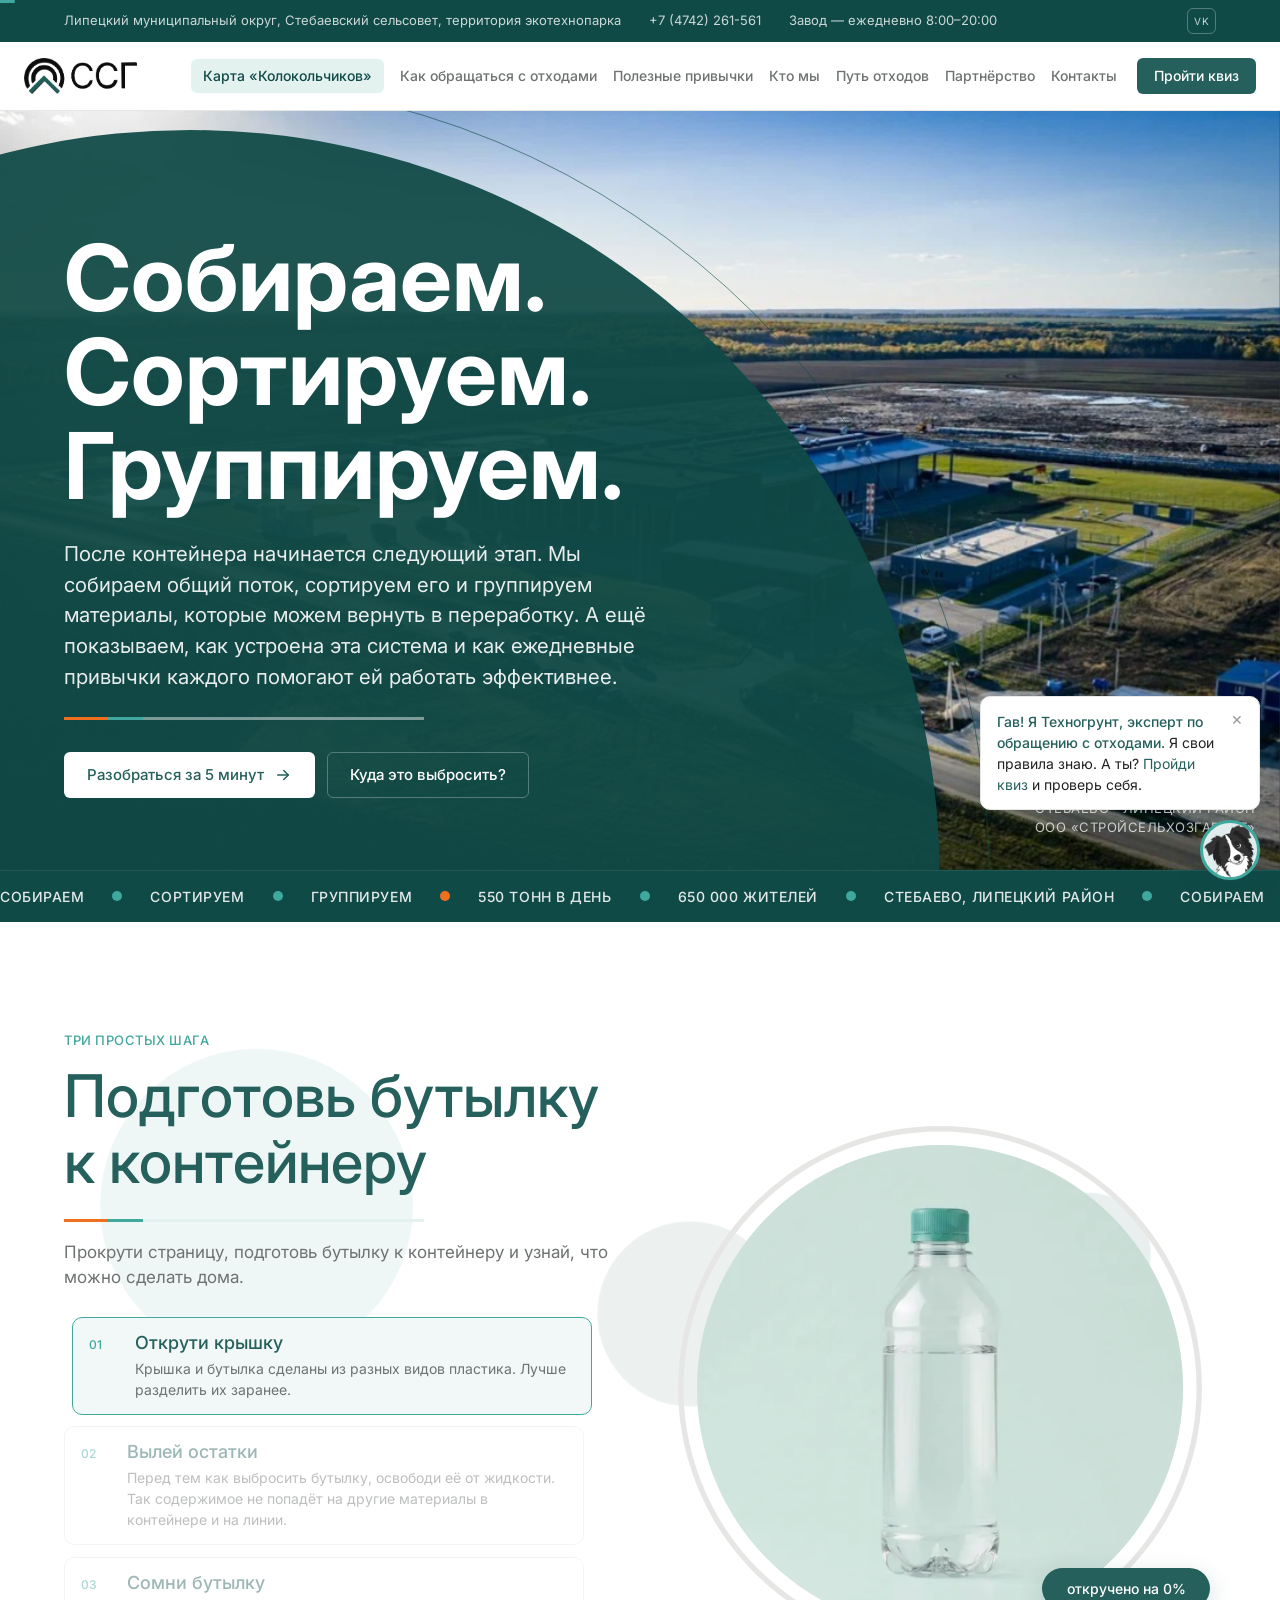
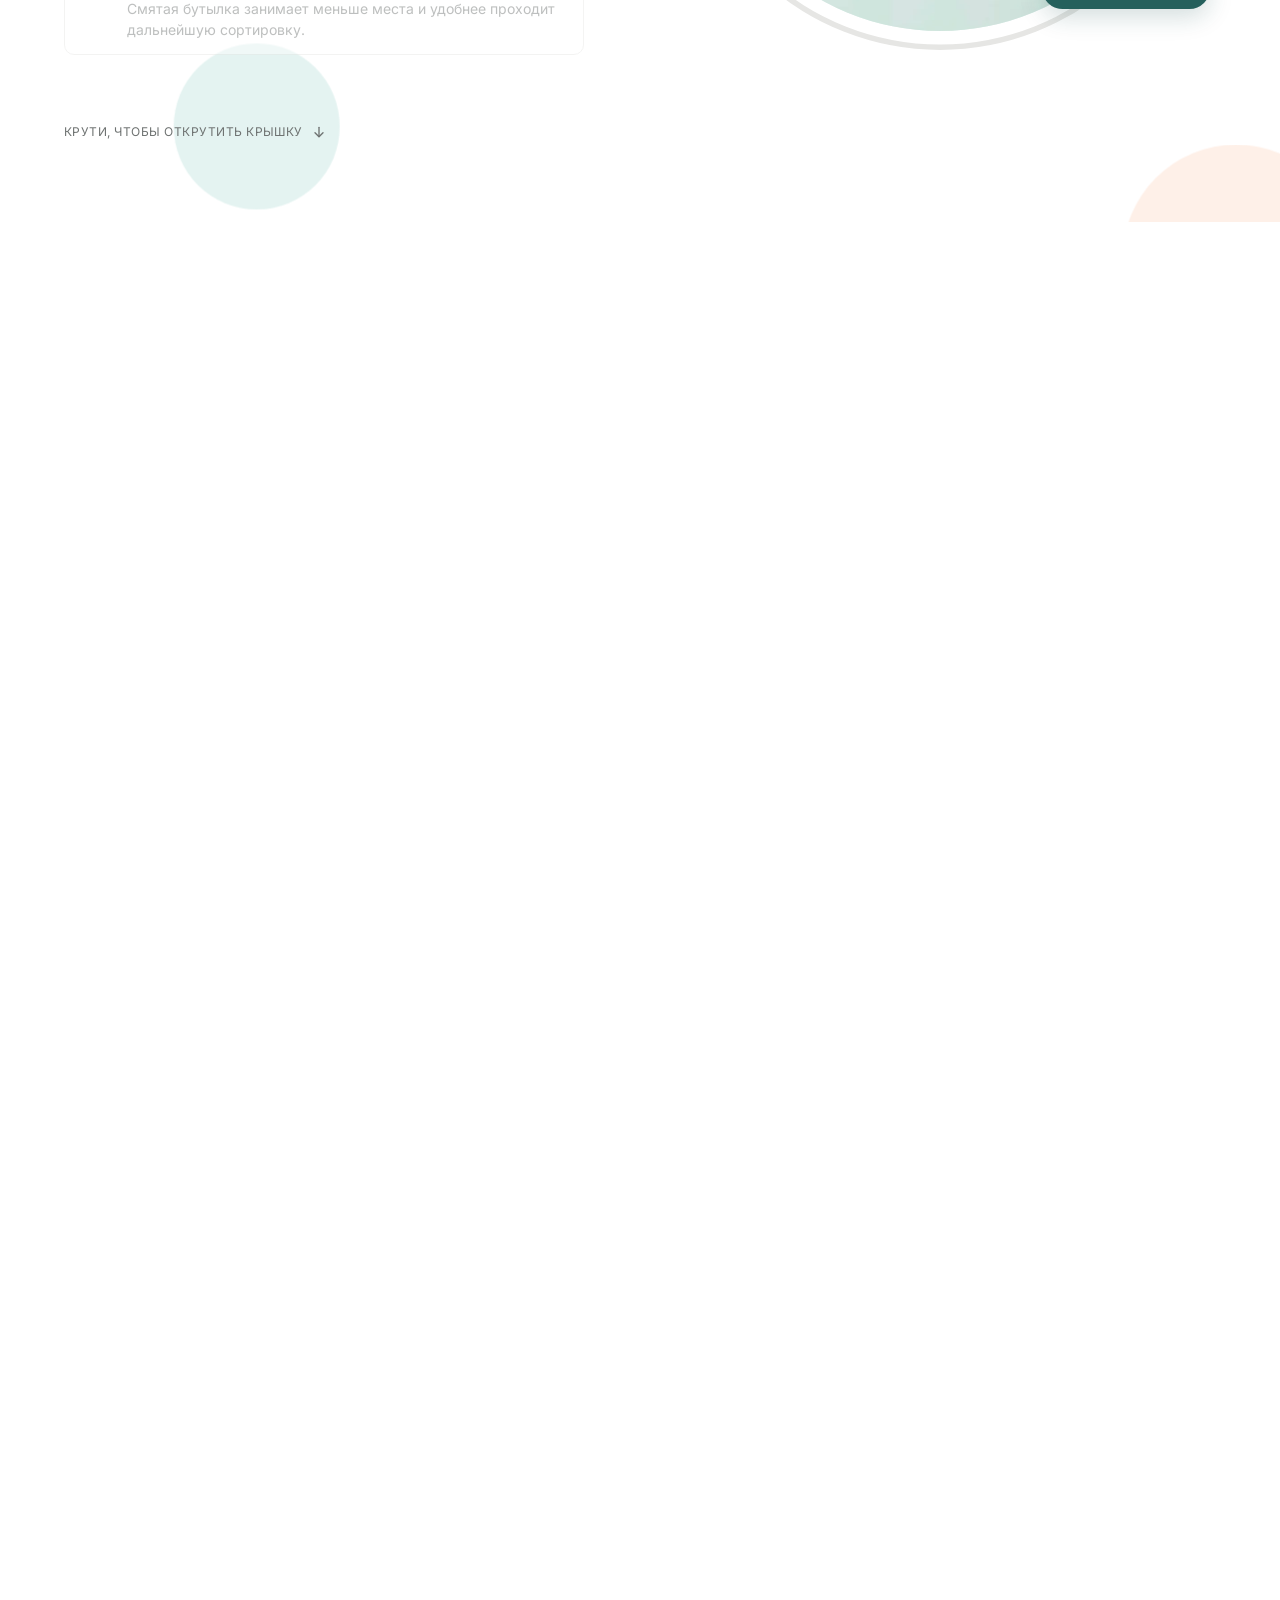
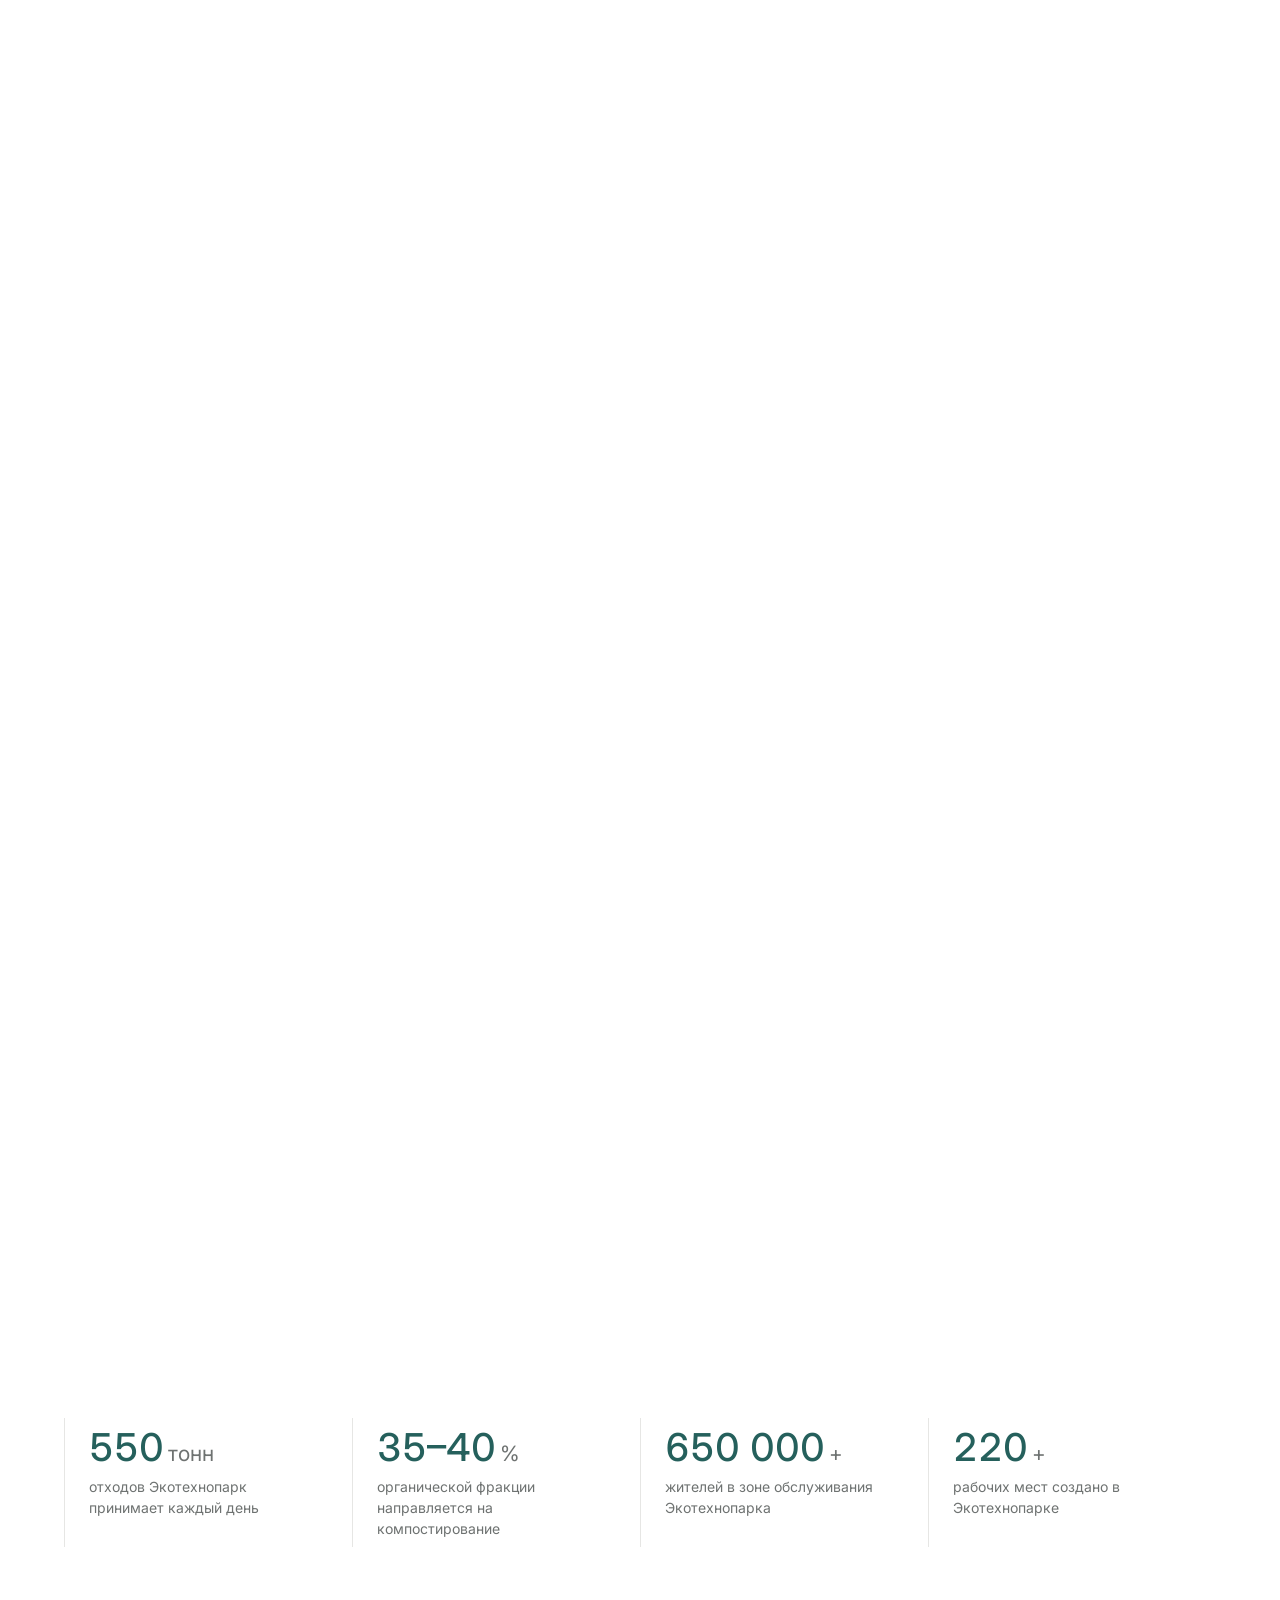
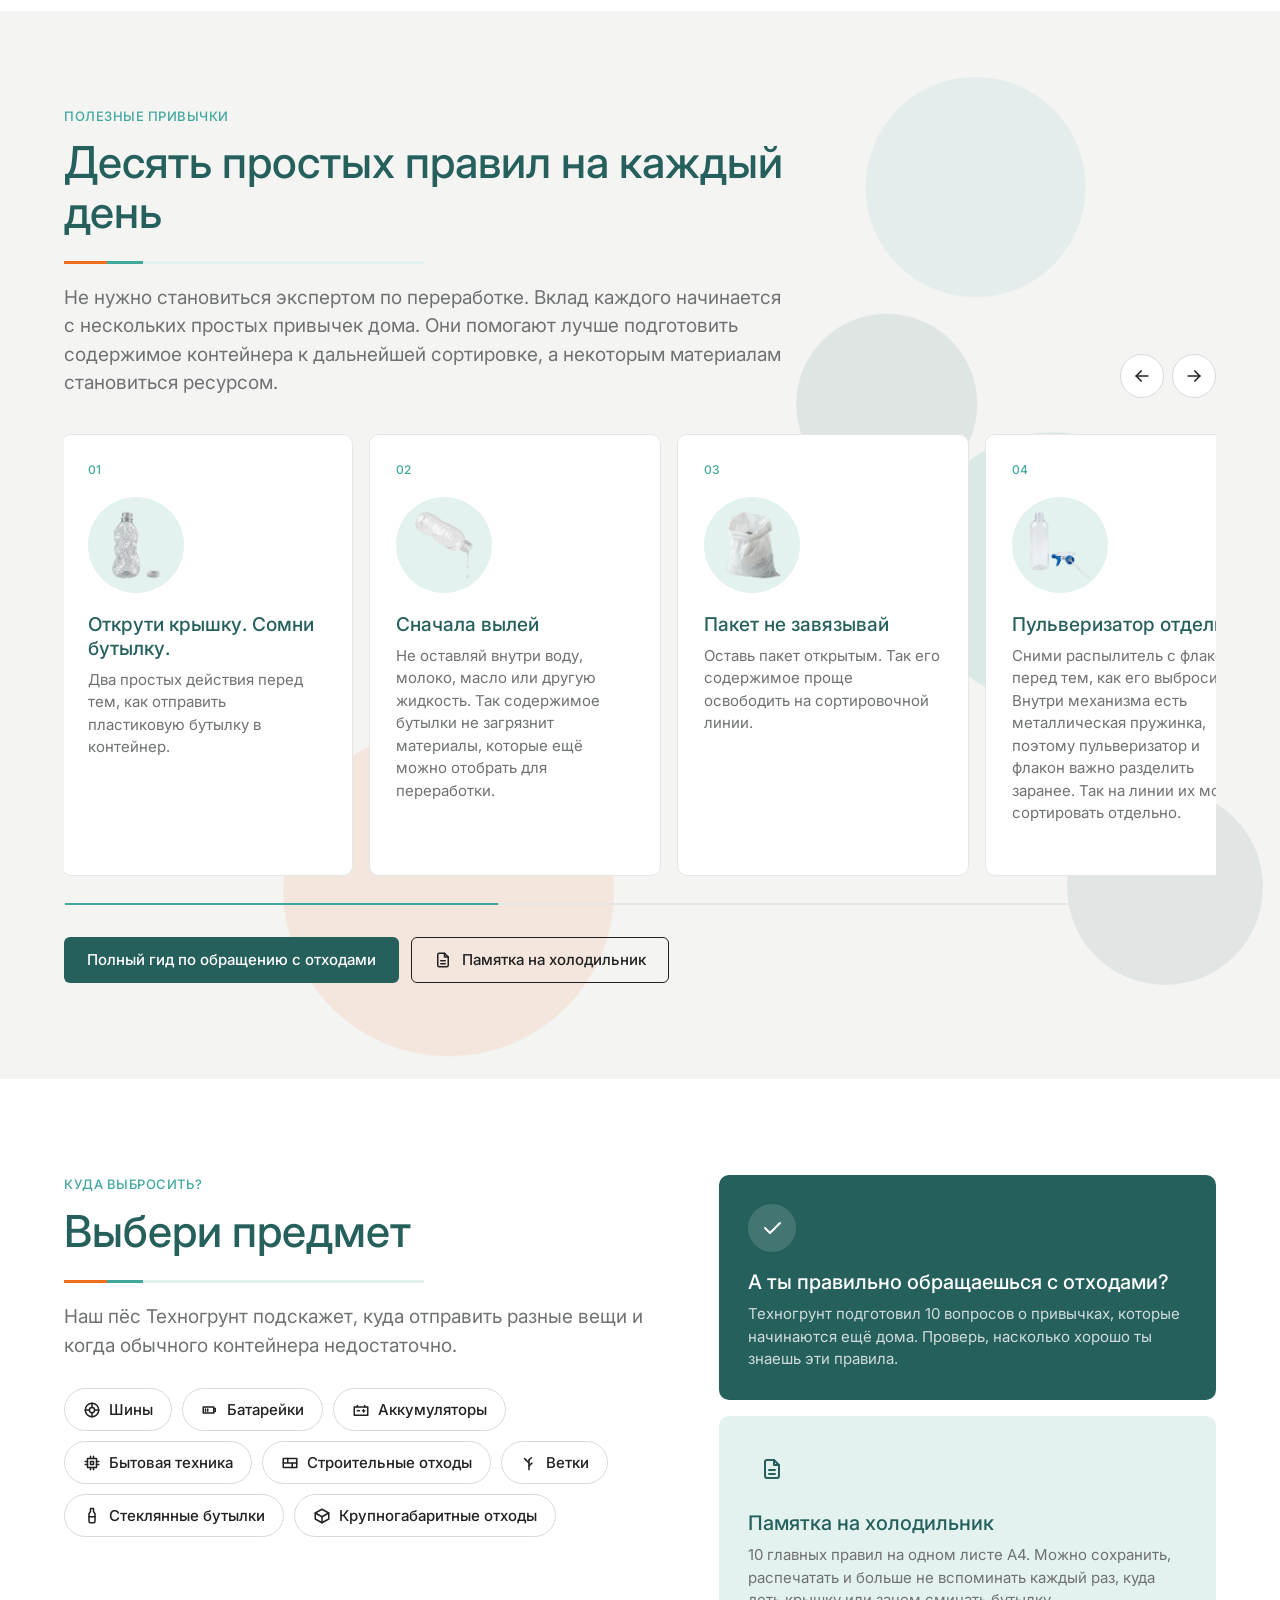
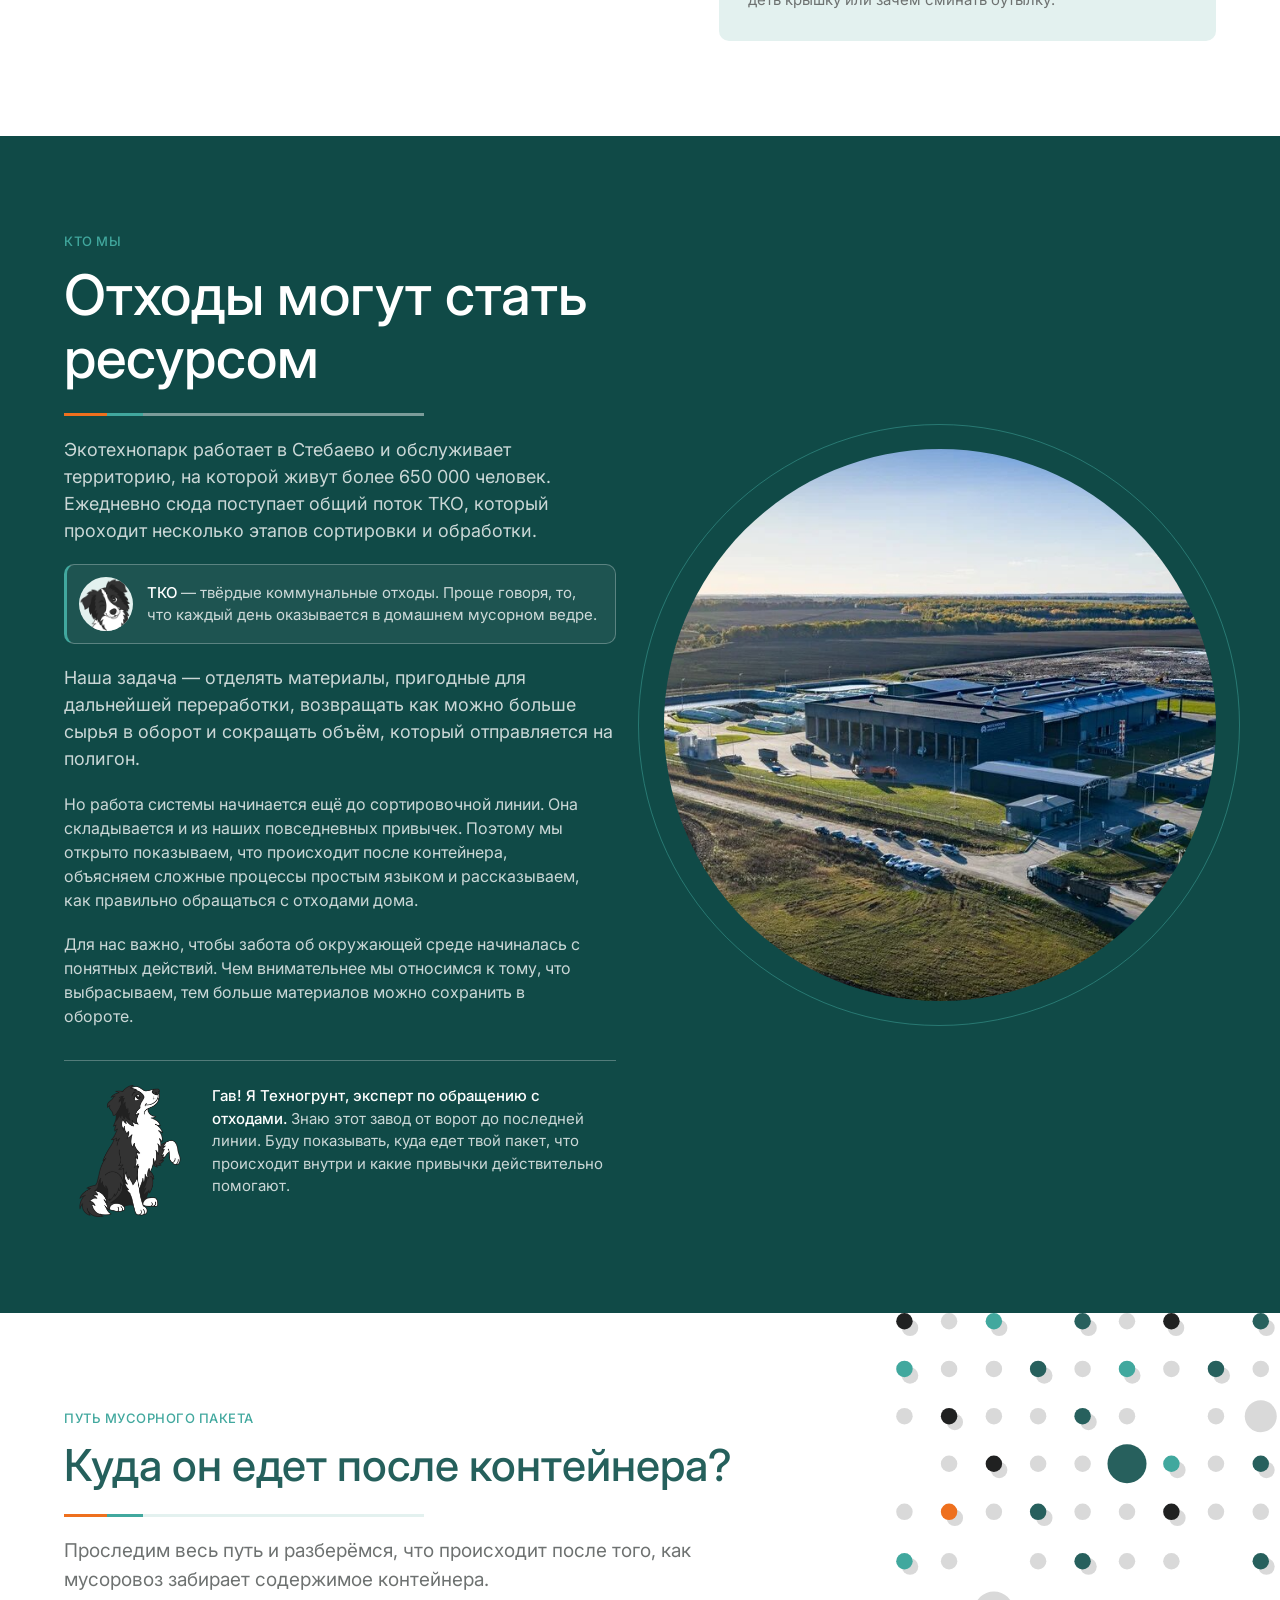
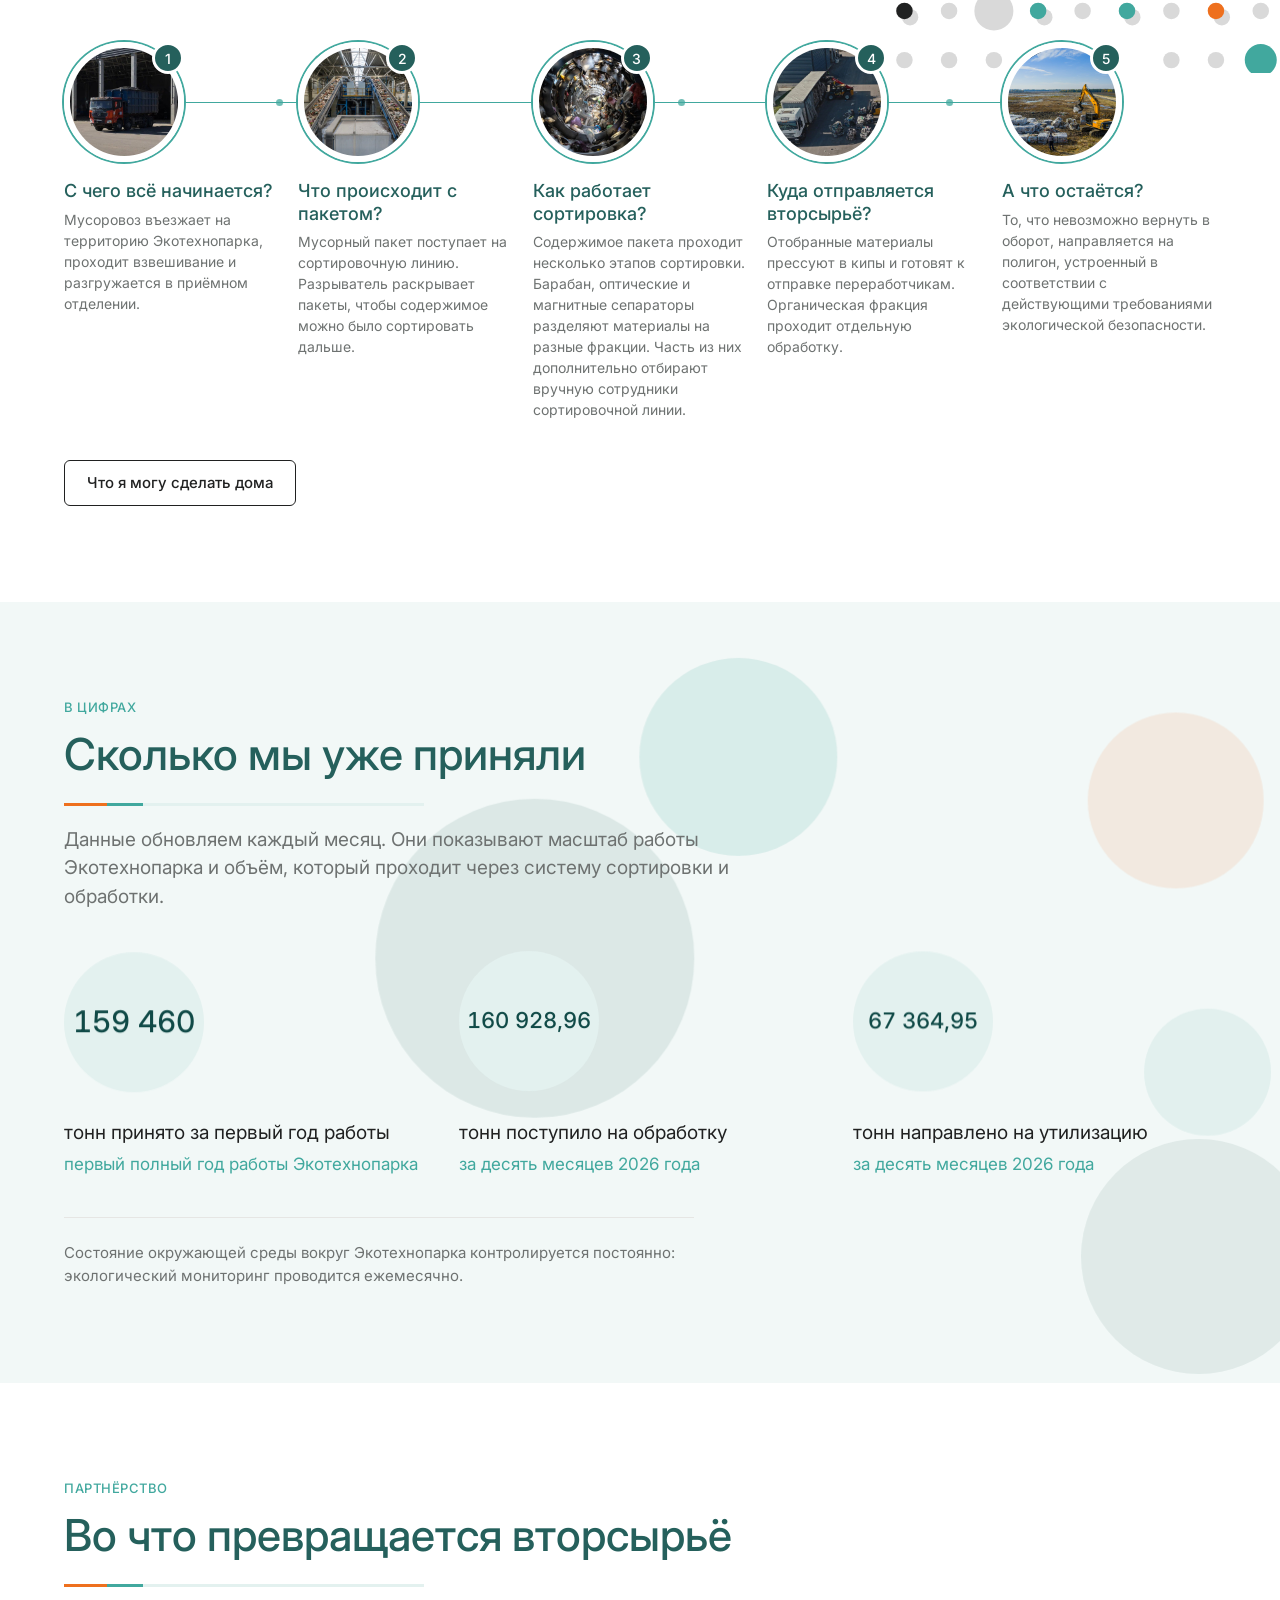
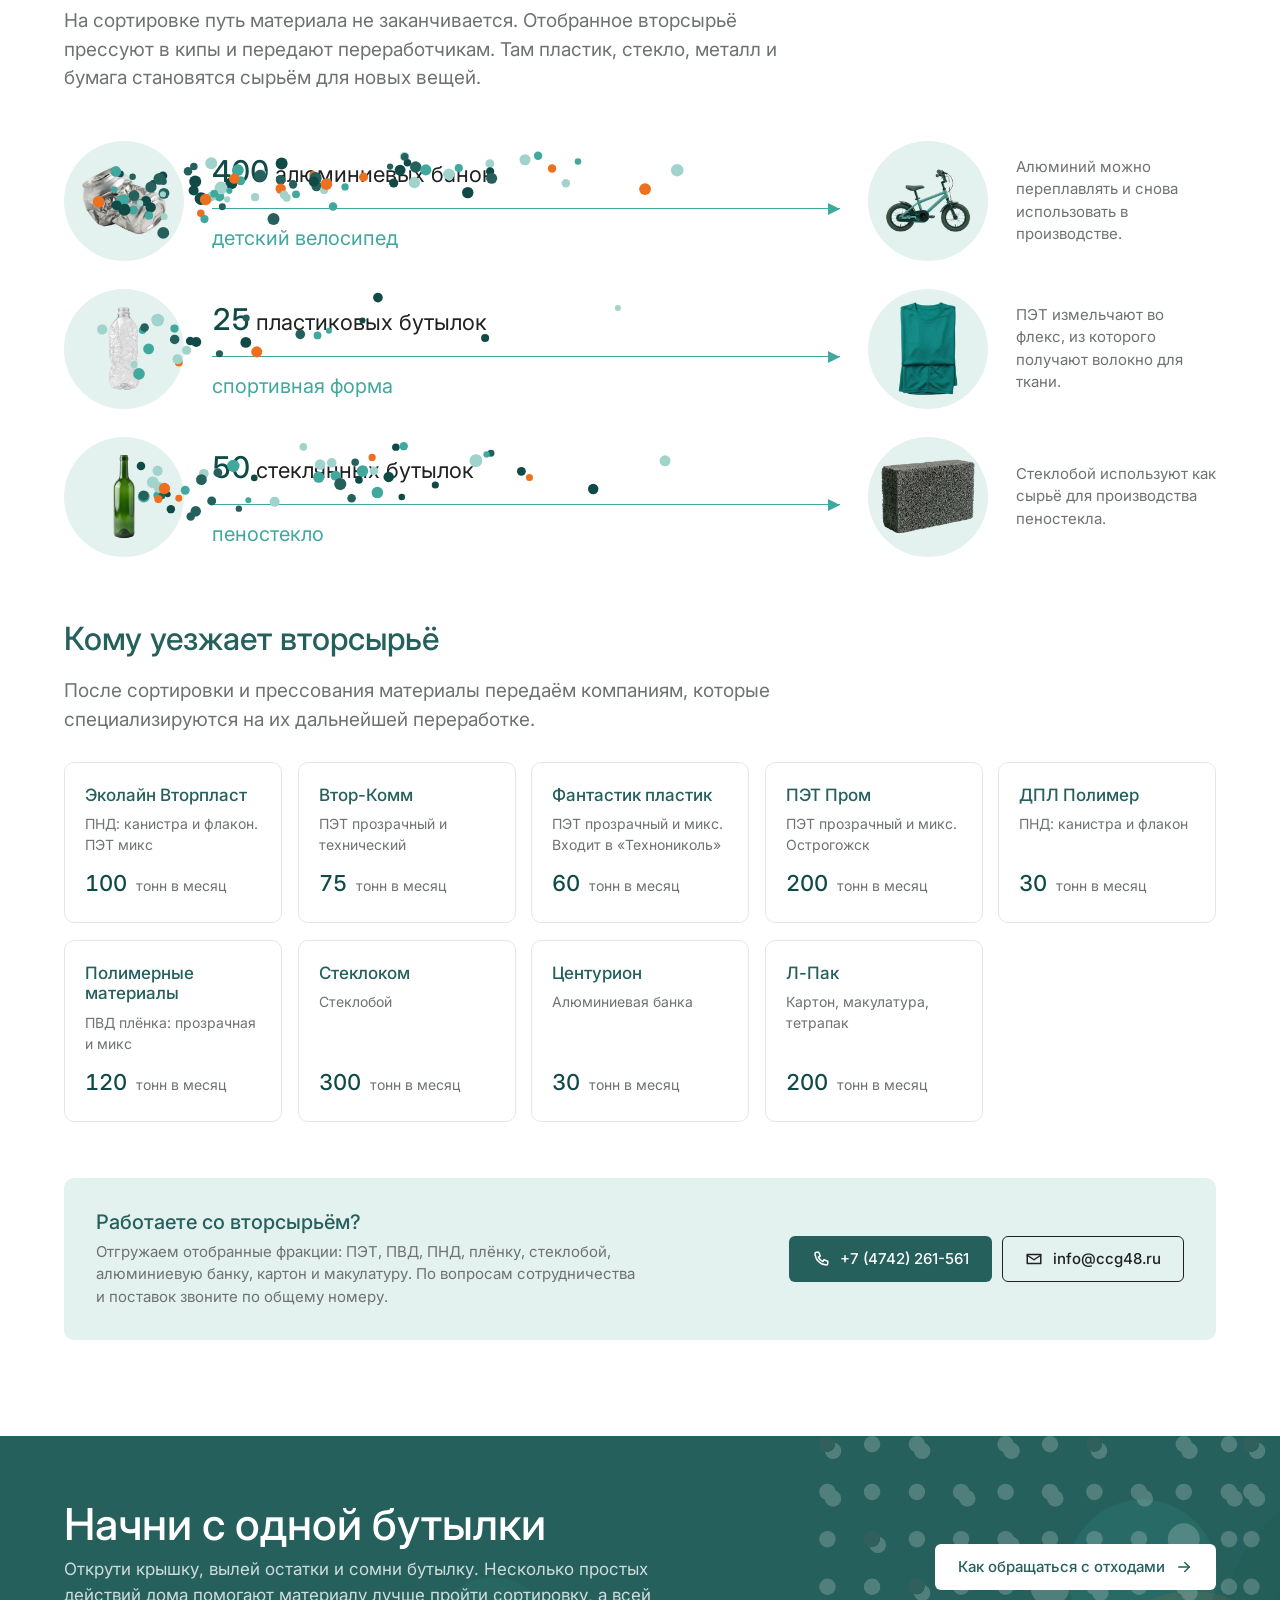
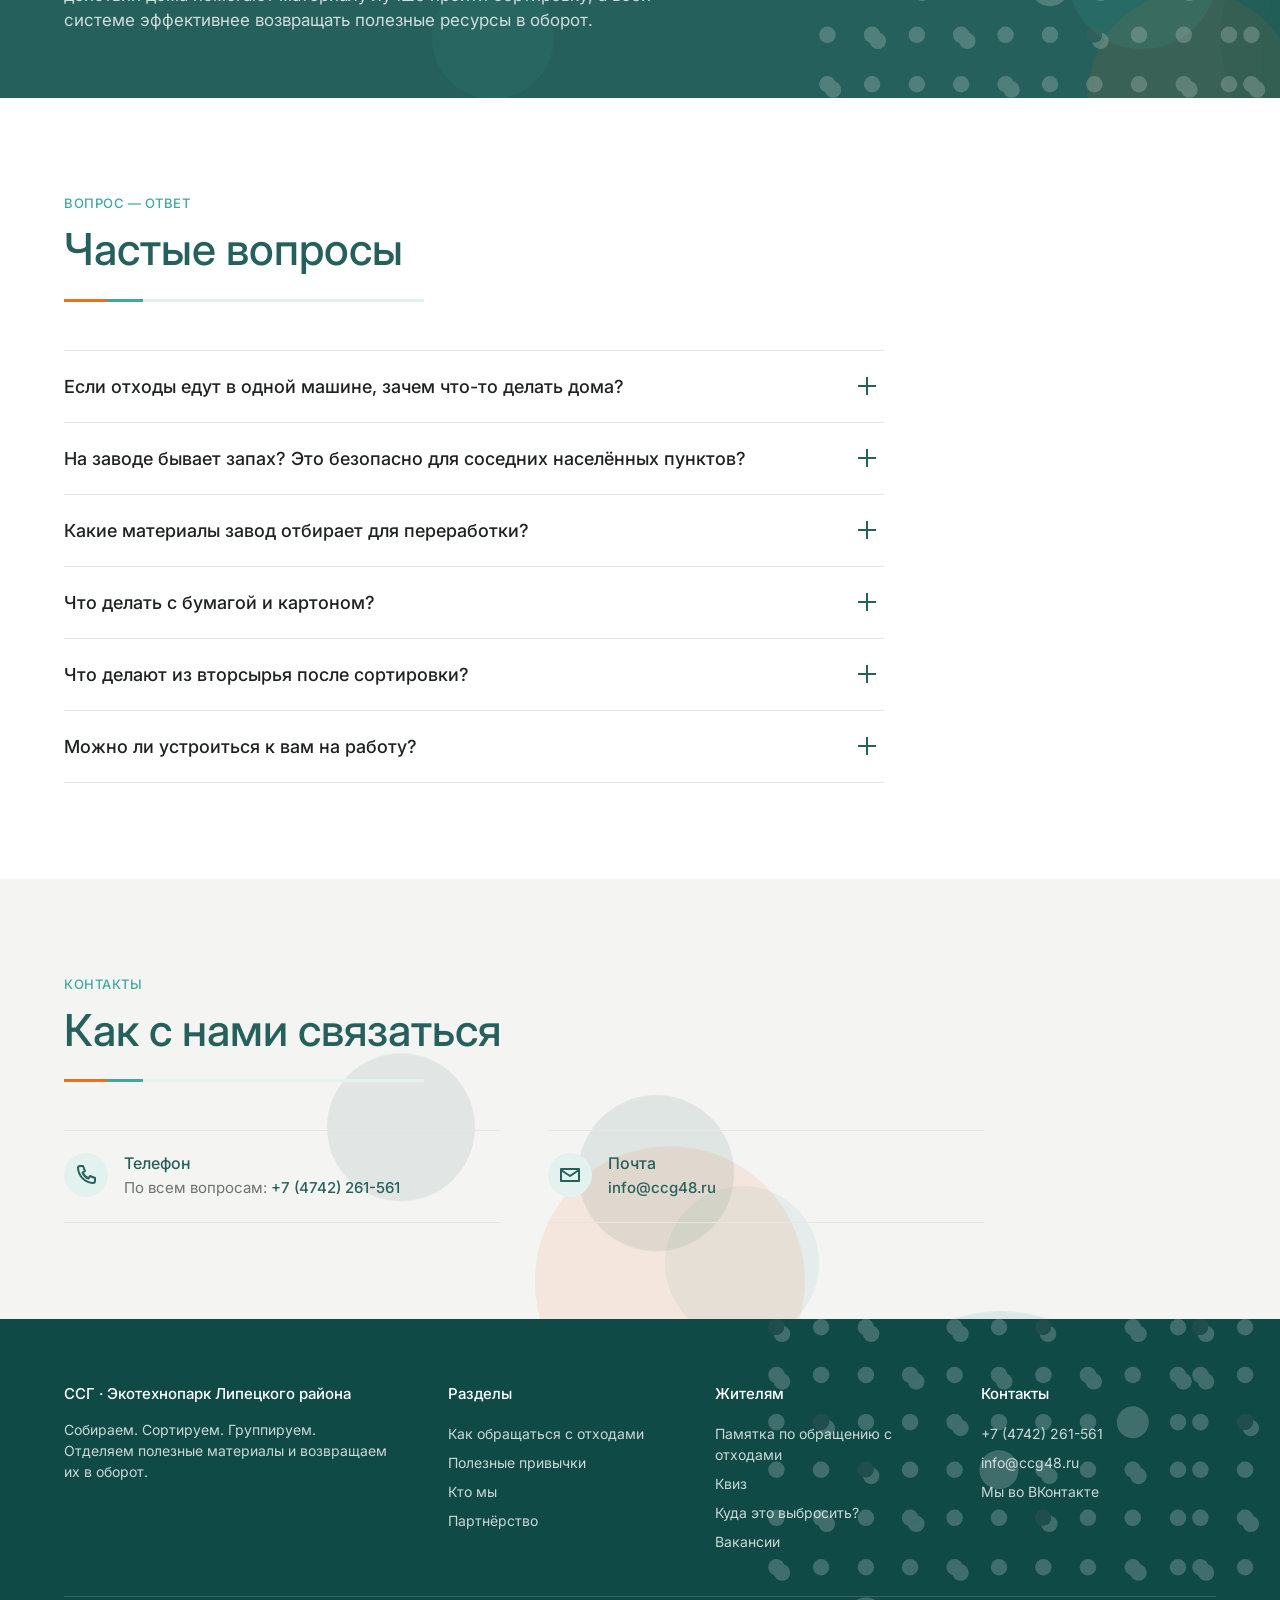
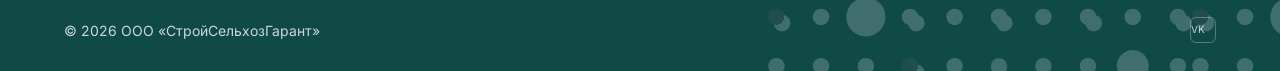
<file: index.html>
<!DOCTYPE html>
<html lang="ru">
<head>
  <meta charset="UTF-8">
  <meta name="viewport" content="width=device-width, initial-scale=1.0">
  <title>ССГ · Экотехнопарк Липецкого района</title>
  <meta name="description" content="Экотехнопарк Липецкого района: как устроена сортировка отходов, что принимаем как вторсырьё и какие привычки помогают заводу. Собираем. Сортируем. Группируем.">
  <meta name="theme-color" content="#25605C">
  <meta property="og:title" content="ССГ · Экотехнопарк Липецкого района">
  <meta property="og:description" content="Собираем. Сортируем. Группируем. Как устроена сортировка отходов в Липецке и что зависит от каждого из нас.">
  <meta property="og:image" content="https://ekotechnopark.vercel.app/assets/photos/hall-bright.jpg">
  <link rel="icon" href="assets/logo-symbol.png" type="image/png">
  <link rel="preload" href="assets/fonts/inter-cyrillic.woff2" as="font" type="font/woff2" crossorigin>
  <link rel="preload" href="assets/fonts/inter-latin.woff2" as="font" type="font/woff2" crossorigin>
  <link rel="stylesheet" href="style.css">
  <link rel="stylesheet" href="motion.css">
  <link rel="stylesheet" href="motion-max.css">
  <script>try{if(!sessionStorage.getItem('ssg-intro')&&!matchMedia('(prefers-reduced-motion: reduce)').matches)document.documentElement.classList.add('intro')}catch(e){}</script>
</head>
<body>
  <div class="scroll-progress" aria-hidden="true"></div>
  <div class="intro-screen" id="intro" aria-hidden="true"><div class="intro-words"><span>Собираем.</span><span>Сортируем.</span><span>Группируем.</span></div></div>

<svg style="display:none" aria-hidden="true">
  <symbol id="i-bottle" viewBox="0 0 24 24"><path d="M10 2h4v3l2 3v12a2 2 0 0 1-2 2h-4a2 2 0 0 1-2-2V8l2-3V2z"/><path d="M8 12h8"/></symbol>
  <symbol id="i-drop" viewBox="0 0 24 24"><path d="M12 3s6 6.5 6 11a6 6 0 0 1-12 0c0-4.5 6-11 6-11z"/></symbol>
  <symbol id="i-bag" viewBox="0 0 24 24"><path d="M5 8h14l-1 13H6L5 8z"/><path d="M9 8V6a3 3 0 0 1 6 0v2"/><path d="M9 12v2M15 12v2"/></symbol>
  <symbol id="i-spray" viewBox="0 0 24 24"><path d="M9 10h6v12H9z"/><path d="M12 10V7"/><path d="M12 7h4l2-2"/><path d="M16 7v3"/><path d="M18 3v1M20 5h1"/></symbol>
  <symbol id="i-cup" viewBox="0 0 24 24"><path d="M5 7h12l-1.5 14h-9L5 7z"/><path d="M17 9h1.5a2.5 2.5 0 0 1 0 5H16.5"/><path d="M4 4h14"/></symbol>
  <symbol id="i-can" viewBox="0 0 24 24"><path d="M7 5v14a2 2 0 0 0 2 2h6a2 2 0 0 0 2-2V5"/><ellipse cx="12" cy="5" rx="5" ry="1.8"/><path d="M7 9h10"/></symbol>
  <symbol id="i-pot" viewBox="0 0 24 24"><path d="M4 10h16v7a3 3 0 0 1-3 3H7a3 3 0 0 1-3-3v-7z"/><path d="M2 10h20"/><path d="M9 10V7h6v3"/></symbol>
  <symbol id="i-glass" viewBox="0 0 24 24"><path d="M10 2h4v4l2 3v10a2 2 0 0 1-2 2h-4a2 2 0 0 1-2-2V9l2-3V2z"/><path d="M8 13h8"/></symbol>
  <symbol id="i-battery" viewBox="0 0 24 24"><rect x="3" y="8" width="14" height="8"/><path d="M17 10h2v4h-2"/><path d="M6 10.5v3M9 10.5v3"/></symbol>
  <symbol id="i-box" viewBox="0 0 24 24"><path d="M3 8l9-5 9 5v8l-9 5-9-5V8z"/><path d="M3 8l9 5 9-5"/><path d="M12 13v8"/></symbol>
  <symbol id="i-tire" viewBox="0 0 24 24"><circle cx="12" cy="12" r="9"/><circle cx="12" cy="12" r="3.5"/><path d="M12 3v5.5M12 15.5V21M3 12h5.5M15.5 12H21"/></symbol>
  <symbol id="i-accum" viewBox="0 0 24 24"><rect x="3" y="8" width="18" height="11"/><path d="M7 6v2M17 6v2"/><path d="M7 13h3M14 13h3M15.5 11.5v3"/></symbol>
  <symbol id="i-cpu" viewBox="0 0 24 24"><rect x="6" y="6" width="12" height="12"/><rect x="10" y="10" width="4" height="4"/><path d="M3 10h3M3 14h3M18 10h3M18 14h3M10 3v3M14 3v3M10 18v3M14 18v3"/></symbol>
  <symbol id="i-brick" viewBox="0 0 24 24"><rect x="3" y="6" width="18" height="12"/><path d="M3 12h18M9 6v6M15 12v6"/></symbol>
  <symbol id="i-branch" viewBox="0 0 24 24"><path d="M12 21V8"/><path d="M12 12l-4-4"/><path d="M12 16l4-4"/><path d="M12 8l3-3"/><path d="M8 8l-2-2"/></symbol>
  <symbol id="i-file" viewBox="0 0 24 24"><path d="M14 3H7a2 2 0 0 0-2 2v14a2 2 0 0 0 2 2h10a2 2 0 0 0 2-2V8l-5-5z"/><path d="M14 3v5h5"/><path d="M9 13h6M9 17h6"/></symbol>
  <symbol id="i-check" viewBox="0 0 24 24"><path d="M5 12l5 5L20 7"/></symbol>
  <symbol id="i-arrow" viewBox="0 0 24 24"><path d="M5 12h14"/><path d="M13 6l6 6-6 6"/></symbol>
  <symbol id="i-arrow-down" viewBox="0 0 24 24"><path d="M12 5v14"/><path d="M6 13l6 6 6-6"/></symbol>
  <symbol id="i-arrow-l" viewBox="0 0 24 24"><path d="M19 12H5"/><path d="M11 18l-6-6 6-6"/></symbol>
  <symbol id="i-pin" viewBox="0 0 24 24"><path d="M12 21s-6-5.5-6-10a6 6 0 0 1 12 0c0 4.5-6 10-6 10z"/><circle cx="12" cy="11" r="2"/></symbol>
  <symbol id="i-phone" viewBox="0 0 24 24"><path d="M6 3h3l2 5-2.5 1.5a11 11 0 0 0 6 6L16 13l5 2v3a2 2 0 0 1-2 2A16 16 0 0 1 4 5a2 2 0 0 1 2-2z"/></symbol>
  <symbol id="i-mail" viewBox="0 0 24 24"><rect x="3" y="6" width="18" height="12"/><path d="M3 7l9 6 9-6"/></symbol>
  <symbol id="i-clock" viewBox="0 0 24 24"><circle cx="12" cy="12" r="9"/><path d="M12 7v5l3 2"/></symbol>
  <symbol id="i-scale" viewBox="0 0 24 24"><path d="M12 3v18"/><path d="M5 7h14"/><path d="M3 15l2.5-8 2.5 8a2.5 2.5 0 0 1-5 0z"/><path d="M16 15l2.5-8 2.5 8a2.5 2.5 0 0 1-5 0z"/></symbol>
</svg>

  <!-- ======== ТОП-БАР ======== -->
  <div class="topbar">
    <div class="container">
      <div class="topbar-left">
        <span>Липецкий муниципальный округ, Стебаевский сельсовет, территория экотехнопарка</span>
        <span class="keep"><a href="tel:+74742261561">+7 (4742) 261-561</a></span>
        <span>Завод — ежедневно 8:00–20:00</span>
      </div>
      <div class="social" aria-label="Соцсети"><a href="https://vk.ru/ssg.ecotech" target="_blank" rel="noopener">VK</a></div>
    </div>
  </div>

  <!-- ======== ШАПКА ======== -->
  <header class="header">
    <div class="container">
      <a class="logo" href="index.html" aria-label="ССГ — на главную">
        <img src="assets/logo-short.png" alt="ССГ">
      </a>
      <nav class="nav" aria-label="Основная навигация">
        <a class="map-nav" href="glass-map.html">Карта «Колокольчиков»</a>
        <a href="sorting.html">Как обращаться с отходами</a>
        <a href="#habits">Полезные привычки</a>
        <a href="#about">Кто мы</a>
        <a href="#how">Путь отходов</a>
        <a href="#partners">Партнёрство</a>
        <a href="#contacts">Контакты</a>
      </nav>
      <a class="btn btn-primary btn-sm btn-nav" href="sorting.html#quiz">Пройти квиз</a>
      <button class="burger" id="burger" type="button" aria-label="Открыть меню" aria-expanded="false" aria-controls="mobileMenu"><span></span><span></span><span></span></button>
    </div>
  </header>
  <div class="mobile-menu" id="mobileMenu">
    <a href="sorting.html">Как обращаться с отходами</a>
    <a href="#habits">Полезные привычки</a>
    <a href="#about">Кто мы</a>
    <a href="#how">Путь отходов</a>
    <a href="#partners">Партнёрство</a>
    <a href="#contacts">Контакты</a>
    <a href="sorting.html#quiz">Пройти квиз</a>
    <div class="mm-foot">
      <a href="tel:+74742261561">+7 (4742) 261-561</a>
      <a href="mailto:info@ccg48.ru">info@ccg48.ru</a>
      <span>Завод — ежедневно 8:00–20:00</span>
      <div class="social" style="margin-top:8px"><a href="https://vk.ru/ssg.ecotech" target="_blank" rel="noopener">VK</a></div>
    </div>
  </div>

  <!-- ======== HERO ======== -->
  <section class="hero">
    <img class="hero-photo" src="assets/photos/ecotechnopark-aerial.jpg" alt="Экотехнопарк Липецкого района с высоты" width="1280" height="655" fetchpriority="high">
    <video class="hero-video" muted loop playsinline preload="none" data-src="assets/video/ecotechnopark-tour-2026-11-08.mp4" aria-hidden="true"></video>
    <div class="hero-shade" aria-hidden="true"></div>
    <div class="hero-circle"></div>
    <div class="hero-ring" aria-hidden="true"></div>
    <div class="container">
      <h1 class="hero-title"><span class="line"><span>Собираем.</span></span><span class="line"><span>Сортируем.</span></span><span class="line"><span>Группируем.</span></span></h1>
      <p class="hero-sub">После контейнера начинается следующий этап. Мы собираем общий поток, сортируем его и группируем материалы, которые можем вернуть в переработку. А ещё показываем, как устроена эта система и как ежедневные привычки каждого помогают ей работать эффективнее.</p>
      <div class="seg-rule" aria-hidden="true"><span></span><span></span><span></span></div>
      <div class="hero-actions">
        <a class="btn btn-white" href="sorting.html">Разобраться за 5 минут <svg class="icon"><use href="#i-arrow"/></svg></a>
        <a class="btn btn-on-dark" href="#search">Куда это выбросить?</a>
      </div>
    </div>
    <div class="hero-meta">Стебаево · Липецкий район<br>ООО «СтройСельхозГарант»</div>
  </section>

  <!-- ======== БЕГУЩАЯ СТРОКА ======== -->
  <div class="marquee" aria-hidden="true"><div class="marquee-track"><div class="marquee-group"><span class="marquee-item">Собираем</span><span class="marquee-item">Сортируем</span><span class="marquee-item accent">Группируем</span><span class="marquee-item">550 тонн в день</span><span class="marquee-item">650 000 жителей</span><span class="marquee-item">Стебаево, Липецкий район</span></div><div class="marquee-group"><span class="marquee-item">Собираем</span><span class="marquee-item">Сортируем</span><span class="marquee-item accent">Группируем</span><span class="marquee-item">550 тонн в день</span><span class="marquee-item">650 000 жителей</span><span class="marquee-item">Стебаево, Липецкий район</span></div><div class="marquee-group"><span class="marquee-item">Собираем</span><span class="marquee-item">Сортируем</span><span class="marquee-item accent">Группируем</span><span class="marquee-item">550 тонн в день</span><span class="marquee-item">650 000 жителей</span><span class="marquee-item">Стебаево, Липецкий район</span></div><div class="marquee-group"><span class="marquee-item">Собираем</span><span class="marquee-item">Сортируем</span><span class="marquee-item accent">Группируем</span><span class="marquee-item">550 тонн в день</span><span class="marquee-item">650 000 жителей</span><span class="marquee-item">Стебаево, Липецкий район</span></div></div></div>

  <!-- ======== СОМНИ БУТЫЛКУ: покадровая сцена от скролла ======== -->
  <section class="crush" id="crush" data-cap-frames="31" data-cap-seq="assets/seq/cap/" data-cap-share="0.21" data-pour-frames="54" data-pour-seq="assets/seq/pour/" data-pour-share="0.57" data-frames="63" data-seq="assets/seq/bottle/">
    <div class="container crush-inner">
      <div class="crush-copy">
        <div class="kicker">Три простых шага</div>
        <h2>Подготовь бутылку к контейнеру</h2>
        <div class="seg-rule" aria-hidden="true"><span></span><span></span><span></span></div>
        <p class="lead">Прокрути страницу, подготовь бутылку к контейнеру и узнай, что можно сделать дома.</p>
        <ol class="crush-steps">
          <li class="crush-step" data-at="0"><span class="n">01</span><div><b>Открути крышку</b><p>Крышка и бутылка сделаны из разных видов пластика. Лучше разделить их заранее.</p></div></li>
          <li class="crush-step" data-at="0.21"><span class="n">02</span><div><b>Вылей остатки</b><p>Перед тем как выбросить бутылку, освободи её от жидкости. Так содержимое не попадёт на другие материалы в контейнере и на линии.</p></div></li>
          <li class="crush-step" data-at="0.57"><span class="n">03</span><div><b>Сомни бутылку</b><p>Смятая бутылка занимает меньше места и удобнее проходит дальнейшую сортировку.</p></div></li>
        </ol>
        <p class="crush-final">Готово. Бутылка подготовлена к сортировке на заводе.</p>
        <div class="crush-hint"><span>Крути, чтобы открутить крышку</span> <svg class="icon" aria-hidden="true"><use href="#i-arrow-down"/></svg></div>
      </div>
      <div class="crush-stage">
        <svg class="crush-ring" viewBox="0 0 100 100" aria-hidden="true"><circle class="track" cx="50" cy="50" r="48"/><circle class="fill" cx="50" cy="50" r="48"/></svg>
        <div class="crush-disc"><canvas id="crushCanvas" width="720" height="720" role="img" aria-label="По мере прокрутки страницы крышка откручивается, жидкость выливается, бутылка сминается"></canvas></div>
        <div class="crush-badge" id="crushBadge"><span id="crushBadgeLabel">откручено на</span> <b>0%</b></div>
      </div>
    </div>
  </section>

  <!-- ======== ЦИФРЫ ======== -->
  <section class="section" style="padding-bottom:64px">
    <div class="container">
      <div class="stats reveal-group">
        <div class="stat"><div class="num"><span data-count="550">550</span><small>тонн</small></div><div class="cap">отходов Экотехнопарк принимает каждый день</div></div>
        <div class="stat"><div class="num"><span data-count="35">35</span>–<span data-count="40">40</span><small>%</small></div><div class="cap">органической фракции направляется на компостирование</div></div>
        <div class="stat"><div class="num"><span data-count="650000">650 000</span><small>+</small></div><div class="cap">жителей в зоне обслуживания Экотехнопарка</div></div>
        <div class="stat"><div class="num"><span data-count="220">220</span><small>+</small></div><div class="cap">рабочих мест создано в Экотехнопарке</div></div>
      </div>
    </div>
  </section>

  <!-- ======== ПРИВЫЧКИ ======== -->
  <section class="section alt" id="habits">
    <div class="container">
      <div class="habits-head">
        <div class="section-head reveal" style="margin-bottom:0">
          <div class="kicker">Полезные привычки</div>
          <h2>Десять простых правил на каждый день</h2>
          <div class="seg-rule" aria-hidden="true"><span></span><span></span><span></span></div>
          <p class="lead">Не нужно становиться экспертом по переработке. Вклад каждого начинается с нескольких простых привычек дома. Они помогают лучше подготовить содержимое контейнера к дальнейшей сортировке, а некоторым материалам становиться ресурсом.</p>
        </div>
        <div class="strip-controls">
          <button type="button" id="stripPrev" aria-label="Назад"><svg class="icon"><use href="#i-arrow-l"/></svg></button>
          <button type="button" id="stripNext" aria-label="Вперёд"><svg class="icon"><use href="#i-arrow"/></svg></button>
        </div>
      </div>
      <div class="habit-strip reveal-group" id="habitStrip">
        <article class="habit"><div class="idx">01</div><div class="cut-disc"><img src="assets/cutouts/habit-01.webp" alt="" fetchpriority="low"></div><h3>Открути крышку. Сомни бутылку.</h3><p>Два простых действия перед тем, как отправить пластиковую бутылку в контейнер.</p></article>
        <article class="habit"><div class="idx">02</div><div class="cut-disc"><img src="assets/cutouts/habit-02.webp" alt="" fetchpriority="low"></div><h3>Сначала вылей</h3><p>Не оставляй внутри воду, молоко, масло или другую жидкость. Так содержимое бутылки не загрязнит материалы, которые ещё можно отобрать для переработки.</p></article>
        <article class="habit"><div class="idx">03</div><div class="cut-disc"><img src="assets/cutouts/habit-03.webp" alt="" fetchpriority="low"></div><h3>Пакет не завязывай</h3><p>Оставь пакет открытым. Так его содержимое проще освободить на сортировочной линии.</p></article>
        <article class="habit"><div class="idx">04</div><div class="cut-disc"><img src="assets/cutouts/habit-04.webp" alt="" fetchpriority="low"></div><h3>Пульверизатор отдельно</h3><p>Сними распылитель с флакона перед тем, как его выбросить. Внутри механизма есть металлическая пружинка, поэтому пульверизатор и флакон важно разделить заранее. Так на линии их можно сортировать отдельно.</p></article>
        <article class="habit"><div class="idx">05</div><div class="cut-disc"><img src="assets/cutouts/habit-05.webp" alt="" fetchpriority="low"></div><h3>Стаканчик не в макулатуру</h3><p>Бумажный стаканчик только выглядит бумажным. Внутри есть защитное покрытие, из-за которого его нельзя перерабатывать вместе с обычной макулатурой. Лучшее решение на каждый день — многоразовая кружка.</p></article>
        <article class="habit"><div class="idx">06</div><div class="cut-disc"><img src="assets/cutouts/habit-06.webp" alt="" fetchpriority="low"></div><h3>Банки без отдельного пакета</h3><p>Не заворачивай консервные банки в дополнительный пакет. Так их проще заметить и отобрать на линии.</p></article>
        <article class="habit"><div class="idx">07</div><div class="cut-disc"><img src="assets/cutouts/habit-07.webp" alt="" fetchpriority="low"></div><h3>Кастрюли и сковородки в обычный контейнер</h3><p>Старая кастрюля или сковородка не требует отдельной упаковки. Её можно отправить в обычный контейнер, дальше она проходит через общий поток.</p></article>
        <article class="habit"><div class="idx">08</div><div class="cut-disc"><img src="assets/cutouts/habit-08.webp" alt="" fetchpriority="low"></div><h3>Стекло оставь целым</h3><p>Не разбивай стеклянные бутылки специально. Целое стекло безопаснее для сотрудников сортировочной линии и удобнее в дальнейшей сортировке.</p></article>
        <article class="habit"><div class="idx">09</div><div class="cut-disc"><img src="assets/cutouts/habit-09.webp" alt="" fetchpriority="low"></div><h3>Батарейки сдавай отдельно</h3><p>Батарейки содержат токсичные вещества. При неправильном обращении одна батарейка может загрязнить до 1 м³ почвы. Поэтому батарейки нужно сдавать отдельно.</p></article>
        <article class="habit"><div class="idx">10</div><div class="cut-disc"><img src="assets/cutouts/habit-10.webp" alt="" fetchpriority="low"></div><h3>Мебель — в отдельные отсеки</h3><p>Старая мебель и другие крупные предметы не должны попадать в обычный контейнер. Для них предназначены отдельные отсеки на контейнерной площадке.</p></article>
      </div>
      <div class="habits-actions">
        <a class="btn btn-primary" href="sorting.html">Полный гид по обращению с отходами</a>
        <a class="btn btn-secondary" href="memo.html"><svg class="icon"><use href="#i-file"/></svg> Памятка на холодильник</a>
      </div>
    </div>
  </section>

  <!-- ======== КУДА ВЫБРОСИТЬ + КВИЗ ======== -->
  <section class="section" id="search">
    <div class="container">
      <div class="interactive-grid">
        <div>
          <div class="section-head reveal" style="margin-bottom:28px">
            <div class="kicker">Куда выбросить?</div>
            <h2>Выбери предмет</h2>
            <div class="seg-rule" aria-hidden="true"><span></span><span></span><span></span></div>
            <p class="lead">Наш пёс Техногрунт подскажет, куда отправить разные вещи и когда обычного контейнера недостаточно.</p>
          </div>
          <div class="chip-row reveal-group" id="chipRow">
            <button class="chip" data-cat="tires" type="button"><svg class="icon"><use href="#i-tire"/></svg>Шины</button>
            <button class="chip" data-cat="batteries" type="button"><svg class="icon"><use href="#i-battery"/></svg>Батарейки</button>
            <button class="chip" data-cat="accum" type="button"><svg class="icon"><use href="#i-accum"/></svg>Аккумуляторы</button>
            <button class="chip" data-cat="tech" type="button"><svg class="icon"><use href="#i-cpu"/></svg>Бытовая техника</button>
            <button class="chip" data-cat="constr" type="button"><svg class="icon"><use href="#i-brick"/></svg>Строительные отходы</button>
            <button class="chip" data-cat="branches" type="button"><svg class="icon"><use href="#i-branch"/></svg>Ветки</button>
            <button class="chip" data-cat="glass" id="glass" type="button"><svg class="icon"><use href="#i-glass"/></svg>Стеклянные бутылки</button>
            <button class="chip" data-cat="bulky" type="button"><svg class="icon"><use href="#i-box"/></svg>Крупногабаритные отходы</button>
          </div>
          <div class="chip-answer" id="chipAnswer" aria-live="polite">
            <div class="cut-disc"><img id="chipImg" src="assets/cutouts/cat-tires.webp" alt="" loading="lazy"></div>
            <div>
              <span class="status-tag" id="chipStatus"></span>
              <h3 id="chipTitle"></h3>
              <dl class="chip-facts" id="chipFacts"></dl>
            </div>
            <figure class="glass-memo" id="glassMemo" hidden>
              <img src="assets/maps/glass-addresses.jpg" width="1024" height="1280" loading="lazy" alt="Памятка с картой и адресами 20 контейнеров для стекла в Липецке">
              <figcaption>
                <a class="btn btn-primary btn-sm" href="glass-map.html"><svg class="icon" aria-hidden="true"><use href="#i-pin"/></svg>Открыть карту</a>
                <a class="memo-download" href="assets/maps/glass-addresses.jpg" download>Скачать памятку (JPG)</a>
              </figcaption>
            </figure>
          </div>
        </div>
        <div class="interactive-side">
          <a class="card card-green reveal" href="sorting.html#quiz" style="--i:1">
            <div class="icon-disc"><svg class="icon"><use href="#i-check"/></svg></div>
            <h3>А ты правильно обращаешься с отходами?</h3>
            <p>Техногрунт подготовил 10 вопросов о привычках, которые начинаются ещё дома. Проверь, насколько хорошо ты знаешь эти правила.</p>
          </a>
          <a class="card card-mint reveal" href="memo.html" style="--i:2">
            <div class="icon-disc"><svg class="icon"><use href="#i-file"/></svg></div>
            <h3>Памятка на холодильник</h3>
            <p>10 главных правил на одном листе А4. Можно сохранить, распечатать и больше не вспоминать каждый раз, куда деть крышку или зачем сминать бутылку.</p>
          </a>
        </div>
      </div>
    </div>
  </section>

  <!-- ======== КТО МЫ ======== -->
  <section class="section dark about" id="about">
    <div class="container">
      <div class="reveal">
        <div class="kicker">Кто мы</div>
        <h2>Отходы могут стать ресурсом</h2>
        <div class="seg-rule" aria-hidden="true"><span></span><span></span><span></span></div>
        <p>Экотехнопарк работает в Стебаево и обслуживает территорию, на которой живут более 650 000 человек. Ежедневно сюда поступает общий поток ТКО, который проходит несколько этапов сортировки и обработки.</p>
        <aside class="tko-note">
          <div class="tko-face"><img src="assets/dog/face.webp" alt="" width="512" height="512" loading="lazy"></div>
          <p><b>ТКО</b> — твёрдые коммунальные отходы. Проще говоря, то, что каждый день оказывается в домашнем мусорном ведре.</p>
        </aside>
        <p>Наша задача — отделять материалы, пригодные для дальнейшей переработки, возвращать как можно больше сырья в оборот и сокращать объём, который отправляется на полигон.</p>
        <p class="muted-dark">Но работа системы начинается ещё до сортировочной линии. Она складывается и из наших повседневных привычек. Поэтому мы открыто показываем, что происходит после контейнера, объясняем сложные процессы простым языком и рассказываем, как правильно обращаться с отходами дома.</p>
        <p class="muted-dark">Для нас важно, чтобы забота об окружающей среде начиналась с понятных действий. Чем внимательнее мы относимся к тому, что выбрасываем, тем больше материалов можно сохранить в обороте.</p>
        <div class="mascot-line mascot-plain">
          <div class="mascot-disc"><img src="assets/dog/point.webp" alt="Техногрунт" width="512" height="512" loading="lazy"></div>
          <p><b>Гав! Я Техногрунт, эксперт по обращению с отходами.</b> Знаю этот завод от ворот до последней линии. Буду показывать, куда едет твой пакет, что происходит внутри и какие привычки действительно помогают.</p>
        </div>
      </div>
      <div class="about-media reveal from-right" style="--i:1">
        <div class="circle"><img src="assets/photos/about-aerial.jpg" alt="Территория и корпуса Экотехнопарка с высоты" width="1280" height="655" loading="lazy" decoding="async"></div>
      </div>
    </div>
  </section>

  <!-- ======== ПУТЬ ПАКЕТА ======== -->
  <section class="section" id="how">
    <div class="pattern-side head-only" aria-hidden="true"></div>
    <div class="container">
      <div class="section-head reveal">
        <div class="kicker">Путь мусорного пакета</div>
        <h2>Куда он едет после контейнера?</h2>
        <div class="seg-rule" aria-hidden="true"><span></span><span></span><span></span></div>
        <p class="lead">Проследим весь путь и разберёмся, что происходит после того, как мусоровоз забирает содержимое контейнера.</p>
      </div>
      <div class="process">
        <div class="pstep reveal" style="--i:0"><div class="circle"><img src="assets/photos/process-arrival-720.jpg" alt="Мусоровоз у приёмного отделения Экотехнопарка" width="720" height="720" loading="lazy"></div><span class="num">1</span><div><h3>С чего всё начинается?</h3><p>Мусоровоз въезжает на территорию Экотехнопарка, проходит взвешивание и разгружается в приёмном отделении.</p></div></div>
        <div class="pstep reveal" style="--i:1"><div class="circle"><img src="assets/photos/process-line-720.jpg" alt="Конвейеры подают отходы на сортировочную линию" width="720" height="720" loading="lazy"></div><span class="num">2</span><div><h3>Что происходит с пакетом?</h3><p>Мусорный пакет поступает на сортировочную линию. Разрыватель раскрывает пакеты, чтобы содержимое можно было сортировать дальше.</p></div></div>
        <div class="pstep reveal" style="--i:2"><div class="circle"><img src="assets/photos/process-sorting-720.jpg" alt="Отходы внутри сортировочного барабана" width="720" height="720" loading="lazy"></div><span class="num">3</span><div><h3>Как работает сортировка?</h3><p>Содержимое пакета проходит несколько этапов сортировки. Барабан, оптические и магнитные сепараторы разделяют материалы на разные фракции. Часть из них дополнительно отбирают вручную сотрудники сортировочной линии.</p></div></div>
        <div class="pstep reveal" style="--i:3"><div class="circle"><img src="assets/photos/process-shipping-720.jpg" alt="Погрузка кип вторсырья в фуру для отправки переработчикам" width="720" height="720" loading="lazy"></div><span class="num">4</span><div><h3>Куда отправляется вторсырьё?</h3><p>Отобранные материалы прессуют в кипы и готовят к отправке переработчикам. Органическая фракция проходит отдельную обработку.</p></div></div>
        <div class="pstep reveal" style="--i:4"><div class="circle"><img src="assets/photos/process-landfill-720.jpg" alt="Экскаватор укладывает спрессованные отходы на полигоне" width="720" height="720" loading="lazy"></div><span class="num">5</span><div><h3>А что остаётся?</h3><p>То, что невозможно вернуть в оборот, направляется на полигон, устроенный в соответствии с действующими требованиями экологической безопасности.</p></div></div>
      </div>
      <div class="process-foot reveal">
        <a class="btn btn-secondary" href="sorting.html">Что я могу сделать дома</a>
      </div>
    </div>
  </section>

  <!-- ======== ПОКАЗАТЕЛИ ======== -->
  <section class="section tint" id="figures">
    <div class="container">
      <div class="section-head reveal">
        <div class="kicker">В цифрах</div>
        <h2>Сколько мы уже приняли</h2>
        <div class="seg-rule" aria-hidden="true"><span></span><span></span><span></span></div>
        <p class="lead">Данные обновляем каждый месяц. Они показывают масштаб работы Экотехнопарка и объём, который проходит через систему сортировки и обработки.</p>
      </div>
      <div class="figures reveal-group">
        <div class="figure"><div class="disc"><span data-count="159460">159 460</span></div><div class="what">тонн принято за первый год работы</div><div class="out">первый полный год работы Экотехнопарка</div></div>
        <div class="figure"><div class="disc"><span data-count="160928.96" data-decimals="2">160 928,96</span></div><div class="what">тонн поступило на обработку</div><div class="out">за десять месяцев 2026 года</div></div>
        <div class="figure"><div class="disc"><span data-count="67364.95" data-decimals="2">67 364,95</span></div><div class="what">тонн направлено на утилизацию</div><div class="out">за десять месяцев 2026 года</div></div>
      </div>
      <p class="figures-note reveal">Состояние окружающей среды вокруг Экотехнопарка контролируется постоянно: экологический мониторинг проводится ежемесячно.</p>
    </div>
  </section>

  <!-- ======== ПАРТНЁРСТВО ======== -->
  <section class="section" id="partners">
    <div class="container">
      <div class="section-head reveal">
        <div class="kicker">Партнёрство</div>
        <h2>Во что превращается вторсырьё</h2>
        <div class="seg-rule" aria-hidden="true"><span></span><span></span><span></span></div>
        <p class="lead">На сортировке путь материала не заканчивается. Отобранное вторсырьё прессуют в кипы и передают переработчикам. Там пластик, стекло, металл и бумага становятся сырьём для новых вещей.</p>
      </div>
      <div class="transform-rows">
        <div class="trow reveal" style="--i:0">
          <div class="cut-disc"><img src="assets/cutouts/partner-can.webp" alt="" loading="lazy"></div>
          <div><div class="qty"><b data-count="400">400</b>алюминиевых банок</div><div class="leader"></div><div class="out">детский велосипед</div></div>
          <div class="cut-disc product-disc"><img src="assets/cutouts/partner-bike.webp" alt="Детский велосипед" loading="lazy"></div>
          <div class="product">Алюминий можно переплавлять и снова использовать в производстве.</div>
        </div>
        <div class="trow reveal" style="--i:1">
          <div class="cut-disc"><img src="assets/cutouts/partner-pet.webp" alt="" loading="lazy"></div>
          <div><div class="qty"><b data-count="25">25</b>пластиковых бутылок</div><div class="leader"></div><div class="out">спортивная форма</div></div>
          <div class="cut-disc product-disc"><img src="assets/cutouts/partner-sportswear.webp" alt="Спортивная форма" loading="lazy"></div>
          <div class="product">ПЭТ измельчают во флекс, из которого получают волокно для ткани.</div>
        </div>
        <div class="trow reveal" style="--i:2">
          <div class="cut-disc"><img src="assets/cutouts/partner-glass.webp" alt="" loading="lazy"></div>
          <div><div class="qty"><b data-count="50">50</b>стеклянных бутылок</div><div class="leader"></div><div class="out">пеностекло</div></div>
          <div class="cut-disc product-disc"><img src="assets/cutouts/partner-foamglass.webp" alt="Пеностекло" loading="lazy"></div>
          <div class="product">Стеклобой используют как сырьё для производства пеностекла.</div>
        </div>
      </div>
      <div class="partners-block">
        <div class="section-head reveal" style="margin:64px 0 28px">
          <h3 class="h2-sub">Кому уезжает вторсырьё</h3>
          <p class="lead">После сортировки и прессования материалы передаём компаниям, которые специализируются на их дальнейшей переработке.</p>
        </div>
        <div class="partner-grid">
          <article class="partner-card reveal" style="--i:0"><h4>Эколайн Вторпласт</h4><p>ПНД: канистра и флакон. ПЭТ микс</p><div class="partner-vol"><b data-count="100">100</b> тонн в месяц</div></article>
          <article class="partner-card reveal" style="--i:1"><h4>Втор-Комм</h4><p>ПЭТ прозрачный и технический</p><div class="partner-vol"><b data-count="75">75</b> тонн в месяц</div></article>
          <article class="partner-card reveal" style="--i:2"><h4>Фантастик пластик</h4><p>ПЭТ прозрачный и микс. Входит в «Технониколь»</p><div class="partner-vol"><b data-count="60">60</b> тонн в месяц</div></article>
          <article class="partner-card reveal" style="--i:3"><h4>ПЭТ Пром</h4><p>ПЭТ прозрачный и микс. Острогожск</p><div class="partner-vol"><b data-count="200">200</b> тонн в месяц</div></article>
          <article class="partner-card reveal" style="--i:4"><h4>ДПЛ Полимер</h4><p>ПНД: канистра и флакон</p><div class="partner-vol"><b data-count="30">30</b> тонн в месяц</div></article>
          <article class="partner-card reveal" style="--i:0"><h4>Полимерные материалы</h4><p>ПВД плёнка: прозрачная и микс</p><div class="partner-vol"><b data-count="120">120</b> тонн в месяц</div></article>
          <article class="partner-card reveal" style="--i:1"><h4>Стеклоком</h4><p>Стеклобой</p><div class="partner-vol"><b data-count="300">300</b> тонн в месяц</div></article>
          <article class="partner-card reveal" style="--i:2"><h4>Центурион</h4><p>Алюминиевая банка</p><div class="partner-vol"><b data-count="30">30</b> тонн в месяц</div></article>
          <article class="partner-card reveal" style="--i:3"><h4>Л-Пак</h4><p>Картон, макулатура, тетрапак</p><div class="partner-vol"><b data-count="200">200</b> тонн в месяц</div></article>
        </div>
      </div>
      <div class="partners-cta reveal">
        <div>
          <h3>Работаете со вторсырьём?</h3>
          <p>Отгружаем отобранные фракции: ПЭТ, ПВД, ПНД, плёнку, стеклобой, алюминиевую банку, картон и макулатуру. По вопросам сотрудничества и поставок звоните по общему номеру.</p>
        </div>
        <div class="partners-cta-actions">
          <a class="btn btn-primary" href="tel:+74742261561"><svg class="icon"><use href="#i-phone"/></svg> +7 (4742) 261-561</a>
          <a class="btn btn-secondary" href="mailto:info@ccg48.ru"><svg class="icon"><use href="#i-mail"/></svg> info@ccg48.ru</a>
        </div>
      </div>
    </div>
  </section>

  <!-- ======== CTA ======== -->
  <section class="cta-band">
    <div class="pattern-dark" aria-hidden="true" style="left:auto;width:36%"></div>
    <div class="container">
      <div class="reveal">
        <h2>Начни с одной бутылки</h2>
        <p>Открути крышку, вылей остатки и сомни бутылку. Несколько простых действий дома помогают материалу лучше пройти сортировку, а всей системе эффективнее возвращать полезные ресурсы в оборот.</p>
      </div>
      <a class="btn btn-white reveal" style="--i:1" href="sorting.html">Как обращаться с отходами <svg class="icon"><use href="#i-arrow"/></svg></a>
    </div>
  </section>

  <!-- ======== FAQ ======== -->
  <section class="section" id="faq">
    <div class="container">
      <div class="section-head reveal">
        <div class="kicker">Вопрос — ответ</div>
        <h2>Частые вопросы</h2>
        <div class="seg-rule" aria-hidden="true"><span></span><span></span><span></span></div>
      </div>
      <div class="faq reveal-group">
        <details><summary>Если отходы едут в одной машине, зачем что-то делать дома?</summary><p>Содержимое общих баков ТКО поступает на территорию Экотехнопарка вместе и разделяется уже на сортировочной линии. Но то, в каком состоянии упаковка попадает в контейнер, тоже имеет значение. Пустую и подготовленную упаковку проще отделить от общего потока и направить на дальнейшую переработку. Поэтому дома не нужно сортировать всё на десятки категорий, достаточно следовать нескольким простым правилам.</p></details>
        <details><summary>На заводе бывает запах? Это безопасно для соседних населённых пунктов?</summary><p>На предприятии такого типа запах может возникать. При этом состояние окружающей среды контролируется постоянно. Экологический мониторинг проводится ежемесячно.</p></details>
        <details><summary>Какие материалы завод отбирает для переработки?</summary><p>На линии отбираем ПЭТ, ПВД, ПНД, плёнку, стекло, алюминиевую банку, картон и макулатуру.</p></details>
        <details><summary>Что делать с бумагой и картоном?</summary><p>Картон и бумага могут быть отобраны на сортировочной линии и направлены переработчикам. Лучше, если бумага остаётся сухой и не загрязнена пищевыми отходами. Отдельно привозить её на завод не нужно.</p></details>
                <details><summary>Что делают из вторсырья после сортировки?</summary><p>Отобранные материалы отправляются партнёрам-переработчикам. Пластик превращается в гранулу или волокно, стекло и алюминий переплавляют, бумагу и картон используют как сырьё для новой продукции. Подробнее об этом рассказываем в разделе «Партнёрство».</p></details>
        <details><summary>Можно ли устроиться к вам на работу?</summary><p>Да. По вопросам вакансий звоните по общему номеру: <a href="tel:+74742261561">+7 (4742) 261-561</a>. Специалисты подскажут, к кому обратиться дальше.</p></details>
      </div>
    </div>
  </section>

  <!-- ======== КОНТАКТЫ ======== -->
  <section class="section alt" id="contacts">
    <div class="container">
      <div class="section-head reveal">
        <div class="kicker">Контакты</div>
        <h2>Как с нами связаться</h2>
        <div class="seg-rule" aria-hidden="true"><span></span><span></span><span></span></div>
      </div>
      <div class="contact-list contact-pair reveal-group">
        <div class="contact"><div class="icon-disc"><svg class="icon"><use href="#i-phone"/></svg></div><div><h3>Телефон</h3><p>По всем вопросам: <a href="tel:+74742261561">+7 (4742) 261-561</a></p></div></div>
        <div class="contact"><div class="icon-disc"><svg class="icon"><use href="#i-mail"/></svg></div><div><h3>Почта</h3><p><a href="mailto:info@ccg48.ru">info@ccg48.ru</a></p></div></div>
      </div>
    </div>
  </section>

  <!-- ======== ФУТЕР ======== -->
  <footer class="footer">
    <div class="pattern-dark" aria-hidden="true"></div>
    <div class="container">
      <div class="footer-grid">
        <div class="footer-brand">
          <h4>ССГ · Экотехнопарк Липецкого района</h4>
          <p>Собираем. Сортируем. Группируем. Отделяем полезные материалы и возвращаем их в оборот.</p>
        </div>
        <div>
          <h4>Разделы</h4>
          <a href="sorting.html">Как обращаться с отходами</a>
          <a href="#habits">Полезные привычки</a>
          <a href="#about">Кто мы</a>
          <a href="#partners">Партнёрство</a>
        </div>
        <div>
          <h4>Жителям</h4>
          <a href="memo.html">Памятка по обращению с отходами</a>
          <a href="sorting.html#quiz">Квиз</a>
          <a href="#search">Куда это выбросить?</a>
          <a href="tel:+74742261561">Вакансии</a>
        </div>
        <div>
          <h4>Контакты</h4>
          <a href="tel:+74742261561">+7 (4742) 261-561</a>
          <a href="mailto:info@ccg48.ru">info@ccg48.ru</a>
          <a href="https://vk.ru/ssg.ecotech" target="_blank" rel="noopener">Мы во ВКонтакте</a>

        </div>
      </div>
      <div class="footer-bottom">
        <span>© 2026 ООО «СтройСельхозГарант»</span>
        <div class="social"><a href="https://vk.ru/ssg.ecotech" target="_blank" rel="noopener">VK</a></div>
      </div>
    </div>
  </footer>

  <!-- ======== ТЕХНОГРУНТ ======== -->
  <div class="dog-widget" id="dogWidget">
    <div class="dog-widget-bubble" id="dogBubble" role="status">
      <button class="dog-widget-close" id="dogClose" type="button" aria-label="Закрыть">×</button>
      <b>Гав! Я Техногрунт, эксперт по обращению с отходами.</b> Я свои правила знаю. А ты? <a href="sorting.html#quiz">Пройди квиз</a> и проверь себя.
    </div>
    <button class="dog-widget-btn has-clip" id="dogBtn" type="button" aria-label="Техногрунт"><img src="assets/dog/face.webp" alt="" width="512" height="512"><video src="assets/dog/face.mp4" autoplay loop muted playsinline preload="metadata"></video></button>
  </div>

  <script>
    // ---- Мобильное меню
    var burger = document.getElementById('burger'), mm = document.getElementById('mobileMenu');
    function setMenu(open) {
      burger.setAttribute('aria-expanded', open);
      burger.setAttribute('aria-label', open ? 'Закрыть меню' : 'Открыть меню');
      mm.classList.toggle('open', open);
      document.body.classList.toggle('menu-open', open);
    }
    burger.addEventListener('click', function () { setMenu(burger.getAttribute('aria-expanded') !== 'true'); });
    mm.addEventListener('click', function (e) { if (e.target.closest('a')) setMenu(false); });
    document.addEventListener('keydown', function (e) { if (e.key === 'Escape') setMenu(false); });

    // ---- Куда выбросить
    var CATS = {
      tires: { title: 'Шины', ok: false, where: 'в пункт приёма шин. Адреса в Липецке появятся здесь, пока их можно уточнить по телефону +7 (4742) 261-561.', note: 'шины нельзя выбрасывать в бак ТКО.' },
      batteries: { title: 'Батарейки', ok: false, where: 'в специальные контейнеры для сбора батареек в школах, магазинах и торговых центрах.', note: 'в обычный контейнер батарейки бросать нельзя.' },
      accum: { title: 'Автомобильные аккумуляторы', ok: false, where: 'в специально отведённое оператором место.', note: 'в обычный контейнер аккумуляторы бросать нельзя.' },
      tech: { title: 'Бытовая техника', ok: true, where: 'в общий бак ТКО.', prep: 'вынуть батарейки и аккумуляторы, если они есть, и сдать их отдельно.' },
      constr: { title: 'Строительные отходы', ok: false, where: 'крупногабаритные строительные отходы складывают в специальный отсек на контейнерной площадке.' },
      branches: { title: 'Ветки', ok: false, where: 'порядок вывоза растительных отходов уточняем, инструкция появится здесь.', note: 'ветки нельзя выбрасывать в бак ТКО.' },
      glass: { title: 'Стеклянные бутылки', ok: true, status: 'Контейнер для стекла', where: 'в «Колокольчик» для стекла. На карте — 20 адресов в Липецке. Если рядом нет такого контейнера, бутылку можно положить в общий бак ТКО.', prep: 'не разбивать специально.', note: 'целое стекло безопаснее для сотрудников сортировочной линии и удобнее в сортировке.' },
      bulky: { title: 'Крупногабаритные отходы', ok: false, where: 'старая мебель и другие крупные предметы — в отдельные отсеки на контейнерной площадке.', note: 'мелкий мусор в такой отсек бросать не нужно, для него есть обычный бак.' }
    };
    var chipRow = document.getElementById('chipRow'), panel = document.getElementById('chipAnswer');
    chipRow.addEventListener('click', function (e) {
      var btn = e.target.closest('.chip'); if (!btn) return;
      chipRow.querySelectorAll('.chip').forEach(function (c) { c.classList.remove('active'); });
      btn.classList.add('active');
      var cat = CATS[btn.dataset.cat];
      document.getElementById('chipTitle').textContent = cat.title;
      var facts = document.getElementById('chipFacts'), rows = '';
      [['Куда', cat.where], ['Как подготовить', cat.prep], ['Важно', cat.note]].forEach(function (r) {
        if (r[1]) rows += '<dt>' + r[0] + '</dt><dd>' + r[1] + '</dd>';
      });
      facts.innerHTML = rows;
      var img = document.getElementById('chipImg'), src = 'assets/cutouts/cat-' + btn.dataset.cat + '.webp';
      if (window.ssgMotion) ssgMotion.swapImage(img, src); else img.src = src;
      var st = document.getElementById('chipStatus');
      st.textContent = cat.status || (cat.ok ? 'В общий бак ТКО' : 'Нужно отдельное обращение');
      document.getElementById('glassMemo').hidden = btn.dataset.cat !== 'glass';
      st.className = 'status-tag ' + (cat.ok ? 'status-ok' : 'status-tbd');
      panel.classList.remove('show'); void panel.offsetWidth; panel.classList.add('show');
    });

    if (location.hash === '#glass') document.getElementById('glass').click();

    // Картинки ответов подгружаем заранее: по клику круг не пустеет даже на медленной сети
    window.addEventListener('load', function () {
      setTimeout(function () {
        Array.prototype.forEach.call(document.querySelectorAll('#chipRow .chip'), function (b) {
          var im = new Image(); im.decoding = 'async'; im.src = 'assets/cutouts/cat-' + b.dataset.cat + '.webp';
        });
      }, 1500);
    });

    // ---- Лента привычек
    var strip = document.getElementById('habitStrip');
    document.getElementById('stripPrev').addEventListener('click', function () { strip.scrollBy({ left: -308, behavior: 'smooth' }); });
    document.getElementById('stripNext').addEventListener('click', function () { strip.scrollBy({ left: 308, behavior: 'smooth' }); });

    // ---- Техногрунт
    var dogBubble = document.getElementById('dogBubble');
    var dogSeen = false;
    try { dogSeen = sessionStorage.getItem('tg-hello') === '1'; } catch (e) {}
    // На телефоне пузырь не показываем сам — он перекрывал бы кнопки; откроется по тапу
    if (!dogSeen && window.matchMedia('(min-width: 601px)').matches) setTimeout(function () { dogBubble.classList.add('show'); }, 1800);
    document.getElementById('dogClose').addEventListener('click', function () {
      dogBubble.classList.remove('show');
      try { sessionStorage.setItem('tg-hello', '1'); } catch (e) {}
    });
    document.getElementById('dogBtn').addEventListener('click', function () { dogBubble.classList.toggle('show'); });
  </script>
  <script src="motion.js" defer></script>
  <script src="assets/vendor/gsap.min.js" defer></script>
  <script src="assets/vendor/ScrollTrigger.min.js" defer></script>
  <script src="motion-max.js" defer></script>

</body>
</html>
</file>
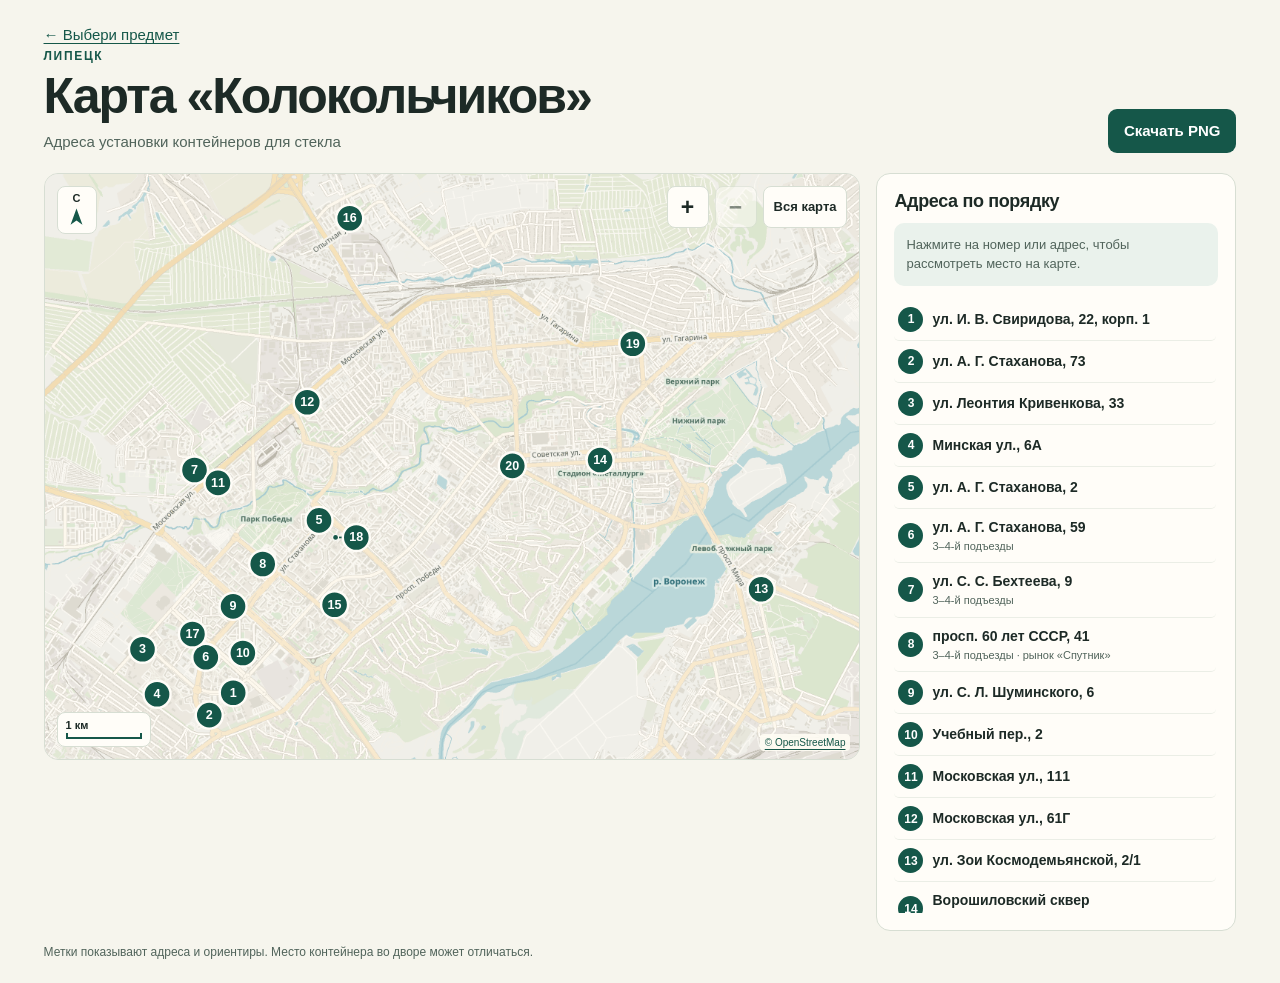
<file: glass-map.html>
<!doctype html>
<html lang="ru">
<head>
<meta charset="utf-8">
<meta name="viewport" content="width=device-width, initial-scale=1">
<title>Карта «Колокольчиков» · Липецк</title>
<style>
:root{color-scheme:light;--bg:#f6f5ed;--paper:#fffdf8;--ink:#1d2a26;--muted:#51645b;--green:#155749;--border:#d7ded3;--soft:#eaf2ec}
*{box-sizing:border-box}
body{margin:0;background:var(--bg);color:var(--ink);font:15px/1.5 "Inter","Segoe UI",Arial,sans-serif}
button,a{touch-action:manipulation}
button{font:inherit;color:inherit;cursor:pointer}
a{color:var(--green);text-underline-offset:3px}
button:focus-visible,a:focus-visible,[tabindex]:focus-visible{outline:3px solid #21745a;outline-offset:3px}
header,main,footer{max-width:1550px;margin:auto;padding-inline:clamp(16px,3.4vw,48px)}
header{padding-top:24px;padding-bottom:20px;display:flex;justify-content:space-between;align-items:end;gap:16px}
.city{color:var(--green);font-size:12px;font-weight:800;letter-spacing:.14em;text-transform:uppercase}
h1{font-size:clamp(29px,4.2vw,50px);line-height:1.06;letter-spacing:-.04em;margin:5px 0 8px}
p{margin:0;color:var(--muted)}
.download{font-weight:720;text-decoration:none;display:inline-flex;padding:10px 16px;align-items:center;justify-content:center;min-height:44px;white-space:nowrap;border-radius:9px;background:var(--green);color:white;flex:none}
.download:hover{background:#0d463a}
main{display:grid;grid-template-columns:minmax(0,1fr) minmax(290px,360px);gap:16px;align-items:start}
.panel,.map{border:1px solid var(--border);border-radius:14px;background:var(--paper);overflow:hidden}
.map{position:relative;background:#f0efe9}
#map{display:block;width:100%;aspect-ratio:1100/790;touch-action:none;cursor:grab;user-select:none}
#map.dragging{cursor:grabbing}
.controls{position:absolute;top:12px;right:12px;display:flex;gap:6px;align-items:stretch}
.controls button{min-width:42px;min-height:42px;border-radius:8px;border:1px solid var(--border);background:var(--paper);font-weight:700}
.controls button.sign{font-size:23px;line-height:1}
.controls button:hover{background:var(--soft)}
.controls button:disabled{opacity:.5;cursor:default}
.controls button.all{padding-inline:10px;font-size:13px}
.north,.scale{position:absolute;pointer-events:none;background:var(--paper);border:1px solid var(--border);border-radius:8px;color:var(--ink)}
.north{left:12px;top:12px;width:40px;text-align:center;font-size:11px;font-weight:800;padding:3px 0}
.north svg{display:block;width:17px;height:20px;margin:0 auto 3px;fill:var(--green)}
.scale{bottom:12px;left:12px;padding:4px 8px 7px;font-size:11px;font-weight:720}
.scale span{display:block;height:6px;border:solid var(--green);border-width:0 2px 2px}
.basemap-credit{position:absolute;right:9px;bottom:8px;background:#fffdf5e8;padding:1px 5px;border-radius:4px;font-size:10px}
.marker{cursor:pointer;color:var(--green)}
.marker .badge{fill:currentColor;stroke:var(--paper);stroke-width:2.5}
.marker text{fill:white;pointer-events:none;font-weight:750;font-size:13px;text-anchor:middle;dominant-baseline:central}
.marker line{stroke:currentColor;stroke-width:2.2}
.marker .anchor{stroke:var(--paper);stroke-width:1.5;fill:currentColor}
.marker.selected .badge,.marker:focus-visible .badge{stroke:#41a89e;stroke-width:4}
.panel{padding:17px;display:flex;flex-direction:column;max-height:min(770px,calc(100dvh - 142px))}
h2{font-size:18px;line-height:1.2;margin:0 0 10px;letter-spacing:-.02em}
.selected-card{border-radius:10px;background:var(--soft);padding:12px;margin-bottom:13px}
.selected-card h3{margin:0 0 2px;font-size:15px;line-height:1.4}
.selected-card p{font-size:13px}
.sources{margin:8px 0 0;padding:0;list-style:none;font-size:13px}
.sources a{display:inline-block;padding:3px 0}
.ordered{margin:0;padding:0 2px 0 0;list-style:none;overflow:auto;overscroll-behavior:contain;min-height:120px}
.addr{display:flex;width:100%;align-items:center;gap:9px;background:none;text-align:left;border:0;border-bottom:1px solid #ebeee6;padding:8px 4px;border-radius:5px}
.addr:hover,.addr[aria-pressed=true]{background:var(--soft)}
.addr:focus-visible{outline-offset:-2px}
.number{border-radius:100%;width:25px;height:25px;flex:none;display:grid;place-items:center;background:var(--green);color:white;font-size:12px;font-weight:800}
.addr strong{display:block;font-weight:620;font-size:14px}
.addr small{display:block;font-size:11px;color:var(--muted)}
footer{padding-top:12px;padding-bottom:22px;font-size:12px}
@media(max-width:820px){
 main{grid-template-columns:1fr}
 .panel{max-height:none}
 .ordered{min-height:0;overflow:visible}
 header{align-items:start}
}
@media(max-width:490px){
 header{display:block}
 .download{margin-top:12px}
 .controls{right:7px;top:7px}
 .controls button{min-width:35px;min-height:36px}
 .north{left:7px;top:7px;width:29px}
 p,body{font-size:14px}
 #map{aspect-ratio:1.13}
}
</style>
</head>
<body>
<header>
 <div>
  <a href="index.html#glass">← Выбери предмет</a>
  <div class="city">Липецк</div>
  <h1>Карта «Колокольчиков»</h1>
  <p>Адреса установки контейнеров для стекла</p>
 </div>
 <a class="download" href="assets/maps/glass-map-print.png?v=2" download="Lipetsk_Glass_Map.png">Скачать PNG</a>
</header>
<main>
 <section class="map" aria-label="Интерактивная карта">
  <svg id="map" xmlns="http://www.w3.org/2000/svg" viewBox="0 0 1100 790" role="group" aria-label="Карта Липецка с номерами из таблицы">
   <image href="assets/maps/lipetsk-basemap.png" x="0" y="0" width="1100" height="790"></image>
   <g id="markers"></g>
  </svg>
  <div class="north" aria-label="Север">С<svg viewBox="0 0 20 22" aria-hidden="true"><path d="M10 1 3 20l7-5 7 5z"></path></svg></div>
  <div class="controls" aria-label="Управление масштабом">
   <button type="button" class="sign" id="plus" aria-label="Приблизить">+</button>
   <button type="button" class="sign" id="minus" aria-label="Отдалить">−</button>
   <button type="button" class="all" id="reset">Вся карта</button>
  </div>
  <div class="scale" id="scale"><div></div><span></span></div>
  <a class="basemap-credit" href="https://www.openstreetmap.org/copyright" target="_blank" rel="noreferrer">© OpenStreetMap</a>
 </section>
 <section class="panel" aria-label="Список адресов">
  <h2>Адреса по порядку</h2>
  <div class="selected-card" id="selected" aria-live="polite">
   <p>Нажмите на номер или адрес, чтобы рассмотреть место на карте.</p>
  </div>
  <ol class="ordered" id="ordered"></ol>
 </section>
</main>
<footer>
 <p>Метки показывают адреса и ориентиры. Место контейнера во дворе может отличаться.</p>
</footer>
<noscript><p>Для интерактивной карты включите JavaScript. Изображение доступно по кнопке «Скачать PNG».</p></noscript>
<script>
"use strict";
const {entries,width,height,scale} = {"entries": [{"id": 1, "address": "ул. И. В. Свиридова, 22, корп. 1", "note": "", "coords": [[39.5184383, 52.575854500000005]], "targets": [[254.04, 700.13]], "links": [["Объект на OpenStreetMap", "https://www.openstreetmap.org/way/834590747"]], "badge": [254.04, 700.13]}, {"id": 2, "address": "ул. А. Г. Стаханова, 73", "note": "", "coords": [[39.51378645, 52.573210700000004]], "targets": [[221.7, 730.38]], "links": [["Объект на OpenStreetMap", "https://www.openstreetmap.org/way/1218992581"]], "badge": [221.7, 730.38]}, {"id": 3, "address": "ул. Леонтия Кривенкова, 33", "note": "", "coords": [[39.50083015, 52.5809736]], "targets": [[131.6, 641.56]], "links": [["Объект на OpenStreetMap", "https://www.openstreetmap.org/way/1369915680"]], "badge": [131.6, 641.56]}, {"id": 4, "address": "Минская ул., 6А", "note": "", "coords": [[39.5036544, 52.5756708]], "targets": [[151.24, 702.24]], "links": [], "badge": [151.24, 702.24]}, {"id": 5, "address": "ул. А. Г. Стаханова, 2", "note": "", "coords": [[39.53509569605636, 52.596174]], "targets": [[369.87, 467.58]], "links": [["Объект на OpenStreetMap", "https://www.openstreetmap.org/relation/17671521"]], "badge": [369.87, 467.58]}, {"id": 6, "address": "ул. А. Г. Стаханова, 59", "note": "В таблице указаны 3–4-й подъезды. Метка показывает здание.", "coords": [[39.51311669954184, 52.5800336]], "targets": [[217.04, 652.31]], "links": [["Объект на OpenStreetMap", "https://www.openstreetmap.org/relation/17716748"]], "badge": [217.04, 652.31]}, {"id": 7, "address": "ул. С. С. Бехтеева, 9", "note": "В таблице указаны 3–4-й подъезды. Метка показывает здание.", "coords": [[39.5109229, 52.6021128]], "targets": [[201.78, 399.59]], "links": [["Объект на OpenStreetMap", "https://www.openstreetmap.org/relation/17717199"]], "badge": [201.78, 399.59]}, {"id": 8, "address": "просп. 60 лет СССР, 41", "note": "В таблице указаны 3–4-й подъезды, ориентир — рынок «Спутник». Метка показывает здание.", "coords": [[39.5241638, 52.591031349999994]], "targets": [[293.86, 526.45]], "links": [["Объект на OpenStreetMap", "https://www.openstreetmap.org/way/93225649"]], "badge": [293.86, 526.45]}, {"id": 9, "address": "ул. С. Л. Шуминского, 6", "note": "", "coords": [[39.51840445, 52.58604135]], "targets": [[253.81, 583.56]], "links": [["Объект на OpenStreetMap", "https://www.openstreetmap.org/way/180227662"]], "badge": [253.81, 583.56]}, {"id": 10, "address": "Учебный пер., 2", "note": "", "coords": [[39.520311500000005, 52.580544200000006]], "targets": [[267.07, 646.47]], "links": [["Объект на OpenStreetMap", "https://www.openstreetmap.org/way/370488552"]], "badge": [267.07, 646.47]}, {"id": 11, "address": "Московская ул., 111", "note": "", "coords": [[39.51547975, 52.60059765]], "targets": [[233.47, 416.94]], "links": [["Объект на OpenStreetMap", "https://www.openstreetmap.org/way/93217052"]], "badge": [233.47, 416.94]}, {"id": 12, "address": "Московская ул., 61Г", "note": "", "coords": [[39.53280515, 52.61010675]], "targets": [[353.94, 308.06]], "links": [["Объект на OpenStreetMap", "https://www.openstreetmap.org/way/86952848"]], "badge": [353.94, 308.06]}, {"id": 13, "address": "ул. Зои Космодемьянской, 2/1", "note": "", "coords": [[39.620914, 52.588061]], "targets": [[966.62, 560.44]], "links": [["Объект на OpenStreetMap", "https://www.openstreetmap.org/relation/6604559"], ["Адрес и метка на карте", "https://www.mirkvartir.ru/373478807/"]], "badge": [966.62, 560.44]}, {"id": 14, "address": "Ворошиловский сквер", "note": "Сквер у стадиона «Металлург». Ориентир в сквере — памятник Алексею Хренникову.", "coords": [[39.5896543, 52.6032955]], "targets": [[749.25, 386.05]], "links": [["Памятник в сквере на OpenStreetMap", "https://www.openstreetmap.org/node/13012010168"], ["Расположение сквера в постановлении администрации", "https://base.garant.ru/73226885/"]], "badge": [749.25, 386.05]}, {"id": 15, "address": "просп. 60 лет СССР, 16", "note": "", "coords": [[39.538114050000004, 52.586235450000004]], "targets": [[390.86, 581.34]], "links": [["Объект на OpenStreetMap", "https://www.openstreetmap.org/way/93182630"]], "badge": [390.86, 581.34]}, {"id": 16, "address": "Опытная ул., 17Б", "note": "", "coords": [[39.541049, 52.63179345]], "targets": [[411.27, 59.65]], "links": [["Объект на OpenStreetMap", "https://www.openstreetmap.org/way/834559682"]], "badge": [411.27, 59.65]}, {"id": 17, "address": "ул. Эдуарда Белана, 10", "note": "", "coords": [[39.51052755, 52.58278235]], "targets": [[199.03, 620.86]], "links": [["Объект на OpenStreetMap", "https://www.openstreetmap.org/way/201095770"]], "badge": [199.03, 620.86]}, {"id": 18, "address": "ул. Водопьянова, 25", "note": "", "coords": [[39.53830445, 52.594164750000004]], "targets": [[392.18, 490.58]], "links": [["Объект на OpenStreetMap", "https://www.openstreetmap.org/way/93185145"]], "badge": [420.18, 490.58]}, {"id": 19, "address": "ул. Гагарина, 35", "note": "Ориентир из таблицы — магазин «Кристалл».", "coords": [[39.596004, 52.616996]], "targets": [[793.4, 229.16]], "links": [["Объект на OpenStreetMap", "https://www.openstreetmap.org/way/147637522"], ["Здание в Яндекс Картах", "https://yandex.com/maps/9/lipetsk/house/Z0AYcw5mSUUDQFtofXpwd3VqYQ%3D%3D/"]], "badge": [793.4, 229.16]}, {"id": 20, "address": "пл. Победы, 3А", "note": "Ориентир из таблицы — Центральный рынок.", "coords": [[39.572612, 52.602609]], "targets": [[630.75, 393.91]], "links": [["Объект на OpenStreetMap", "https://www.openstreetmap.org/relation/13601965"], ["Здание в Яндекс Картах", "https://yandex.com/maps/9/lipetsk/house/ploshchad_pobedy_3a/Z0AYcwBiT0QFQFtofXpxc3pjbA%3D%3D/"]], "badge": [630.75, 393.91]}], "width": 1100, "height": 790, "scale": 102.85056374997312};
const map = document.getElementById("map");
const markers = document.getElementById("markers");
const ordered = document.getElementById("ordered");
const selected = document.getElementById("selected");
const scaleBar = document.getElementById("scale");
const plus = document.getElementById("plus");
const minus = document.getElementById("minus");
const SVG_NS = "http://www.w3.org/2000/svg";
const maxZoom = 6.5;
const bounds = {x:0,y:0,w:width,h:height};
let view = {...bounds};

function svg(tag,attrs,parent) {
 const element = document.createElementNS(SVG_NS,tag);
 for (const [name,value] of Object.entries(attrs)) element.setAttribute(name,value);
 parent.append(element);
 return element;
}
function html(tag,value,parent,className) {
 const element=document.createElement(tag);
 if (value) element.textContent=value;
 if (className) element.className=className;
 parent.append(element);
 return element;
}
const notes = {6:"3–4-й подъезды",7:"3–4-й подъезды",8:"3–4-й подъезды · рынок «Спутник»",14:"У стадиона «Металлург»"};
for (const e of entries) {
 const [x,y] = e.badge;
 const marker = svg("g",{"class":"marker","aria-label":e.id+". "+e.address,
   "aria-pressed":"false","tabindex":0,"role":"button"},markers);
 svg("title",{},marker).textContent=e.id+". "+e.address;
 for (const [a,b] of e.targets) {
  if (Math.hypot(x-a,y-b)>3) {
   svg("line",{x1:a,y1:b,x2:x,y2:y},marker);
   svg("circle",{"cx":a,"cy":b,"r":4,"class":"anchor"},marker);
  }
 }
 const badge = svg("g",{transform:"translate("+x+" "+y+")"},marker);
 svg("circle",{cx:0,cy:0,r:14,"class":"badge"},badge);
 svg("text",{x:0,y:0,"aria-hidden":"true"},badge).textContent=e.id;
 e.badgeElement=badge;
 marker.addEventListener("click", () => choose(e));
 marker.addEventListener("keydown", event => {
  if (!["Enter"," "].includes(event.key)) return;
  event.preventDefault();
  choose(e);
 });
 const li=html("li","",ordered);
 const button=html("button","",li,"addr");
 button.type="button";
 button.setAttribute("aria-pressed","false");
 html("span",e.id,button,"number");
 const title=html("span","",button);
 html("strong",e.address,title);
 if (notes[e.id]) html("small",notes[e.id],title);
 button.addEventListener("click",()=>{
  choose(e);
  if(matchMedia("(max-width:820px)").matches) map.parentElement.scrollIntoView({block:"start"});
 });
 e.marker=marker;
 e.button=button;
}
function choose(entry) {
 for (const e of entries) {
  e.marker.classList.toggle("selected",e===entry);
  e.marker.setAttribute("aria-pressed",String(e===entry));
  e.button.setAttribute("aria-pressed",String(e===entry));
 }
 selected.replaceChildren();
 html("h3",entry.id+". "+entry.address,selected);
 if(entry.note) html("p",entry.note,selected);
 if (entry.links.length) {
  const links=html("ul","",selected,"sources");
  for (const [label,url] of entry.links) {
   const a=html("a",label,html("li","",links));
   a.href=url;
   a.target="_blank";
   a.rel="noopener noreferrer";
  }
 }
 const [x,y]=entry.targets.reduce(([x,y],[a,b])=>[x+a/entry.targets.length,y+b/entry.targets.length],[0,0]);
 zoomTo(Math.max(3.5,width/view.w), x,y);
}
function limit(value,min,max) {return Math.min(Math.max(value,min),max)}
function render(next) {
 view={...next,x:limit(next.x,0,width-next.w),y:limit(next.y,0,height-next.h)};
 map.setAttribute("viewBox",[view.x,view.y,view.w,view.h].join(" "));
 plus.disabled=width/view.w>=maxZoom-0.01;
 minus.disabled=width/view.w<=1.01;
 const realScale=Math.min(map.clientWidth/view.w,map.clientHeight/view.h);
 const targetSize=matchMedia("(max-width:490px)").matches?20:27;
 const factor=limit(targetSize/(28*realScale),0.11,1.85);
 for (const e of entries) e.badgeElement.setAttribute("transform",
     "translate("+e.badge.join(" ")+") scale("+factor+")");
 const bar=scale*realScale;
 const km=[2,1,0.5,0.25,0.1,0.05].find(value=>value*bar<=108)??0.05;
 scaleBar.firstElementChild.textContent=km<1?Math.round(km*1000)+" м":km+" км";
 scaleBar.lastElementChild.style.width=Math.max(12,bar*km)+"px";
}
function zoomTo(z,x,y,fx=0.5,fy=0.5) {
 const zoom=limit(z,1,maxZoom);
 const w=width/zoom;
 const h=height/zoom;
 render({x:x-fx*w,y:y-fy*h,w,h});
}
function zoomRelative(mult) {zoomTo(width/view.w*mult,view.x+view.w/2,view.y+view.h/2)}
function point(clientX,clientY) {
 const pos=map.createSVGPoint();
 pos.x=clientX;
 pos.y=clientY;
 return pos.matrixTransform(map.getScreenCTM().inverse());
}
plus.addEventListener("click",()=>zoomRelative(1.55));
minus.addEventListener("click",()=>zoomRelative(1/1.55));
document.getElementById("reset").addEventListener("click",()=>render(bounds));
map.addEventListener("wheel",event=>{
 if(!event.ctrlKey&&!event.metaKey) return;
 event.preventDefault();
 const {x,y}=point(event.clientX,event.clientY);
 zoomTo(width/view.w*(event.deltaY<0?1.18:1/1.18),x,y,(x-view.x)/view.w,(y-view.y)/view.h);
},{passive:false});
let fingers=new Map();
let start=null;
let moved=false;
function restart() {
 const contacts=[...fingers.values()];
 if (!contacts.length) return;
 const [a,b]=contacts;
 const mid=b?[(a.x+b.x)/2,(a.y+b.y)/2]:[a.x,a.y];
 const anchor=point(...mid);
 start={mid,anchor,view:{...view},distance:b?Math.hypot(a.x-b.x,a.y-b.y):null};
}
map.addEventListener("pointerdown",event=>{
 if (event.button!==0) return;
 if (!fingers.size) moved=false;
 if (fingers.size>=2) return;
 fingers.set(event.pointerId,{x:event.clientX,y:event.clientY});
 restart();
});
map.addEventListener("pointermove",event=>{
 if(!fingers.has(event.pointerId)||!start) return;
 fingers.set(event.pointerId,{x:event.clientX,y:event.clientY});
 const [a,b]=[...fingers.values()];
 const mid=b?[(a.x+b.x)/2,(a.y+b.y)/2]:[a.x,a.y];
 const dx=mid[0]-start.mid[0];
 const dy=mid[1]-start.mid[1];
 if (!b&&!moved&&Math.hypot(dx,dy)<5) return;
 moved=true;
 if(!map.hasPointerCapture(event.pointerId)) map.setPointerCapture(event.pointerId);
 map.classList.add("dragging");
 const zoom=width/start.view.w;
 const z=limit(b&&start.distance?zoom*Math.hypot(a.x-b.x,a.y-b.y)/start.distance:zoom,1,maxZoom);
 const w=width/z;
 const h=height/z;
 const nextScale=Math.min(map.clientWidth/w,map.clientHeight/h);
 render({x:start.anchor.x-(start.anchor.x-start.view.x)*w/start.view.w-dx/nextScale,
         y:start.anchor.y-(start.anchor.y-start.view.y)*h/start.view.h-dy/nextScale,w,h});
});
function release(event) {
 if(!fingers.delete(event.pointerId)) return;
 if(fingers.size) restart();
 else {
  start=null;
  map.classList.remove("dragging");
 }
}
window.addEventListener("pointerup",release);
window.addEventListener("pointercancel",release);
map.addEventListener("click",event=>{if(moved){event.stopPropagation();moved=false;}},true);
new ResizeObserver(()=>render(view)).observe(map);
render(view);
</script>
</body>
</html>
</file>
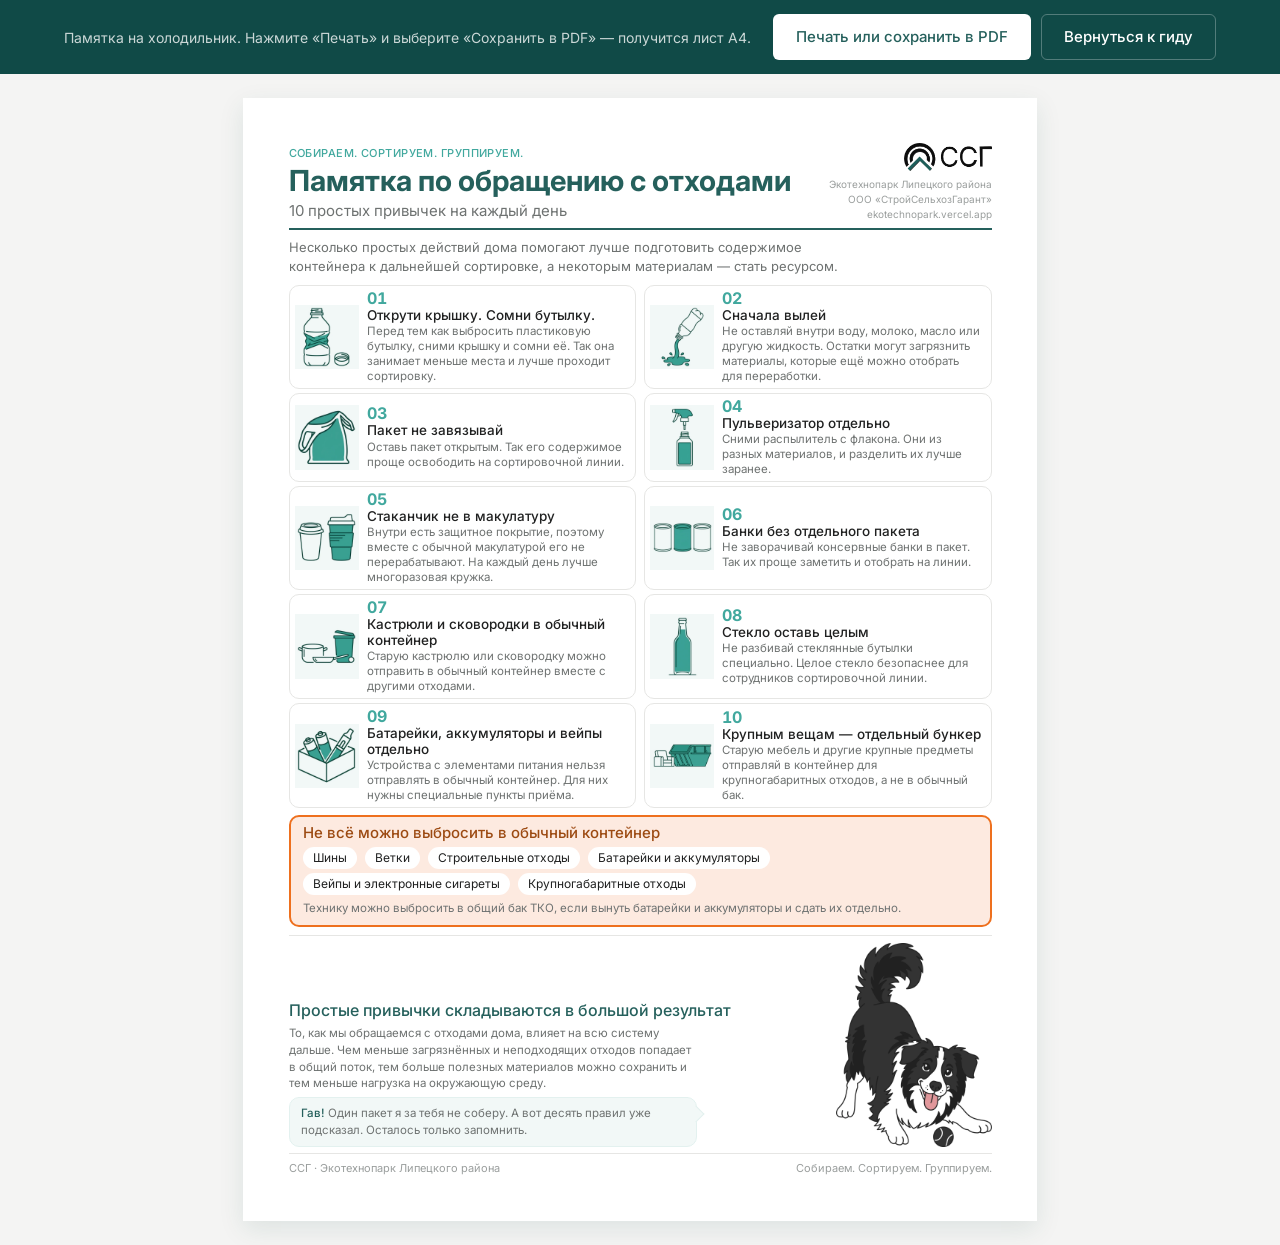
<file: memo.html>
<!DOCTYPE html>
<html lang="ru">
<head>
<meta charset="utf-8">
<meta name="viewport" content="width=device-width, initial-scale=1">
<title>Памятка по обращению с отходами — ССГ · Экотехнопарк</title>
<meta name="description" content="Памятка на холодильник: 10 простых привычек на каждый день и список отходов, которым нужно отдельное обращение. Один лист А4 под печать.">
<meta name="theme-color" content="#25605C">
<link rel="icon" href="assets/logo-symbol.png">
<link rel="preload" href="assets/fonts/inter-cyrillic.woff2" as="font" type="font/woff2" crossorigin>
<link rel="preload" href="assets/fonts/inter-latin.woff2" as="font" type="font/woff2" crossorigin>
<link rel="stylesheet" href="style.css">
<style>
  body { background: var(--grey-100); }

  /* ---------- Панель печати: только на экране ---------- */
  .memo-bar { position: sticky; top: 0; z-index: 10; background: var(--green-900); padding: 14px 0; }
  .memo-bar .container { display: flex; align-items: center; justify-content: space-between; gap: 16px; flex-wrap: wrap; }
  .memo-bar p { font-size: 14px; color: var(--on-dark-muted); }
  .memo-bar .btn { flex: none; }

  /* ---------- Лист ---------- */
  .sheet { width: 210mm; min-height: 297mm; margin: 24px auto; background: var(--white); padding: 12mm 12mm 10mm; box-shadow: 0 8px 24px rgba(16,74,71,.10); position: relative; overflow: hidden; }

  .sheet-head { display: grid; grid-template-columns: 1fr auto; gap: 16px; align-items: end; border-bottom: 2px solid var(--green-700); padding-bottom: 6px; }
  .sheet-head .slogan { font-size: 11px; letter-spacing: var(--tracking-caps); text-transform: uppercase; color: var(--teal-500); font-weight: 500; }
  .sheet-head h1 { font-size: 29px; line-height: 1.04; color: var(--green-700); font-weight: 700; margin-top: 4px; }
  .sheet-head .sub { font-size: 15px; color: var(--ink-600); margin-top: 4px; }
  .sheet-head img { height: 28px; margin-left: auto; margin-bottom: 6px; display: block; }
  .sheet-head .who { text-align: right; font-size: 10px; line-height: 1.5; color: var(--ink-400); }

  .memo-intro { margin-top: 8px; font-size: 13px; line-height: 1.45; color: var(--ink-600); max-width: 152mm; }

  /* ---------- Десять карточек, две колонки ---------- */
  .memo-habits { display: grid; grid-template-columns: 1fr 1fr; gap: 4px 8px; margin-top: 9px; }
  .memo-habit { display: grid; grid-template-columns: 17mm 1fr; gap: 8px; align-items: center; border: 1px solid var(--grey-200); border-radius: var(--radius-card); padding: 4px 9px 4px 5px; background: var(--white); }
  .memo-habit .pic { width: 17mm; height: 17mm; border-radius: var(--radius-btn); background: var(--teal-050); display: flex; align-items: center; justify-content: center; overflow: hidden; }
  .memo-habit .pic img { width: 92%; height: 92%; object-fit: contain; mix-blend-mode: multiply; }
  .memo-habit .n { font-size: 16px; font-weight: 700; color: var(--teal-500); line-height: 1; font-variant-numeric: tabular-nums; }
  .memo-habit b { display: block; font-size: 13.5px; font-weight: 500; line-height: 1.2; color: var(--ink-900); margin: 1px 0; }
  .memo-habit span { display: block; font-size: 11.5px; line-height: 1.3; color: var(--ink-600); }

  /* ---------- Одиннадцатый блок: предупреждение во всю ширину ---------- */
  .memo-warn { margin-top: 7px; border: 2px solid var(--orange-500); border-radius: var(--radius-card); background: var(--orange-100); padding: 8px 12px; }
  .memo-warn h2 { font-size: 15px; font-weight: 500; color: #9C4A12; }
  .memo-warn ul { list-style: none; display: flex; flex-wrap: wrap; gap: 4px 8px; margin-top: 5px; }
  .memo-warn li { font-size: 12px; color: var(--ink-900); background: var(--white); border-radius: var(--radius-pill); padding: 2px 10px; }
  .memo-warn p { font-size: 11.5px; color: var(--ink-600); margin-top: 5px; }

  /* ---------- Финал ---------- */
  .memo-foot { margin-top: 8px; padding-top: 7px; border-top: 1px solid var(--grey-200); display: grid; grid-template-columns: 1fr auto; gap: 8px 12px; align-items: end; }
  .memo-foot h2 { font-size: 16px; font-weight: 500; color: var(--green-700); text-wrap: balance; }
  .memo-foot p { font-size: 11.5px; line-height: 1.45; color: var(--ink-600); margin-top: 5px; max-width: 108mm; }

  /* Техногрунт: реплика в облачке, сами псы стоят в углу листа */
  .memo-say { position: relative; max-width: none; margin-top: 7px; margin-right: 6px; background: var(--teal-050); border: 1px solid var(--teal-100); border-radius: var(--radius-card); padding: 7px 11px 8px; font-size: 12.5px; line-height: 1.38; color: var(--ink-600); }
  .memo-say b { color: var(--green-700); font-weight: 500; }
  .memo-say::after { content: ''; position: absolute; right: -6px; bottom: 7mm; width: 11px; height: 11px; background: var(--teal-050); border-top: 1px solid var(--teal-100); border-right: 1px solid var(--teal-100); transform: rotate(45deg); }
  .memo-pack { display: flex; align-items: flex-end; justify-content: flex-end; gap: 1mm; }
  .memo-pack img { display: block; width: auto; flex: none; }
  .memo-pack .dog-near { height: 54mm; }

  .memo-sign { margin-top: 6px; padding-top: 6px; border-top: 1px solid var(--grey-200); display: flex; justify-content: space-between; gap: 12px; font-size: 11px; color: var(--ink-400); }

  /* ---------- Экран поменьше ---------- */
  @media screen and (max-width: 820px) {
    .sheet { width: auto; min-height: 0; margin: 16px; padding: 20px 18px; }
    .memo-habits { grid-template-columns: 1fr; }
    .memo-habit { grid-template-columns: 16mm 1fr; }
    .memo-habit .pic { width: 16mm; height: 16mm; }
    .sheet-head { grid-template-columns: 1fr; }
    .sheet-head .who, .sheet-head img { text-align: left; margin-left: 0; }
    .memo-foot { grid-template-columns: 1fr; }
    .memo-pack { justify-content: flex-start; }
    .memo-pack .dog-near { height: 38mm; }
    .memo-say::after { display: none; }
  }

  /* ---------- Печать ---------- */
  @media print {
    @page { size: A4 portrait; margin: 9mm; }
    html, body { background: #fff; }
    .memo-bar { display: none !important; }
    .sheet { width: auto; min-height: 0; margin: 0; box-shadow: none; padding: 0; }
    .memo-habits { grid-template-columns: 1fr 1fr; }
    .memo-habit { grid-template-columns: 17mm 1fr; }
    .memo-habit .pic { width: 17mm; height: 17mm; }
    .sheet-head { grid-template-columns: 1fr auto; }
    .sheet-head .who { text-align: right; }
    .sheet-head img { margin-left: auto; }
    .memo-foot { grid-template-columns: 1fr auto; }
    .sheet > *, .memo-habit, .memo-warn, .memo-foot { break-inside: avoid; page-break-inside: avoid; }
    * { -webkit-print-color-adjust: exact; print-color-adjust: exact; }
  }
</style>
</head>
<body>

<div class="memo-bar">
  <div class="container">
    <p>Памятка на холодильник. Нажмите «Печать» и выберите «Сохранить в PDF» — получится лист А4.</p>
    <div style="display:flex; gap:10px; flex-wrap:wrap">
      <button class="btn btn-white" id="printBtn" type="button">Печать или сохранить в PDF</button>
      <a class="btn btn-on-dark" href="sorting.html">Вернуться к гиду</a>
    </div>
  </div>
</div>

<div class="sheet">
  <div class="sheet-head">
    <div>
      <div class="slogan">Собираем. Сортируем. Группируем.</div>
      <h1>Памятка по обращению с отходами</h1>
      <div class="sub">10 простых привычек на каждый день</div>
    </div>
    <div>
      <img src="assets/logo-short.png" alt="ССГ">
      <div class="who">Экотехнопарк Липецкого района<br>ООО «СтройСельхозГарант»<br>ekotechnopark.vercel.app</div>
    </div>
  </div>

  <p class="memo-intro">Несколько простых действий дома помогают лучше подготовить содержимое контейнера к дальнейшей сортировке, а некоторым материалам — стать ресурсом.</p>

  <div class="memo-habits">
    <div class="memo-habit">
      <div class="pic"><img src="assets/memo/01.webp" alt=""></div>
      <div><div class="n">01</div><b>Открути крышку. Сомни бутылку.</b><span>Перед тем как выбросить пластиковую бутылку, сними крышку и сомни её. Так она занимает меньше места и лучше проходит сортировку.</span></div>
    </div>
    <div class="memo-habit">
      <div class="pic"><img src="assets/memo/02.webp" alt=""></div>
      <div><div class="n">02</div><b>Сначала вылей</b><span>Не оставляй внутри воду, молоко, масло или другую жидкость. Остатки могут загрязнить материалы, которые ещё можно отобрать для переработки.</span></div>
    </div>
    <div class="memo-habit">
      <div class="pic"><img src="assets/memo/03.webp" alt=""></div>
      <div><div class="n">03</div><b>Пакет не завязывай</b><span>Оставь пакет открытым. Так его содержимое проще освободить на сортировочной линии.</span></div>
    </div>
    <div class="memo-habit">
      <div class="pic"><img src="assets/memo/04.webp" alt=""></div>
      <div><div class="n">04</div><b>Пульверизатор отдельно</b><span>Сними распылитель с флакона. Они из разных материалов, и разделить их лучше заранее.</span></div>
    </div>
    <div class="memo-habit">
      <div class="pic"><img src="assets/memo/05.webp" alt=""></div>
      <div><div class="n">05</div><b>Стаканчик не в макулатуру</b><span>Внутри есть защитное покрытие, поэтому вместе с обычной макулатурой его не перерабатывают. На каждый день лучше многоразовая кружка.</span></div>
    </div>
    <div class="memo-habit">
      <div class="pic"><img src="assets/memo/06.webp" alt=""></div>
      <div><div class="n">06</div><b>Банки без отдельного пакета</b><span>Не заворачивай консервные банки в пакет. Так их проще заметить и отобрать на линии.</span></div>
    </div>
    <div class="memo-habit">
      <div class="pic"><img src="assets/memo/07.webp" alt=""></div>
      <div><div class="n">07</div><b>Кастрюли и сковородки в обычный контейнер</b><span>Старую кастрюлю или сковородку можно отправить в обычный контейнер вместе с другими отходами.</span></div>
    </div>
    <div class="memo-habit">
      <div class="pic"><img src="assets/memo/08.webp" alt=""></div>
      <div><div class="n">08</div><b>Стекло оставь целым</b><span>Не разбивай стеклянные бутылки специально. Целое стекло безопаснее для сотрудников сортировочной линии.</span></div>
    </div>
    <div class="memo-habit">
      <div class="pic"><img src="assets/memo/09.webp" alt=""></div>
      <div><div class="n">09</div><b>Батарейки, аккумуляторы и вейпы отдельно</b><span>Устройства с элементами питания нельзя отправлять в обычный контейнер. Для них нужны специальные пункты приёма.</span></div>
    </div>
    <div class="memo-habit">
      <div class="pic"><img src="assets/memo/10.webp" alt=""></div>
      <div><div class="n">10</div><b>Крупным вещам — отдельный бункер</b><span>Старую мебель и другие крупные предметы отправляй в контейнер для крупногабаритных отходов, а не в обычный бак.</span></div>
    </div>
  </div>

  <div class="memo-warn">
    <h2>Не всё можно выбросить в обычный контейнер</h2>
    <ul>
      <li>Шины</li>
      <li>Ветки</li>
      <li>Строительные отходы</li>
      <li>Батарейки и аккумуляторы</li>
      <li>Вейпы и электронные сигареты</li>
      <li>Крупногабаритные отходы</li>
    </ul>
    <p>Технику можно выбросить в общий бак ТКО, если вынуть батарейки и аккумуляторы и сдать их отдельно.</p>
  </div>

  <div class="memo-foot">
    <div>
      <h2>Простые привычки складываются в большой результат</h2>
      <p>То, как мы обращаемся с отходами дома, влияет на всю систему дальше. Чем меньше загрязнённых и неподходящих отходов попадает в общий поток, тем больше полезных материалов можно сохранить и тем меньше нагрузка на окружающую среду.</p>
      <p class="memo-say"><b>Гав!</b> Один пакет я за тебя не соберу. А вот десять правил уже подсказал. Осталось только запомнить.</p>
    </div>
    <div class="memo-pack">
      <img class="dog-near" src="assets/memo/dog-cheer.webp" alt="Техногрунт">
    </div>
  </div>

  <div class="memo-sign">
    <span>ССГ · Экотехнопарк Липецкого района</span>
    <span>Собираем. Сортируем. Группируем.</span>
  </div>
</div>

<script>
  document.getElementById('printBtn').addEventListener('click', function () { window.print(); });
  if (location.hash === '#print') setTimeout(function () { window.print(); }, 600);
</script>
</body>
</html>
</file>
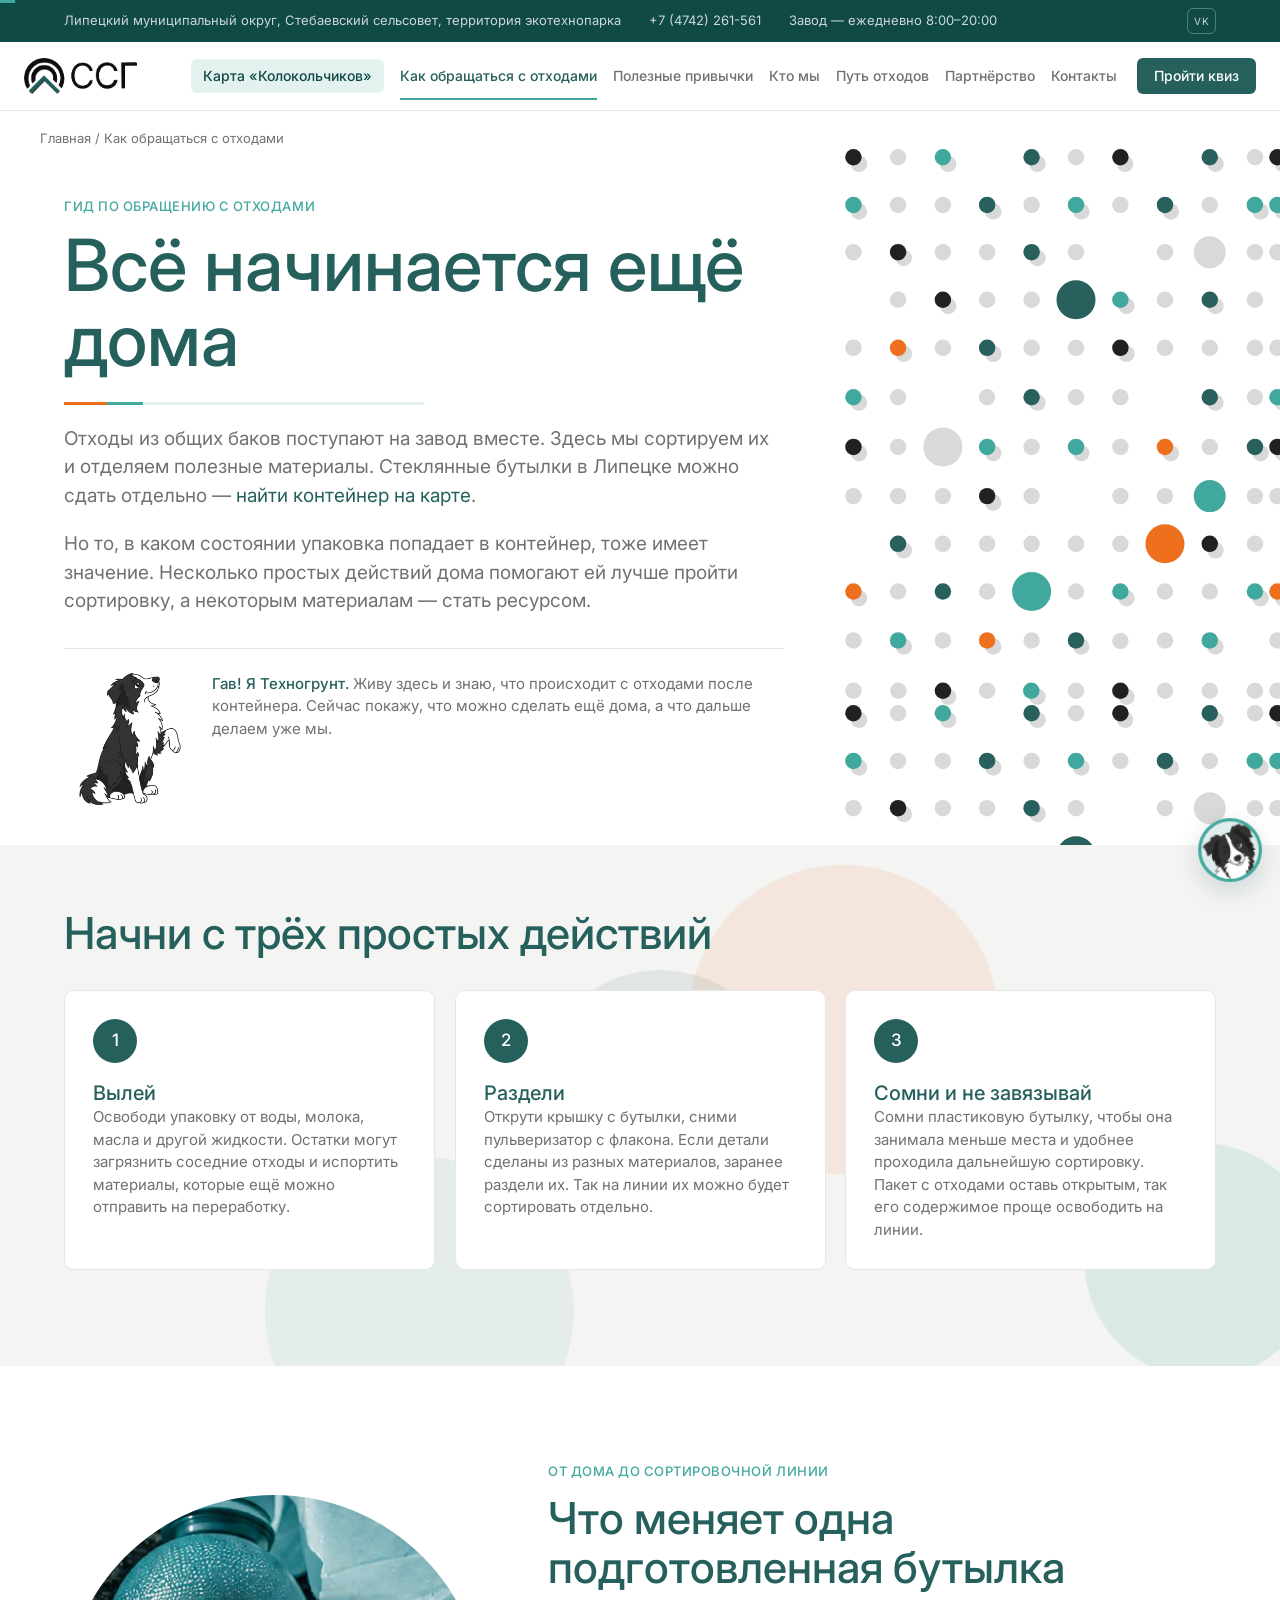
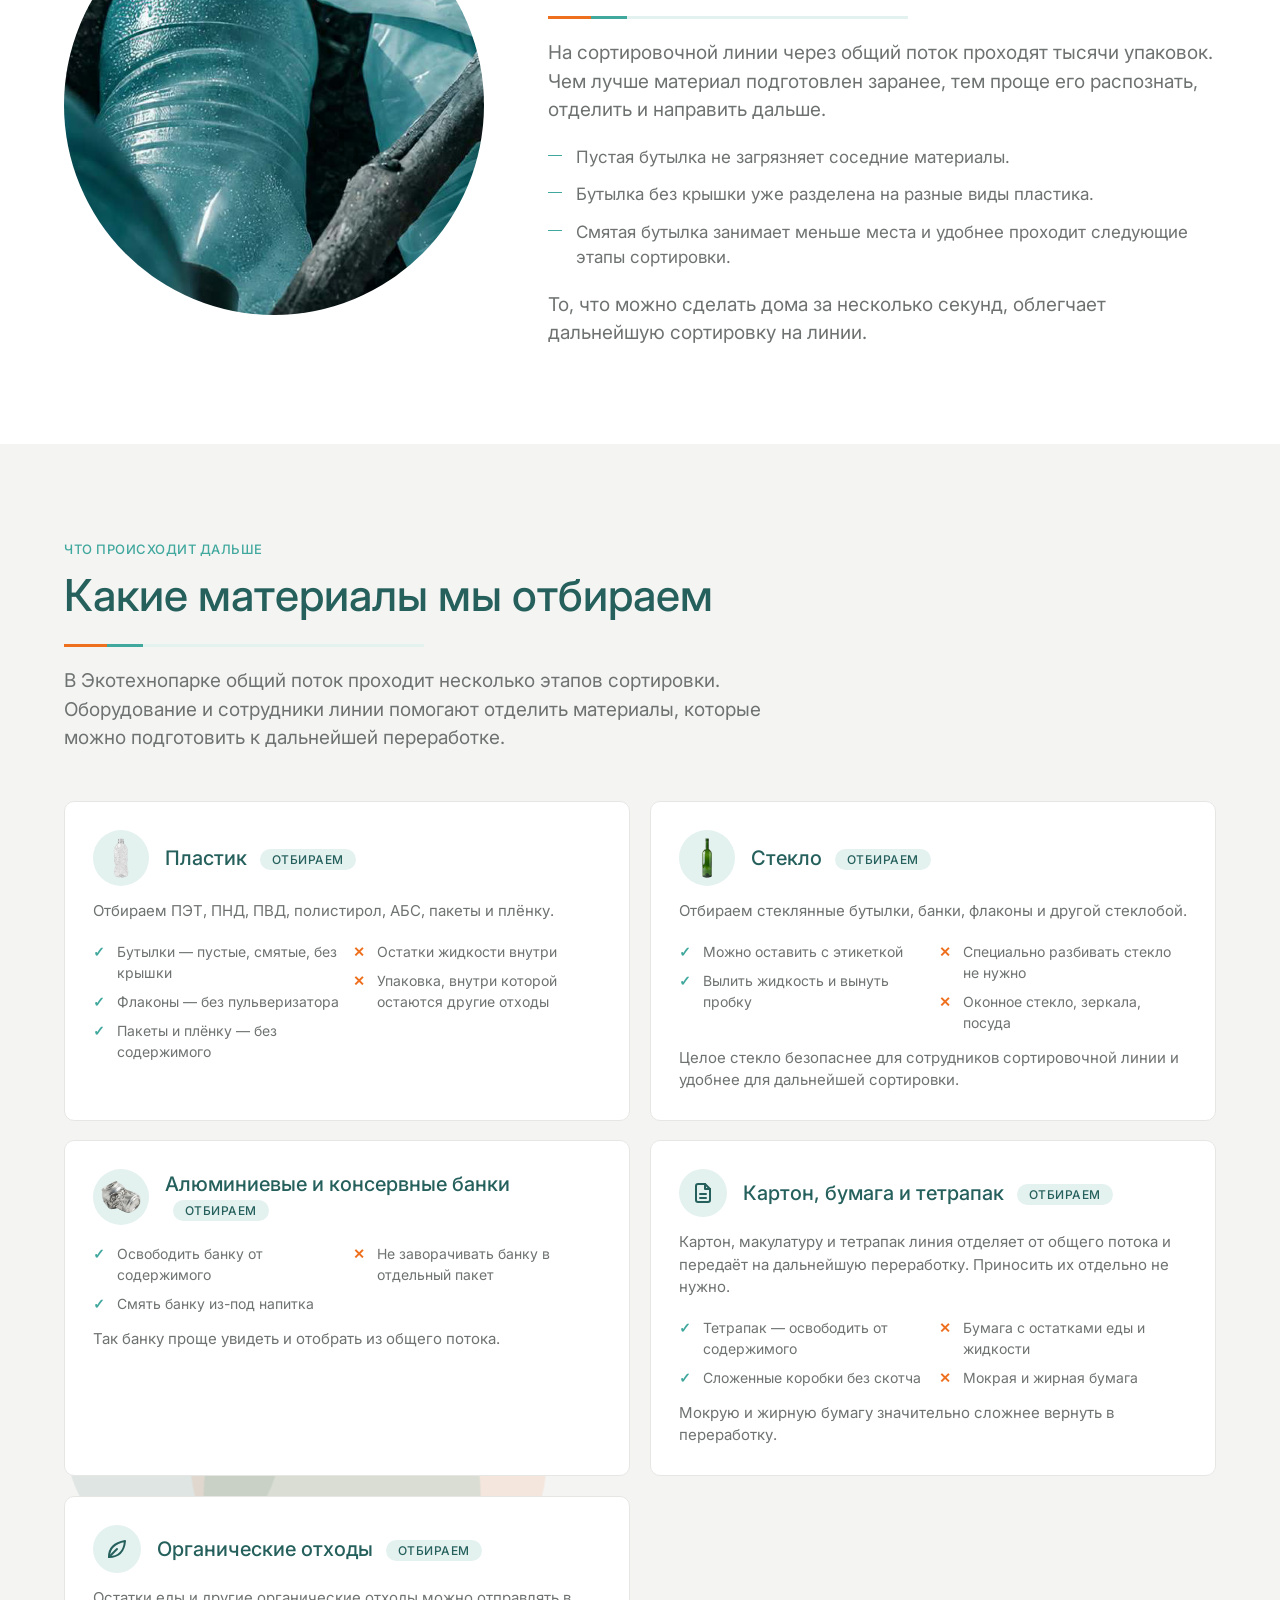
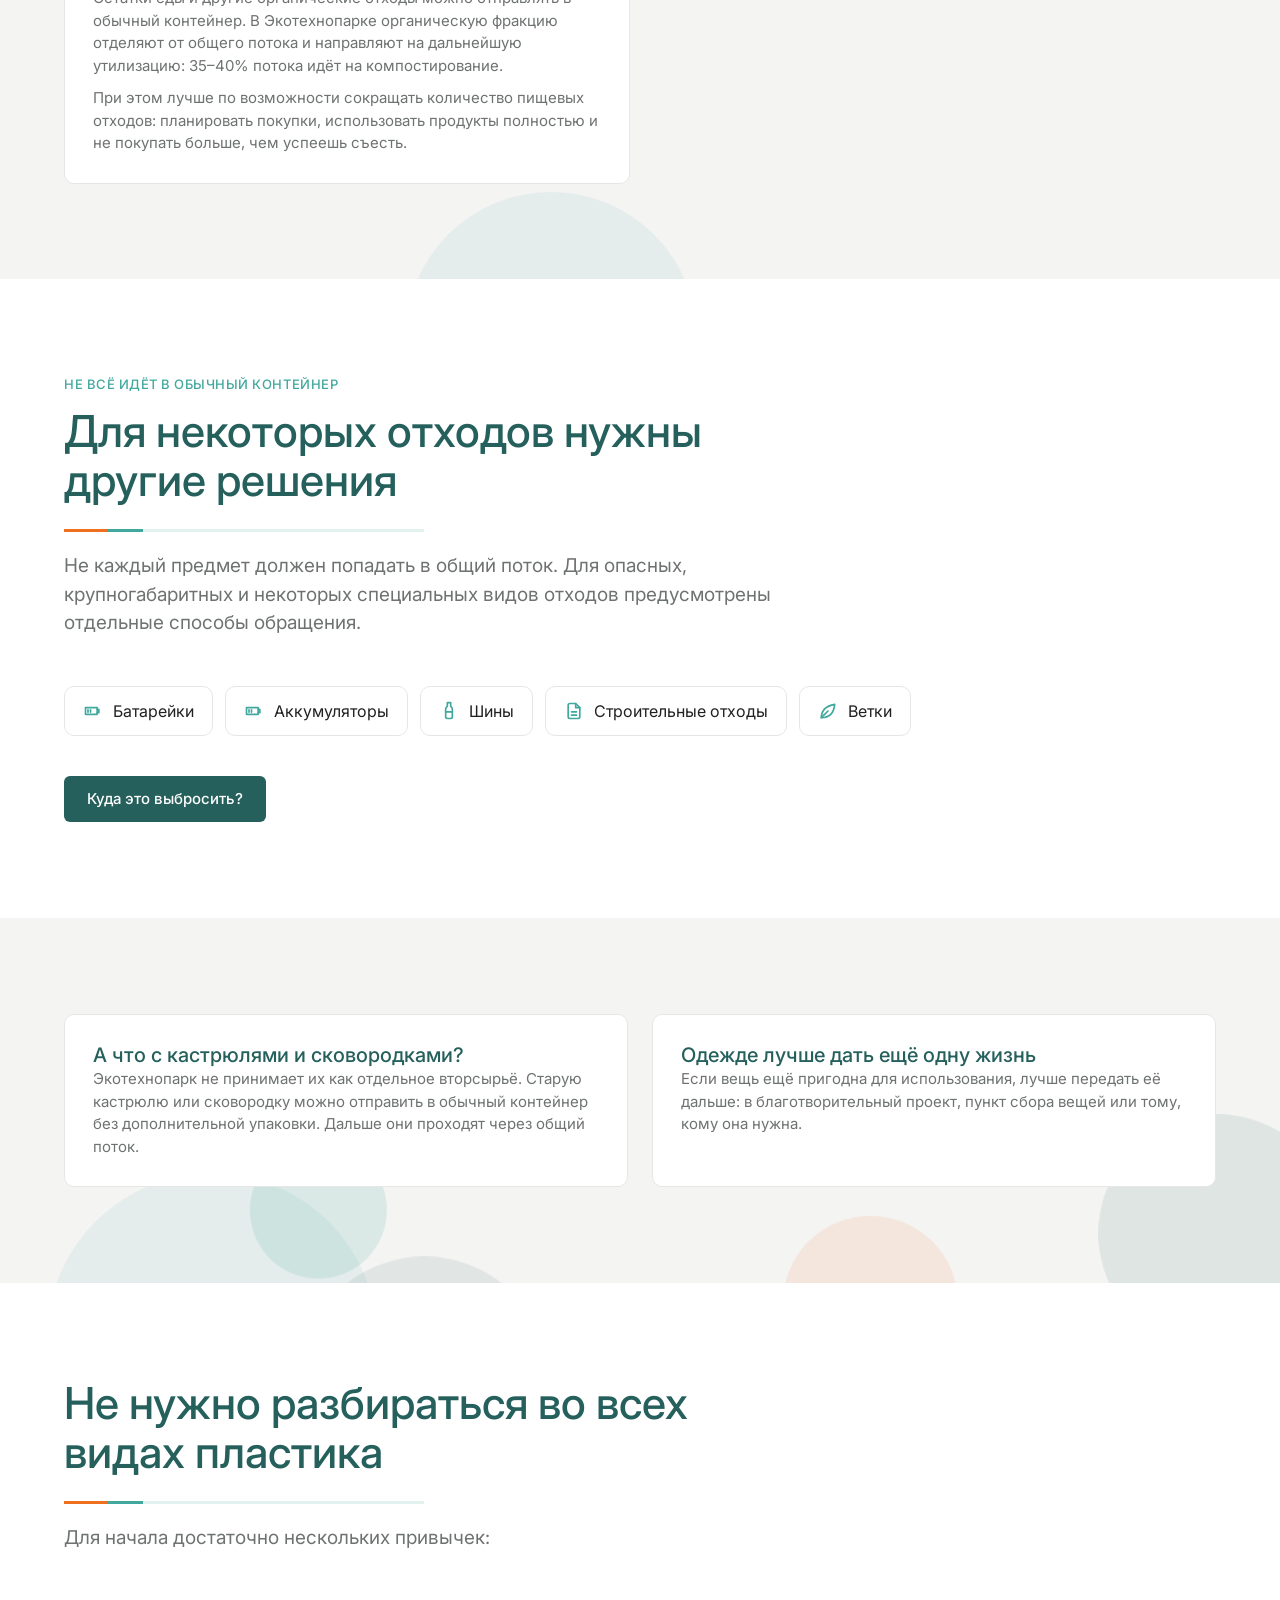
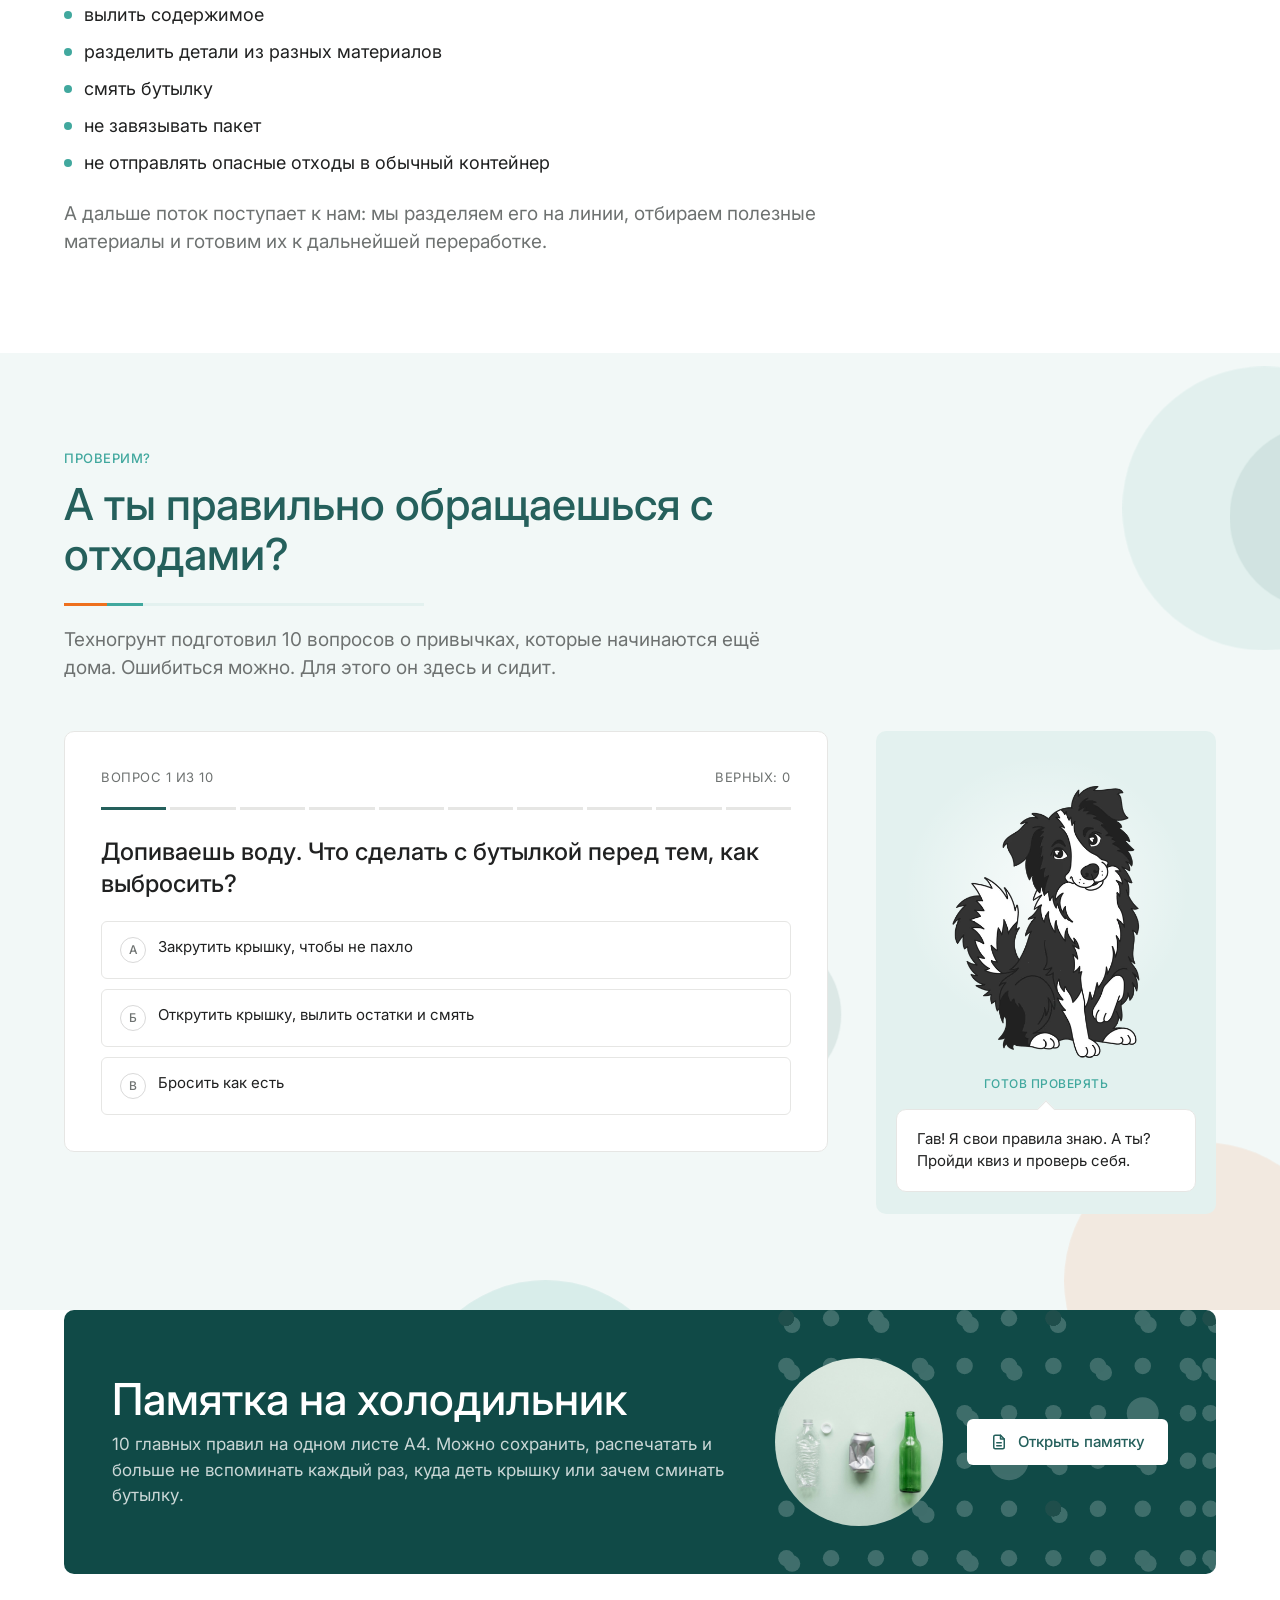
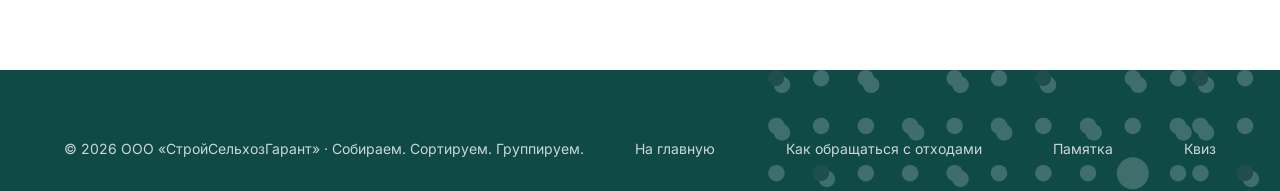
<file: sorting.html>
<!DOCTYPE html>
<html lang="ru">
<head>
  <meta charset="UTF-8">
  <meta name="viewport" content="width=device-width, initial-scale=1.0">
  <title>Как обращаться с отходами — ССГ · Экотехнопарк</title>
  <meta name="description" content="Как подготовить отходы из общего бака и где найти контейнеры для стекла в Липецке. Три простых действия дома, какие материалы отбирает линия и квиз с Техногрунтом.">
  <meta name="theme-color" content="#25605C">
  <link rel="icon" href="assets/logo-symbol.png" type="image/png">
  <link rel="preload" href="assets/fonts/inter-cyrillic.woff2" as="font" type="font/woff2" crossorigin>
  <link rel="preload" href="assets/fonts/inter-latin.woff2" as="font" type="font/woff2" crossorigin>
  <link rel="stylesheet" href="style.css">
  <link rel="stylesheet" href="motion.css">
  <link rel="stylesheet" href="motion-max.css">
</head>
<body>
  <div class="scroll-progress" aria-hidden="true"></div>

<svg style="display:none" aria-hidden="true">
  <symbol id="i-bottle" viewBox="0 0 24 24"><path d="M10 2h4v3l2 3v12a2 2 0 0 1-2 2h-4a2 2 0 0 1-2-2V8l2-3V2z"/><path d="M8 12h8"/></symbol>
  <symbol id="i-glass" viewBox="0 0 24 24"><path d="M10 2h4v4l2 3v10a2 2 0 0 1-2 2h-4a2 2 0 0 1-2-2V9l2-3V2z"/><path d="M8 13h8"/></symbol>
  <symbol id="i-can" viewBox="0 0 24 24"><path d="M7 5v14a2 2 0 0 0 2 2h6a2 2 0 0 0 2-2V5"/><ellipse cx="12" cy="5" rx="5" ry="1.8"/><path d="M7 9h10"/></symbol>
  <symbol id="i-pot" viewBox="0 0 24 24"><path d="M4 10h16v7a3 3 0 0 1-3 3H7a3 3 0 0 1-3-3v-7z"/><path d="M2 10h20"/><path d="M9 10V7h6v3"/></symbol>
  <symbol id="i-leaf" viewBox="0 0 24 24"><path d="M4 20c0-9 5-14 16-16-1 11-6 16-16 16z"/><path d="M4 20l8-8"/></symbol>
  <symbol id="i-battery" viewBox="0 0 24 24"><rect x="3" y="8" width="14" height="8"/><path d="M17 10h2v4h-2"/><path d="M6 10.5v3M9 10.5v3"/></symbol>
  <symbol id="i-bag" viewBox="0 0 24 24"><path d="M5 8h14l-1 13H6L5 8z"/><path d="M9 8V6a3 3 0 0 1 6 0v2"/><path d="M9 12v2M15 12v2"/></symbol>
  <symbol id="i-file" viewBox="0 0 24 24"><path d="M14 3H7a2 2 0 0 0-2 2v14a2 2 0 0 0 2 2h10a2 2 0 0 0 2-2V8l-5-5z"/><path d="M14 3v5h5"/><path d="M9 13h6M9 17h6"/></symbol>
  <symbol id="i-arrow" viewBox="0 0 24 24"><path d="M5 12h14"/><path d="M13 6l6 6-6 6"/></symbol>
  <symbol id="i-phone" viewBox="0 0 24 24"><path d="M6 3h3l2 5-2.5 1.5a11 11 0 0 0 6 6L16 13l5 2v3a2 2 0 0 1-2 2A16 16 0 0 1 4 5a2 2 0 0 1 2-2z"/></symbol>
</svg>

  <div class="topbar">
    <div class="container">
      <div class="topbar-left">
        <span>Липецкий муниципальный округ, Стебаевский сельсовет, территория экотехнопарка</span>
        <span class="keep"><a href="tel:+74742261561">+7 (4742) 261-561</a></span>
        <span>Завод — ежедневно 8:00–20:00</span>
      </div>
      <div class="social" aria-label="Соцсети"><a href="https://vk.ru/ssg.ecotech" target="_blank" rel="noopener">VK</a></div>
    </div>
  </div>

  <header class="header">
    <div class="container">
      <a class="logo" href="index.html" aria-label="ССГ — на главную"><img src="assets/logo-short.png" alt="ССГ"></a>
      <nav class="nav" aria-label="Основная навигация">
        <a class="map-nav" href="glass-map.html">Карта «Колокольчиков»</a>
        <a class="active" href="sorting.html">Как обращаться с отходами</a>
        <a href="index.html#habits">Полезные привычки</a>
        <a href="index.html#about">Кто мы</a>
        <a href="index.html#how">Путь отходов</a>
        <a href="index.html#partners">Партнёрство</a>
        <a href="index.html#contacts">Контакты</a>
      </nav>
      <a class="btn btn-primary btn-sm btn-nav" href="#quiz">Пройти квиз</a>
      <button class="burger" id="burger" type="button" aria-label="Открыть меню" aria-expanded="false" aria-controls="mobileMenu"><span></span><span></span><span></span></button>
    </div>
  </header>
  <div class="mobile-menu" id="mobileMenu">
    <a href="index.html">Главная</a>
    <a href="#rules">Три действия</a>
    <a href="#fractions">Что отбираем</a>
    <a href="#special">Отдельное обращение</a>
    <a href="#quiz">Квиз</a>
    <a href="#memo">Памятка</a>
    <div class="mm-foot">
      <a href="tel:+74742261561">+7 (4742) 261-561</a>
      <a href="mailto:info@ccg48.ru">info@ccg48.ru</a>
      <div class="social" style="margin-top:8px"><a href="https://vk.ru/ssg.ecotech" target="_blank" rel="noopener">VK</a></div>
    </div>
  </div>

  <div class="container crumbs"><a href="index.html">Главная</a> / Как обращаться с отходами</div>

  <!-- ======== HERO ======== -->
  <section class="section" style="padding-top:48px; padding-bottom:40px">
    <div class="pattern-side" aria-hidden="true"></div>
    <div class="container">
      <div class="section-head reveal" style="margin-bottom:0">
        <div class="kicker">Гид по обращению с отходами</div>
        <h1>Всё начинается ещё дома</h1>
        <div class="seg-rule" aria-hidden="true"><span></span><span></span><span></span></div>
        <p class="lead">Отходы из общих баков поступают на завод вместе. Здесь мы сортируем их и отделяем полезные материалы. Стеклянные бутылки в Липецке можно сдать отдельно — <a href="glass-map.html">найти контейнер на карте</a>.</p>
        <p class="lead">Но то, в каком состоянии упаковка попадает в контейнер, тоже имеет значение. Несколько простых действий дома помогают ей лучше пройти сортировку, а некоторым материалам — стать ресурсом.</p>
        <div class="mascot-line mascot-plain mascot-light">
          <div class="mascot-disc"><img src="assets/dog/point.webp" alt="Техногрунт" width="512" height="512"></div>
          <p><b>Гав! Я Техногрунт.</b> Живу здесь и знаю, что происходит с отходами после контейнера. Сейчас покажу, что можно сделать ещё дома, а что дальше делаем уже мы.</p>
        </div>
      </div>
    </div>
  </section>

  <!-- ======== ТРИ ПРАВИЛА ======== -->
  <section class="section alt" id="rules" style="padding-top:64px">
    <div class="container">
      <h2 class="reveal" style="margin-bottom:32px">Начни с трёх простых действий</h2>
      <div class="rules reveal-group">
        <div class="rule-card"><div class="num">1</div><h3>Вылей</h3><p>Освободи упаковку от воды, молока, масла и другой жидкости. Остатки могут загрязнить соседние отходы и испортить материалы, которые ещё можно отправить на переработку.</p></div>
        <div class="rule-card"><div class="num">2</div><h3>Раздели</h3><p>Открути крышку с бутылки, сними пульверизатор с флакона. Если детали сделаны из разных материалов, заранее раздели их. Так на линии их можно будет сортировать отдельно.</p></div>
        <div class="rule-card"><div class="num">3</div><h3>Сомни и не завязывай</h3><p>Сомни пластиковую бутылку, чтобы она занимала меньше места и удобнее проходила дальнейшую сортировку. Пакет с отходами оставь открытым, так его содержимое проще освободить на линии.</p></div>
      </div>
    </div>
  </section>

  <!-- ======== ПОЧЕМУ ======== -->
  <section class="section">
    <div class="container">
      <div class="why-grid">
        <div class="circle reveal from-left"><img src="assets/photos/plastic-waste.jpg" srcset="assets/photos/plastic-waste-720.jpg 720w, assets/photos/plastic-waste.jpg 1280w" sizes="(max-width: 900px) 70vw, 420px" alt="Смятая пластиковая бутылка среди вторсырья"></div>
        <div class="reveal" style="--i:1">
          <div class="kicker">От дома до сортировочной линии</div>
          <h2>Что меняет одна подготовленная бутылка</h2>
          <div class="seg-rule" aria-hidden="true"><span></span><span></span><span></span></div>
          <p class="lead">На сортировочной линии через общий поток проходят тысячи упаковок. Чем лучше материал подготовлен заранее, тем проще его распознать, отделить и направить дальше.</p>
          <ul>
            <li>Пустая бутылка не загрязняет соседние материалы.</li>
            <li>Бутылка без крышки уже разделена на разные виды пластика.</li>
            <li>Смятая бутылка занимает меньше места и удобнее проходит следующие этапы сортировки.</li>
          </ul>
          <p class="lead" style="margin-top:20px">То, что можно сделать дома за несколько секунд, облегчает дальнейшую сортировку на линии.</p>
        </div>
      </div>
    </div>
  </section>

  <!-- ======== ФРАКЦИИ ======== -->
  <section class="section alt" id="fractions">
    <div class="container">
      <div class="section-head reveal">
        <div class="kicker">Что происходит дальше</div>
        <h2>Какие материалы мы отбираем</h2>
        <div class="seg-rule" aria-hidden="true"><span></span><span></span><span></span></div>
        <p class="lead">В Экотехнопарке общий поток проходит несколько этапов сортировки. Оборудование и сотрудники линии помогают отделить материалы, которые можно подготовить к дальнейшей переработке.</p>
      </div>
      <div class="fractions reveal-group">
        <div class="fraction">
          <div class="fraction-head"><div class="cut-disc"><img src="assets/cutouts/partner-pet.webp" alt="" loading="lazy"></div><h3>Пластик <span class="tag">отбираем</span></h3></div>
          <p>Отбираем ПЭТ, ПНД, ПВД, полистирол, АБС, пакеты и плёнку.</p>
          <div class="yes-no">
            <ul class="yes"><li>Бутылки — пустые, смятые, без крышки</li><li>Флаконы — без пульверизатора</li><li>Пакеты и плёнку — без содержимого</li></ul>
            <ul class="no"><li>Остатки жидкости внутри</li><li>Упаковка, внутри которой остаются другие отходы</li></ul>
          </div>
        </div>
        <div class="fraction">
          <div class="fraction-head"><div class="cut-disc"><img src="assets/cutouts/partner-glass.webp" alt="" loading="lazy"></div><h3>Стекло <span class="tag">отбираем</span></h3></div>
          <p>Отбираем стеклянные бутылки, банки, флаконы и другой стеклобой.</p>
          <div class="yes-no">
            <ul class="yes"><li>Можно оставить с этикеткой</li><li>Вылить жидкость и вынуть пробку</li></ul>
            <ul class="no"><li>Специально разбивать стекло не нужно</li><li>Оконное стекло, зеркала, посуда</li></ul>
          </div>
          <p class="fraction-note">Целое стекло безопаснее для сотрудников сортировочной линии и удобнее для дальнейшей сортировки.</p>
        </div>
        <div class="fraction">
          <div class="fraction-head"><div class="cut-disc"><img src="assets/cutouts/partner-can.webp" alt="" loading="lazy"></div><h3>Алюминиевые и консервные банки <span class="tag">отбираем</span></h3></div>
          <div class="yes-no">
            <ul class="yes"><li>Освободить банку от содержимого</li><li>Смять банку из-под напитка</li></ul>
            <ul class="no"><li>Не заворачивать банку в отдельный пакет</li></ul>
          </div>
          <p class="fraction-note">Так банку проще увидеть и отобрать из общего потока.</p>
        </div>
        <div class="fraction">
          <div class="fraction-head"><div class="icon-disc"><svg class="icon"><use href="#i-file"/></svg></div><h3>Картон, бумага и тетрапак <span class="tag">отбираем</span></h3></div>
          <p>Картон, макулатуру и тетрапак линия отделяет от общего потока и передаёт на дальнейшую переработку. Приносить их отдельно не нужно.</p>
          <div class="yes-no">
            <ul class="yes"><li>Тетрапак — освободить от содержимого</li><li>Сложенные коробки без скотча</li></ul>
            <ul class="no"><li>Бумага с остатками еды и жидкости</li><li>Мокрая и жирная бумага</li></ul>
          </div>
          <p class="fraction-note">Мокрую и жирную бумагу значительно сложнее вернуть в переработку.</p>
        </div>
        <div class="fraction">
          <div class="fraction-head"><div class="icon-disc"><svg class="icon"><use href="#i-leaf"/></svg></div><h3>Органические отходы <span class="tag">отбираем</span></h3></div>
          <p>Остатки еды и другие органические отходы можно отправлять в обычный контейнер. В Экотехнопарке органическую фракцию отделяют от общего потока и направляют на дальнейшую утилизацию: 35–40% потока идёт на компостирование.</p>
          <p class="fraction-note">При этом лучше по возможности сокращать количество пищевых отходов: планировать покупки, использовать продукты полностью и не покупать больше, чем успеешь съесть.</p>
        </div>
      </div>
    </div>
  </section>


  <!-- ======== ОТДЕЛЬНОЕ ОБРАЩЕНИЕ ======== -->
  <section class="section" id="special">
    <div class="container">
      <div class="section-head reveal">
        <div class="kicker">Не всё идёт в обычный контейнер</div>
        <h2>Для некоторых отходов нужны другие решения</h2>
        <div class="seg-rule" aria-hidden="true"><span></span><span></span><span></span></div>
        <p class="lead">Не каждый предмет должен попадать в общий поток. Для опасных, крупногабаритных и некоторых специальных видов отходов предусмотрены отдельные способы обращения.</p>
      </div>
      <ul class="special-list reveal-group">
        <li><svg class="icon" aria-hidden="true"><use href="#i-battery"/></svg>Батарейки</li>
        <li><svg class="icon" aria-hidden="true"><use href="#i-battery"/></svg>Аккумуляторы</li>
        <li><svg class="icon" aria-hidden="true"><use href="#i-glass"/></svg>Шины</li>
        <li><svg class="icon" aria-hidden="true"><use href="#i-file"/></svg>Строительные отходы</li>
        <li><svg class="icon" aria-hidden="true"><use href="#i-leaf"/></svg>Ветки</li>
      </ul>
      <div class="process-foot reveal">
        <a class="btn btn-primary" href="index.html#search">Куда это выбросить?</a>
      </div>
    </div>
  </section>

  <!-- ======== КАСТРЮЛИ И ОДЕЖДА ======== -->
  <section class="section alt">
    <div class="container">
      <div class="two-notes">
        <div class="rule-card reveal" style="--i:0">
          <h3>А что с кастрюлями и сковородками?</h3>
          <p>Экотехнопарк не принимает их как отдельное вторсырьё. Старую кастрюлю или сковородку можно отправить в обычный контейнер без дополнительной упаковки. Дальше они проходят через общий поток.</p>
        </div>
        <div class="rule-card reveal" style="--i:1">
          <h3>Одежде лучше дать ещё одну жизнь</h3>
          <p>Если вещь ещё пригодна для использования, лучше передать её дальше: в благотворительный проект, пункт сбора вещей или тому, кому она нужна.</p>
        </div>
      </div>
    </div>
  </section>

  <!-- ======== КОРОТКИЙ ИТОГ ======== -->
  <section class="section">
    <div class="container">
      <div class="section-head reveal">
        <h2>Не нужно разбираться во всех видах пластика</h2>
        <div class="seg-rule" aria-hidden="true"><span></span><span></span><span></span></div>
        <p class="lead">Для начала достаточно нескольких привычек:</p>
      </div>
      <ul class="summary-list reveal-group">
        <li>вылить содержимое</li>
        <li>разделить детали из разных материалов</li>
        <li>смять бутылку</li>
        <li>не завязывать пакет</li>
        <li>не отправлять опасные отходы в обычный контейнер</li>
      </ul>
      <p class="lead reveal" style="margin-top:24px; max-width:70ch">А дальше поток поступает к нам: мы разделяем его на линии, отбираем полезные материалы и готовим их к дальнейшей переработке.</p>
    </div>
  </section>

  <!-- ======== КВИЗ ======== -->
  <section class="section tint" id="quiz">
    <div class="container">
      <div class="section-head reveal">
        <div class="kicker">Проверим?</div>
        <h2>А ты правильно обращаешься с отходами?</h2>
        <div class="seg-rule" aria-hidden="true"><span></span><span></span><span></span></div>
        <p class="lead">Техногрунт подготовил 10 вопросов о привычках, которые начинаются ещё дома. Ошибиться можно. Для этого он здесь и сидит.</p>
      </div>
      <div class="quiz-layout reveal-group">
        <div class="quiz-box" id="quizBox"></div>
        <aside class="dog-panel" aria-live="polite">
          <div class="dog-stage">
            <div class="dog-figure" id="dogFigure"><span class="dog-glow" aria-hidden="true"></span><img id="dogImg" src="assets/dog/neutral.webp" alt="Техногрунт — пёс-проводник по заводу" width="512" height="512"></div>
            <div class="dog-mood" id="dogMood">готов проверять</div>
            <div class="dog-bubble" id="dogBubble">Гав! Я свои правила знаю. А ты? Пройди квиз и проверь себя.</div>
          </div>
        </aside>
      </div>
    </div>
  </section>

  <!-- ======== ПАМЯТКА ======== -->
  <section class="section" id="memo" style="padding-top:0">
    <div class="container">
      <div class="memo-band reveal">
        <div class="pattern-dark" aria-hidden="true"></div>
        <div class="container-inner">
          <h2>Памятка на холодильник</h2>
          <p>10 главных правил на одном листе А4. Можно сохранить, распечатать и больше не вспоминать каждый раз, куда деть крышку или зачем сминать бутылку.</p>
        </div>
        <div class="memo-cover reveal from-right" style="--i:1"><img src="assets/cutouts/memo-cover.jpg" alt="Подготовленное вторсырьё на памятке" loading="lazy"></div>
        <a class="btn btn-white" href="memo.html" id="memoBtn" style="position:relative"><svg class="icon"><use href="#i-file"/></svg> Открыть памятку</a>
      </div>
    </div>
  </section>

  <footer class="footer">
    <div class="pattern-dark" aria-hidden="true"></div>
    <div class="container">
      <div class="footer-bottom" style="border:none; padding:0">
        <span>© 2026 ООО «СтройСельхозГарант» · Собираем. Сортируем. Группируем.</span>
        <a href="index.html" style="display:inline">На главную</a><a href="#fractions" style="display:inline; margin-left:20px">Как обращаться с отходами</a><a href="memo.html" style="display:inline; margin-left:20px">Памятка</a><a href="#quiz" style="display:inline; margin-left:20px">Квиз</a>
      </div>
    </div>
  </footer>

  <div class="dog-widget" id="dogWidget">
    <div class="dog-widget-bubble" id="dogWidgetBubble" role="status">
      <button class="dog-widget-close" id="dogClose" type="button" aria-label="Закрыть">×</button>
      <b>Гав! Запутался?</b> Загляни в <a href="#memo">памятку</a>. А если уверен, что всё знаешь, встречаемся в <a href="#quiz">квизе</a>.
    </div>
    <button class="dog-widget-btn has-clip" id="dogBtn" type="button" aria-label="Техногрунт"><img src="assets/dog/face.webp" alt="" width="512" height="512"><video src="assets/dog/face.mp4" autoplay loop muted playsinline preload="metadata"></video></button>
  </div>

  <script>
    // ---- Мобильное меню
    var burger = document.getElementById('burger'), mm = document.getElementById('mobileMenu');
    function setMenu(open) {
      burger.setAttribute('aria-expanded', open);
      burger.setAttribute('aria-label', open ? 'Закрыть меню' : 'Открыть меню');
      mm.classList.toggle('open', open);
      document.body.classList.toggle('menu-open', open);
    }
    burger.addEventListener('click', function () { setMenu(burger.getAttribute('aria-expanded') !== 'true'); });
    mm.addEventListener('click', function (e) { if (e.target.closest('a')) setMenu(false); });
    document.addEventListener('keydown', function (e) { if (e.key === 'Escape') setMenu(false); });

    // ===== КВИЗ =====
    // right — верный вариант; ok — что говорит Техногрунт при верном ответе; no — при ошибке (поправляет)

    var QUESTIONS = [
      { q: 'Допиваешь воду. Что сделать с бутылкой перед тем, как выбросить?',
        options: ['Закрутить крышку, чтобы не пахло', 'Открутить крышку, вылить остатки и смять', 'Бросить как есть'],
        right: 1,
        ok: 'Верно. Пустая смятая бутылка без крышки занимает меньше места и удобнее проходит дальнейшую сортировку.',
        no: 'Неверно. Закрученная бутылка с остатками жидкости может испортить соседние материалы. Открути крышку, вылей остатки и сомни бутылку.' },
      { q: 'Пакет с отходами полный. Завязывать?',
        options: ['Завязать потуже', 'Оставить открытым или развязать', 'Завязать двойным узлом и положить в ещё один пакет'],
        right: 1,
        ok: 'Правильно. Открытый пакет проще освободить на сортировочной линии.',
        no: 'Неверно. Плотно завязанный пакет сложнее раскрыть на линии. Оставь его открытым или развяжи перед баком.' },
      { q: 'Прохудилась старая сковородка. Куда её?',
        options: ['В обычный контейнер вместе с другими отходами', 'Оставить рядом с контейнером', 'Отвезти на завод отдельно'],
        right: 0,
        ok: 'Да. Старая кастрюля или сковородка не требует отдельной упаковки: её можно отправить в обычный контейнер.',
        no: 'Неверно. Отдельная упаковка и отдельная поездка не нужны, а вещи рядом с баком мусоровоз не заберёт. Сковородке место в обычном контейнере.' },
      { q: 'Стеклянная бутылка. Разбить, чтобы занимала меньше места?',
        options: ['Разбить — так компактнее', 'Не разбивать, выбросить целой', 'Разбить и завернуть в газету'],
        right: 1,
        ok: 'Верно. Целое стекло безопаснее для сотрудников сортировочной линии и удобнее в дальнейшей сортировке.',
        no: 'Неверно. Специально разбивать стекло не нужно: осколки опаснее для людей и сложнее в сортировке. Выбрасывай бутылку целой.' },
      { q: 'Разрядились батарейки от пульта. Куда их?',
        options: ['В мусорное ведро', 'В отсек для крупногабаритных отходов', 'В специальный контейнер для батареек'],
        right: 2,
        ok: 'Точно. Батарейки содержат токсичные вещества, поэтому их сдают отдельно: такие контейнеры есть в школах, магазинах и торговых центрах.',
        no: 'Неверно. Батарейки содержат токсичные вещества, в обычный контейнер их бросать нельзя. Копи дома и сдавай в специальный контейнер для батареек.' },
      { q: 'Флакон из-под средства для стёкол опустел. Что с ним?',
        options: ['Выбросить целиком с пульверизатором', 'Снять пульверизатор, вылить остатки, потом выбросить', 'Долить воды и выбросить'],
        right: 1,
        ok: 'Так и есть. Внутри механизма есть металлическая пружинка, поэтому пульверизатор и флакон важно разделить заранее.',
        no: 'Неверно. Пульверизатор и флакон сделаны из разных материалов, внутри механизма есть металлическая пружинка. Сними распылитель, вылей остатки — и только потом в бак.' },
      { q: 'Кофе с собой в бумажном стаканчике. Куда его после?',
        options: ['В макулатуру, он же бумажный', 'В обычный контейнер, а на каждый день завести многоразовую кружку', 'В контейнер для пластика'],
        right: 1,
        ok: 'Верно. Внутри стаканчика есть защитное покрытие, поэтому вместе с обычной макулатурой его не перерабатывают. Выручает многоразовая кружка.',
        no: 'Неверно. Бумажный стаканчик только выглядит бумажным: внутри защитное покрытие, и в макулатуру он не годится. Лучшее решение на каждый день — многоразовая кружка.' },
      { q: 'Выбрасываешь консервные банки. Заворачивать их в отдельный пакет от запаха?',
        options: ['Обязательно завернуть', 'Не заворачивать, так их проще отобрать', 'Завернуть и завязать потуже'],
        right: 1,
        ok: 'Верно. Многие заворачивают банки, чтобы не пахло, но так их сложнее заметить и отобрать на линии.',
        no: 'Неверно. Не заворачивай консервные банки в дополнительный пакет: без него их проще заметить и отобрать на линии.' },
      { q: 'Выбрасываешь старое кресло. Куда его?',
        options: ['В обычный контейнер, разломав на части', 'В отдельный отсек для крупногабаритных отходов', 'Оставить у подъезда'],
        right: 1,
        ok: 'Верно. Для старой мебели и других крупных предметов на контейнерной площадке есть отдельные отсеки.',
        no: 'Неверно. Старая мебель и другие крупные предметы не должны попадать в обычный контейнер: для них на площадке предусмотрены отдельные отсеки.' },
      { q: 'В упаковке остались молоко, масло, вода или бытовая химия. Что сделать перед выбросом?',
        options: ['Вылить любую жидкость до того, как выбросить упаковку', 'Оставить жидкость внутри, чтобы упаковка не мялась', 'Закрутить упаковку плотнее и выбросить'],
        right: 0,
        ok: 'Точно. Освободи упаковку от жидкости заранее — молока, масла, воды или бытовой химии.',
        no: 'Неверно. Остатки жидкости могут загрязнить соседние отходы и испортить материалы, которые ещё можно отправить на переработку. Вылей содержимое до того, как выбросишь упаковку.' }
    ];
    var LETTERS = ['А', 'Б', 'В'];
    function enter(el) { if (window.ssgMotion) ssgMotion.enter(el); }
    function showQuizTop() {
      var html = document.documentElement, previous = html.style.scrollBehavior;
      html.style.scrollBehavior = 'auto';
      box.closest('.quiz-layout').scrollIntoView({ block: 'start' });
      html.style.scrollBehavior = previous;
    }
    var box = document.getElementById('quizBox');
    var dogFigure = document.getElementById('dogFigure'), dogMood = document.getElementById('dogMood'), dogBubble = document.getElementById('dogBubble');
    var current = 0, score = 0, answered = false, wrongList = [];

    var DOG_ART = { happy: 'happy', cheer: 'cheer', sad: 'sad', '': 'neutral' };
    // Ролики по настроению. Грустный — новый, в полный рост (Seedance 1.5, 30.10.2026):
    // старый был снят по пояс, а без круга это было видно.
    var DOG_CLIP = { happy: 'happy', cheer: 'cheer', sad: 'sad', '': 'idle-a' };

    // Пёс в полный рост, без круга. У роликов ровный мятный фон #E0EDEC — шейдер вырезает его
    // и рисует пса в canvas. Нет WebGL, «меньше движения» в системе или ролик не грузится —
    // остаётся картинка #dogImg (поза без фона), она же видна, пока не пришёл первый кадр.
    var dogLive = (function () {
      var fig = document.getElementById('dogFigure');
      if (!fig || (window.matchMedia && matchMedia('(prefers-reduced-motion: reduce)').matches)) return null;
      var vid = document.createElement('video'), cv = document.createElement('canvas'), gl = null;
      if (!vid.canPlayType || !vid.canPlayType('video/mp4')) return null;
      try { gl = cv.getContext('webgl', { alpha: true, premultipliedAlpha: true, antialias: false }); } catch (e) { gl = null; }
      if (!gl) return null;
      var VS = 'attribute vec2 p; varying vec2 uv; void main(){ uv = vec2((p.x + 1.0) * 0.5, 1.0 - (p.y + 1.0) * 0.5); gl_Position = vec4(p, 0.0, 1.0); }';
      // Внутри фигуры альфа 1. У края — проекция на оси «фон → чёрный» и «фон → белый»,
      // иначе по контуру чёрной шерсти остаётся светлый мятный ободок.
      var FS = [
        'precision mediump float;',
        'uniform sampler2D t; uniform vec3 bg; uniform vec2 px; varying vec2 uv;',
        'float dd(vec2 o){ return distance(texture2D(t, uv + o * px).rgb, bg) * 255.0; }',
        'void main(){',
        '  vec3 c = texture2D(t, uv).rgb;',
        '  float d = distance(c, bg) * 255.0;',
        '  float m = min(min(min(dd(vec2(2.0, 0.0)), dd(vec2(-2.0, 0.0))), min(dd(vec2(0.0, 2.0)), dd(vec2(0.0, -2.0)))), d);',
        '  vec3 vb = vec3(0.11) - bg, vw = vec3(1.0) - bg;',
        '  float ae = max(clamp(dot(c - bg, vb) / dot(vb, vb), 0.0, 1.0), clamp(dot(c - bg, vw) / dot(vw, vw), 0.0, 1.0));',
        '  float a = m > 34.0 ? 1.0 : (d > 34.0 ? ae : min(clamp((d - 12.0) / 22.0, 0.0, 1.0), ae));',
        '  gl_FragColor = vec4(clamp((c - (1.0 - a) * bg) / max(a, 0.002), 0.0, 1.0) * a, a);',
        '}'].join('\n');
      try {
        var pr = gl.createProgram();
        [[gl.VERTEX_SHADER, VS], [gl.FRAGMENT_SHADER, FS]].forEach(function (s) {
          var o = gl.createShader(s[0]); gl.shaderSource(o, s[1]); gl.compileShader(o);
          if (!gl.getShaderParameter(o, gl.COMPILE_STATUS)) throw new Error(gl.getShaderInfoLog(o));
          gl.attachShader(pr, o);
        });
        gl.linkProgram(pr);
        if (!gl.getProgramParameter(pr, gl.LINK_STATUS)) throw new Error('link');
        gl.useProgram(pr);
        gl.bindBuffer(gl.ARRAY_BUFFER, gl.createBuffer());
        gl.bufferData(gl.ARRAY_BUFFER, new Float32Array([-1, -1, 1, -1, -1, 1, 1, 1]), gl.STATIC_DRAW);
        var loc = gl.getAttribLocation(pr, 'p'); gl.enableVertexAttribArray(loc); gl.vertexAttribPointer(loc, 2, gl.FLOAT, false, 0, 0);
        gl.bindTexture(gl.TEXTURE_2D, gl.createTexture());
        [[gl.TEXTURE_MIN_FILTER, gl.LINEAR], [gl.TEXTURE_MAG_FILTER, gl.LINEAR], [gl.TEXTURE_WRAP_S, gl.CLAMP_TO_EDGE], [gl.TEXTURE_WRAP_T, gl.CLAMP_TO_EDGE]]
          .forEach(function (q) { gl.texParameteri(gl.TEXTURE_2D, q[0], q[1]); });
        gl.uniform3f(gl.getUniformLocation(pr, 'bg'), 224 / 255, 237 / 255, 236 / 255);
        gl.uniform2f(gl.getUniformLocation(pr, 'px'), 1 / 512, 1 / 512);
        gl.uniform1i(gl.getUniformLocation(pr, 't'), 0);
        gl.clearColor(0, 0, 0, 0);
      } catch (e) { return null; }

      vid.className = 'dog-src';
      vid.muted = true; vid.defaultMuted = true; vid.loop = true; vid.playsInline = true; vid.preload = 'auto';
      vid.setAttribute('muted', ''); vid.setAttribute('playsinline', ''); vid.setAttribute('aria-hidden', 'true');
      cv.className = 'dog-cv'; cv.setAttribute('aria-hidden', 'true');
      fig.appendChild(cv); fig.appendChild(vid);

      var dead = false, want = null, fresh = false, onScreen = true;
      function fail() { dead = true; fig.classList.remove('is-live', 'is-still'); try { vid.pause(); vid.removeAttribute('src'); vid.load(); } catch (e) {} }
      function draw() {
        if (dead || !want || vid.readyState < 2) return;
        try { gl.texImage2D(gl.TEXTURE_2D, 0, gl.RGBA, gl.RGBA, gl.UNSIGNED_BYTE, vid); } catch (e) { fail(); return; }
        gl.clear(gl.COLOR_BUFFER_BIT);
        gl.drawArrays(gl.TRIANGLE_STRIP, 0, 4);
        if (!fig.classList.contains('is-live')) fig.classList.add('is-live');
        if (fresh) { fresh = false; fig.classList.remove('is-still'); }  // новый ролик пошёл — убираем позу
      }
      function size() {
        var dpr = Math.min(2, window.devicePixelRatio || 1), r = fig.getBoundingClientRect();
        var w = Math.max(1, Math.round(r.width * dpr)), h = Math.max(1, Math.round(r.height * dpr));
        if (cv.width !== w || cv.height !== h) { cv.width = w; cv.height = h; gl.viewport(0, 0, w, h); draw(); }
      }
      function run() {
        if (dead) return;
        if (!want || !onScreen) { vid.pause(); return; }
        var p = vid.play(); if (p && p.catch) p.catch(function () {});
      }
      if (vid.requestVideoFrameCallback) (function tick() { vid.requestVideoFrameCallback(function () { draw(); tick(); }); })();
      else (function loop() { if (dead) return; if (!vid.paused) draw(); requestAnimationFrame(loop); })();
      vid.addEventListener('loadeddata', draw);
      vid.addEventListener('error', fail);
      cv.addEventListener('webglcontextlost', function (e) { e.preventDefault(); fail(); });
      if (window.ResizeObserver) new ResizeObserver(size).observe(fig); else window.addEventListener('resize', size);
      size();
      // за пределами экрана ролик стоит на паузе — не тратим батарею
      if ('IntersectionObserver' in window) new IntersectionObserver(function (en) { onScreen = en[0].isIntersecting; run(); }, { rootMargin: '150px' }).observe(fig);
      return {
        show: function (name) {
          if (dead) return;
          want = name || null;
          if (!want) { fig.classList.add('is-still'); vid.pause(); return; }
          var src = 'assets/dog/' + want + '.mp4';
          if (vid.getAttribute('src') !== src) { fresh = true; fig.classList.add('is-still'); vid.setAttribute('src', src); }
          else if (fig.classList.contains('is-still')) { fresh = true; }
          run();
        }
      };
    })();
    if (dogLive) dogLive.show('idle-a');
    function dogSay(text, mood) {
      dogBubble.className = 'dog-bubble' + (mood === 'sad' ? ' is-wrong' : '');
      dogBubble.innerHTML = text;
      void dogBubble.offsetWidth; dogBubble.classList.add('fade-in');
      var keep = (dogFigure.classList.contains('is-live') ? ' is-live' : '') + (dogFigure.classList.contains('is-still') ? ' is-still' : '');
      dogFigure.className = 'dog-figure' + keep + (mood === 'happy' || mood === 'cheer' ? ' is-happy' : mood === 'sad' ? ' is-sad' : '');
      var art = document.getElementById('dogImg');
      if (art) {
        var src = 'assets/dog/' + (DOG_ART[mood] || 'neutral') + '.webp';
        if (window.ssgMotion && ssgMotion.swapImage) ssgMotion.swapImage(art, src);
        else art.src = src;
      }
      if (dogLive) dogLive.show(mood in DOG_CLIP ? DOG_CLIP[mood] : 'idle-a');
      dogMood.textContent = mood === 'happy' ? 'доволен' : mood === 'cheer' ? 'ликует' : mood === 'sad' ? 'поправляет' : 'готов проверять';
    }

    function bar() {
      var html = '<div class="quiz-bar" aria-hidden="true">';
      for (var i = 0; i < QUESTIONS.length; i++) html += '<span class="' + (i < current ? 'done' : i === current ? 'cur' : '') + '"></span>';
      return html + '</div>';
    }

    function renderQuestion() {
      answered = false;
      var item = QUESTIONS[current];
      var html = '<div class="quiz-top"><span>Вопрос ' + (current + 1) + ' из ' + QUESTIONS.length + '</span><span>верных: ' + score + '</span></div>' + bar() +
                 '<div class="quiz-q">' + item.q + '</div><div class="quiz-options">';
      item.options.forEach(function (opt, i) {
        html += '<button class="quiz-option" type="button" data-i="' + i + '" style="--i:' + i + '"><span class="letter">' + LETTERS[i] + '</span><span>' + opt + '</span></button>';
      });
      html += '</div><div id="quizNextWrap"></div>';
      box.innerHTML = html;
      enter(box);
      if (current === 0) dogSay('Гав! Я свои правила знаю. А ты? Пройди квиз и проверь себя.', '');
      else dogSay('Следующий. Не торопись, подумай спокойно.', '');
    }

    function renderResult() {
      var n = QUESTIONS.length, say, mood = score === n ? 'cheer' : 'happy';
      if (score === n) say = '<b>Все десять.</b> С отходами ты обращаешься лучше многих. Забирай памятку и научи соседа.';
      else if (score >= n - 2) say = '<b>Почти без ошибок.</b> Пара мелочей — и привычки будут работать на полную.';
      else if (score >= n / 2) { say = '<b>Половина правил уже твоя.</b> Остальное подскажет памятка на холодильник.'; mood = ''; }
      else { say = '<b>Есть куда расти.</b> Держи памятку на холодильник — через неделю пройдёшь на отлично.'; mood = 'sad'; }
      var recap = '';
      if (wrongList.length) {
        recap = '<div style="margin-top:22px; padding-top:18px; border-top:1px solid var(--grey-200)"><div class="kicker">Что стоит запомнить</div><ul style="list-style:none; display:grid; gap:10px">';
        wrongList.forEach(function (i) { recap += '<li style="padding-left:20px; position:relative; color:var(--ink-600); font-size:15px"><span style="position:absolute; left:0; color:var(--orange-500)">–</span>' + QUESTIONS[i].no.replace(/^Неверно\.\s*/, '') + '</li>'; });
        recap += '</ul></div>';
      }
      var url = encodeURIComponent(location.href.split('#')[0] + '#quiz');
      var text = encodeURIComponent('Я прошёл квиз Техногрунта: ' + score + ' из ' + n + '. А ты правильно обращаешься с отходами?');
      box.innerHTML = '<div class="quiz-top"><span>Результат</span><span>верных: ' + score + '</span></div>' + bar() +
        '<div class="quiz-q">Правильных ответов: <span data-count="' + score + '">' + score + '</span> из ' + n + '</div>' + recap +
        '<div class="quiz-next">' +
        '<a class="btn btn-primary" href="#memo"><svg class="icon"><use href="#i-file"/></svg> Скачать памятку</a>' +
        '<button class="btn btn-secondary" type="button" id="quizRestart">Пройти заново</button>' +
        '<a class="btn btn-secondary" target="_blank" rel="noopener" href="https://vk.com/share.php?url=' + url + '&title=' + text + '">Поделиться в VK</a></div>';
      enter(box);
      if (window.ssgMotion) ssgMotion.count(box);
      dogSay(say, mood);
      document.getElementById('quizRestart').addEventListener('click', function () { current = 0; score = 0; wrongList = []; renderQuestion(); showQuizTop(); });
    }

    box.addEventListener('click', function (e) {
      var btn = e.target.closest('.quiz-option');
      if (!btn || answered) return;
      answered = true;
      var item = QUESTIONS[current], picked = Number(btn.dataset.i), isRight = picked === item.right;
      if (isRight) score++; else wrongList.push(current);
      box.querySelectorAll('.quiz-option').forEach(function (b, i) {
        b.disabled = true;
        if (i === item.right) b.classList.add('right');
        else if (i === picked) b.classList.add('wrong');
      });
      box.querySelector('.quiz-top span:last-child').textContent = 'верных: ' + score;
      dogSay(isRight ? '<b>Верно.</b> ' + item.ok.replace(/^Верно\.\s*|^Правильно\.\s*|^Да\.\s*|^Точно\.\s*|^Так и есть\.\s*|^Увы, да\.\s*/, '') : '<b>Неверно.</b> ' + item.no.replace(/^Неверно\.\s*/, ''), isRight ? 'happy' : 'sad');
      var last = current === QUESTIONS.length - 1;
      document.getElementById('quizNextWrap').innerHTML = '<div class="quiz-next fade-in"><button class="btn btn-primary" type="button" id="quizNext">' + (last ? 'Показать результат' : 'Следующий вопрос') + ' <svg class="icon"><use href="#i-arrow"/></svg></button></div>';
      document.getElementById('quizNext').addEventListener('click', function () { if (last) renderResult(); else { current++; renderQuestion(); } showQuizTop(); });
    });

    renderQuestion();

    // ---- Виджет Техногрунта
    var wb = document.getElementById('dogWidgetBubble');
    document.getElementById('dogClose').addEventListener('click', function () { wb.classList.remove('show'); });
    document.getElementById('dogBtn').addEventListener('click', function () { wb.classList.toggle('show'); });
  </script>
  <script src="motion.js" defer></script>
  <script src="assets/vendor/gsap.min.js" defer></script>
  <script src="assets/vendor/ScrollTrigger.min.js" defer></script>
  <script src="motion-max.js" defer></script>

</body>
</html>
</file>
<file: style.css>
/* ============================================================
   ССГ · Экотехнопарк Липецкого района
   Стили по дизайн-системе бренда: Inter, зелёные #25605C / #104A47,
   бирюза #41A89E, один оранжевый акцент на композицию, паттерн
   из кругов (брендбук, стр. 15), фото — full-bleed или круг,
   плоские карточки без теней, спокойный моушн 120/200/400 мс.
   ============================================================ */

/* Inter, переменный: оптический размер 14–32, вес 400–700. Свои файлы вместо Google Fonts:
   из России fonts.googleapis.com отвечает нестабильно, а @import ещё и держал отрисовку. */
@font-face { font-family: "Inter"; font-style: normal; font-weight: 400 700; font-display: swap;
  src: url("assets/fonts/inter-cyrillic.woff2") format("woff2"); unicode-range: U+0301, U+0400-045F, U+0490-0491, U+04B0-04B1, U+2116; }
@font-face { font-family: "Inter"; font-style: normal; font-weight: 400 700; font-display: swap;
  src: url("assets/fonts/inter-latin.woff2") format("woff2"); unicode-range: U+0000-00FF, U+0131, U+0152-0153, U+02BB-02BC, U+02C6, U+02DA, U+02DC, U+0304, U+0308, U+0329, U+2000-206F, U+20AC, U+2122, U+2191, U+2193, U+2212, U+2215, U+FEFF, U+FFFD; }
@font-face { font-family: "Inter"; font-style: normal; font-weight: 400 700; font-display: swap;
  src: url("assets/fonts/inter-cyrillic-ext.woff2") format("woff2"); unicode-range: U+0460-052F, U+1C80-1C8A, U+20B4, U+2DE0-2DFF, U+A640-A69F, U+FE2E-FE2F; }
@font-face { font-family: "Inter"; font-style: normal; font-weight: 400 700; font-display: swap;
  src: url("assets/fonts/inter-latin-ext.woff2") format("woff2"); unicode-range: U+0100-02BA, U+02BD-02C5, U+02C7-02CC, U+02CE-02D7, U+02DD-02FF, U+0304, U+0308, U+0329, U+1D00-1DBF, U+1E00-1E9F, U+1EF2-1EFF, U+2020, U+20A0-20AB, U+20AD-20C0, U+2113, U+2C60-2C7F, U+A720-A7FF; }

:root {
  --green-700: #25605C; --green-900: #104A47;
  --teal-500: #41A89E; --orange-500: #EE701E;
  --ink-900: #202121; --grey-300: #D9D9D9; --white: #FFFFFF;
  --teal-100: #E3F1EF; --teal-050: #F2F8F7; --green-100: #DCE7E6;
  --orange-100: #FDEAE0; --grey-100: #F4F4F3; --grey-200: #E6E6E4;
  --ink-600: #6E7271; --ink-400: #9A9E9D;
  --on-dark-muted: rgba(255,255,255,.78);
  --border-on-dark: rgba(255,255,255,.28);
  --ring-focus: 0 0 0 3px rgba(65,168,158,.45);

  --font-core: "Inter", "Inter V", "Helvetica Neue", Arial, sans-serif;
  --tracking-caps: .04em;

  --radius-ctl: 6px; --radius-card: 10px; --radius-pill: 999px;

  --dur-fast: 120ms; --dur-base: 200ms; --dur-slow: 400ms;
  --ease: cubic-bezier(.2,.6,.2,1);
  --ease-out: cubic-bezier(.23,1,.32,1);
  --transition-ctl: background-color var(--dur-base) var(--ease), color var(--dur-base) var(--ease), border-color var(--dur-base) var(--ease), opacity var(--dur-base) var(--ease);

  --pattern: url("assets/pattern-full.svg");
  --pattern-size: 424px 556px;

  --section: 96px;
  --gutter: 24px;
  --container: 1200px;
}

* { margin: 0; padding: 0; box-sizing: border-box; }
html { scroll-behavior: smooth; -webkit-text-size-adjust: 100%; }
body {
  font-family: var(--font-core);
  background: var(--white);
  color: var(--ink-900);
  font-size: 17px;
  line-height: 1.5;
  -webkit-font-smoothing: antialiased;
  overflow-x: hidden;
}
img { max-width: 100%; display: block; }
a { color: var(--green-700); text-decoration: none; transition: var(--transition-ctl); }
a:hover { color: var(--teal-500); }
button { font-family: inherit; }
::selection { background: var(--teal-100); color: var(--ink-900); }
:focus-visible { outline: none; box-shadow: var(--ring-focus); border-radius: var(--radius-ctl); }
svg.icon { width: 24px; height: 24px; stroke: currentColor; fill: none; stroke-width: 2; stroke-linecap: round; stroke-linejoin: round; flex: none; }

.container { max-width: var(--container); margin: 0 auto; padding: 0 var(--gutter); }
.visually-hidden { position: absolute; width: 1px; height: 1px; overflow: hidden; clip: rect(0 0 0 0); white-space: nowrap; }

/* ---------- Появление секций (только opacity + transform) ---------- */
.reveal { opacity: 0; transform: translateY(14px); transition: opacity var(--dur-slow) var(--ease-out), transform var(--dur-slow) var(--ease-out); transition-delay: calc(var(--i, 0) * 60ms); }
.reveal.in { opacity: 1; transform: none; }
@media (prefers-reduced-motion: reduce) {
  html { scroll-behavior: auto; }
  .reveal { transform: none; transition-duration: var(--dur-base); }
  * { animation-duration: 0.01ms !important; }
}

/* ---------- Топ-бар ---------- */
.topbar { background: var(--green-900); color: var(--on-dark-muted); font-size: 13px; padding: 8px 0; }
.topbar .container { display: flex; gap: 6px 28px; justify-content: space-between; align-items: center; }
.topbar a { color: var(--on-dark-muted); }
.topbar a:hover { color: var(--white); }
.topbar-left { display: flex; gap: 28px; flex-wrap: wrap; }
.social { display: flex; gap: 8px; }
.social a, .social span {
  min-width: 26px; height: 26px; padding: 0 6px;
  border: 1px solid var(--border-on-dark); border-radius: var(--radius-ctl);
  display: inline-flex; align-items: center; justify-content: center;
  font-size: 10px; letter-spacing: var(--tracking-caps); color: var(--on-dark-muted);
}

/* ---------- Шапка ---------- */
.header { background: var(--white); border-bottom: 1px solid var(--grey-200); position: sticky; top: 0; z-index: 50; }
.header .container { display: flex; align-items: center; gap: 20px; height: 68px; max-width: 1380px; }
.logo { display: flex; align-items: center; flex: none; }
.logo img { height: 36px; }
.nav { display: flex; align-items: center; gap: 16px; margin-left: auto; }
.nav a { color: var(--ink-600); font-size: 14px; font-weight: 500; padding: 12px 0; white-space: nowrap; border-bottom: 2px solid transparent; }
.nav a.map-nav { color: var(--green-900); background: var(--teal-100); border-radius: var(--radius-ctl); border: 0; padding: 8px 12px; font-size: 14px; line-height: 1.25; text-align: center; }
.nav a.map-nav:hover { background: var(--green-100); }
.nav a:hover { color: var(--green-700); }
.nav a.active { color: var(--green-700); border-bottom-color: var(--teal-500); }
.header .btn { flex: none; }
.burger {
  display: none; margin-left: auto; width: 44px; height: 44px; border: 1px solid var(--grey-200);
  border-radius: var(--radius-ctl); background: var(--white); cursor: pointer; position: relative;
}
.burger span { position: absolute; left: 12px; right: 12px; height: 2px; background: var(--ink-900); transition: transform var(--dur-base) var(--ease), opacity var(--dur-base) var(--ease); }
.burger span:nth-child(1) { top: 14px; }
.burger span:nth-child(2) { top: 21px; }
.burger span:nth-child(3) { top: 28px; }
.burger[aria-expanded="true"] span:nth-child(1) { transform: translateY(7px) rotate(45deg); }
.burger[aria-expanded="true"] span:nth-child(2) { opacity: 0; }
.burger[aria-expanded="true"] span:nth-child(3) { transform: translateY(-7px) rotate(-45deg); }

/* Мобильное меню */
.mobile-menu {
  position: fixed; inset: 0; z-index: 49; background: var(--green-900); color: var(--white);
  padding: 96px var(--gutter) 40px; display: flex; flex-direction: column;
  opacity: 0; visibility: hidden; transform: translateY(-8px);
  transition: opacity var(--dur-base) var(--ease-out), transform var(--dur-base) var(--ease-out), visibility 0s linear var(--dur-base);
}
.mobile-menu.open { opacity: 1; visibility: visible; transform: none; transition-delay: 0s; }
.mobile-menu a { color: var(--white); font-size: 28px; font-weight: 500; padding: 14px 0; border-bottom: 1px solid var(--border-on-dark); }
.mobile-menu a:hover { color: var(--teal-500); }
.mobile-menu .mm-foot { margin-top: auto; color: var(--on-dark-muted); font-size: 14px; display: grid; gap: 6px; }
.mobile-menu .mm-foot a { font-size: 16px; padding: 0; border: none; }
.mobile-menu::after { content: ""; position: absolute; right: 0; bottom: 0; width: 55%; height: 34%; background: var(--pattern) 0 0/var(--pattern-size) repeat; opacity: .22; filter: grayscale(1) brightness(3); pointer-events: none; }
body.menu-open { overflow: hidden; }

/* ---------- Кнопки ---------- */
.btn {
  display: inline-flex; align-items: center; gap: 10px; padding: 13px 22px;
  border-radius: var(--radius-ctl); font-weight: 500; font-size: 15px; line-height: 1.2;
  border: 1px solid transparent; cursor: pointer; transition: var(--transition-ctl); white-space: nowrap;
}
.btn .icon { width: 18px; height: 18px; }
.btn-primary { background: var(--green-700); color: var(--white); }
.btn-primary:hover { background: var(--green-900); color: var(--white); }
.btn-secondary { background: transparent; color: var(--ink-900); border-color: var(--ink-900); }
.btn-secondary:hover { background: var(--teal-050); color: var(--green-700); border-color: var(--green-700); }
.btn-white { background: var(--white); color: var(--green-700); }
.btn-white:hover { background: var(--teal-100); color: var(--green-900); }
.btn-on-dark { background: transparent; color: var(--white); border-color: var(--border-on-dark); }
.btn-on-dark:hover { background: rgba(255,255,255,.12); color: var(--white); }
.btn-sm { padding: 9px 16px; font-size: 14px; }

/* ---------- Типографика ---------- */
.section { padding: var(--section) 0; position: relative; }
.section.alt { background: var(--grey-100); }
.section.tint { background: var(--teal-050); }
.section.dark { background: var(--green-900); color: var(--white); }
.section.dark h2, .section.dark h3 { color: var(--white); }
.section.dark .lead, .section.dark p { color: var(--on-dark-muted); }
.section-head { max-width: 720px; margin-bottom: 48px; }
.kicker { color: var(--teal-500); font-size: 13px; font-weight: 500; text-transform: uppercase; letter-spacing: var(--tracking-caps); margin-bottom: 12px; }
.section.dark .kicker { color: var(--teal-500); }
h1 { font-size: clamp(40px, 6vw, 72px); line-height: 1.04; font-weight: 500; color: var(--green-700); }
h2 { font-size: clamp(28px, 3.6vw, 44px); line-height: 1.12; font-weight: 500; color: var(--green-700); }
h3 { font-size: 20px; line-height: 1.25; font-weight: 500; color: var(--green-700); }
.lead { font-size: 19px; color: var(--ink-600); margin-top: 20px; max-width: 60ch; }
.muted { color: var(--ink-600); }
.small { font-size: 14px; }

/* Сегментированный разделитель — оранжевый зачин, бирюза, светлый хвост. Один на композицию. */
.seg-rule { display: flex; height: 3px; margin-top: 24px; width: min(100%, 360px); }
.seg-rule span:nth-child(1) { flex: 0 0 12%; background: var(--orange-500); }
.seg-rule span:nth-child(2) { flex: 0 0 10%; background: var(--teal-500); }
.seg-rule span:nth-child(3) { flex: 1; background: var(--teal-100); }
.on-dark .seg-rule span:nth-child(3), .section.dark .seg-rule span:nth-child(3), .hero .seg-rule span:nth-child(3) { background: rgba(255,255,255,.45); }
/* Вертикальный вариант — слева от заголовка */
.vrule { display: grid; grid-template-columns: 4px 1fr; gap: 24px; }
.vrule::before { content: ""; background: linear-gradient(to bottom, var(--teal-500) 0 72%, var(--orange-500) 72% 100%); }

/* ---------- Паттерн (брендбук, стр. 15) — только тайлом, без перекраски ---------- */
.pattern-side { position: absolute; top: 0; bottom: 0; right: 0; width: 34%; background: var(--pattern) 0 0/var(--pattern-size) repeat; pointer-events: none; }
.pattern-side.left { right: auto; left: 0; }
.pattern-side.head-only { bottom: auto; height: 360px; width: 30%; }
.pattern-band { height: 180px; background: var(--pattern) 0 0/var(--pattern-size) repeat; }
.pattern-dark { position: absolute; inset: 0; background: var(--pattern) 0 0/var(--pattern-size) repeat; opacity: .2; filter: grayscale(1) brightness(3); pointer-events: none; }

/* ---------- Hero: full-bleed фото + большой круг (брендбук, стр. 16) ---------- */
.hero {
  position: relative; overflow: hidden; background: var(--green-900); color: var(--white);
  min-height: clamp(560px, 82svh, 820px); display: flex; align-items: flex-end;
}
.hero-photo { position: absolute; inset: 0; width: 100%; height: 100%; object-fit: cover; object-position: 60% 50%; }
.hero-circle { position: absolute; width: 1500px; height: 1500px; border-radius: 50%; background: rgba(16,74,71,.94); left: -560px; bottom: -760px; }
.hero .container { position: relative; padding-top: 120px; padding-bottom: 72px; width: 100%; }
.hero-title { font-size: clamp(44px, 7.2vw, 96px); line-height: 1.02; font-weight: 700; color: var(--white); letter-spacing: 0; }
.hero-sub { font-size: clamp(18px, 1.6vw, 22px); color: rgba(255,255,255,.9); margin-top: 26px; max-width: 46ch; }
.hero-actions { display: flex; gap: 12px; flex-wrap: wrap; margin-top: 32px; }
.hero-meta { position: absolute; right: var(--gutter); bottom: 32px; color: rgba(255,255,255,.75); font-size: 13px; letter-spacing: var(--tracking-caps); text-transform: uppercase; text-align: right; }

/* ---------- Цифры: без карточек, линии-разделители ---------- */
.stats { display: grid; grid-template-columns: repeat(4, 1fr); }
.stat { padding: 8px 28px 8px 24px; border-left: 1px solid var(--grey-200); }
.stat .num { font-size: clamp(30px, 3vw, 42px); font-weight: 500; color: var(--green-700); line-height: 1.1; }
.stat .num small { font-size: .55em; color: var(--ink-600); font-weight: 400; margin-left: 4px; }
.stat .cap { font-size: 14px; color: var(--ink-600); margin-top: 8px; max-width: 24ch; }

/* ---------- Карточки ---------- */
.card { background: var(--white); border: 1px solid var(--grey-200); border-radius: var(--radius-card); padding: 28px; transition: border-color var(--dur-base) var(--ease); }
.card h3 { margin-bottom: 8px; }
.card p { font-size: 15px; color: var(--ink-600); }
.card-mint { background: var(--teal-100); border-color: transparent; }
.card-green { background: var(--green-700); border-color: transparent; color: var(--white); }
.card-green h3 { color: var(--white); }
.card-green p { color: var(--on-dark-muted); }
a.card { display: block; color: inherit; }
a.card:hover { border-color: var(--teal-500); }
a.card.card-green:hover { background: var(--green-900); }
.card .icon-disc { width: 48px; height: 48px; border-radius: 50%; background: var(--teal-100); color: var(--green-700); display: flex; align-items: center; justify-content: center; margin-bottom: 18px; }
.card-green .icon-disc { background: rgba(255,255,255,.14); color: var(--white); }

.grid { display: grid; gap: 20px; }
.grid-2 { grid-template-columns: repeat(2, 1fr); }
.grid-3 { grid-template-columns: repeat(3, 1fr); }

/* ---------- Лента привычек ---------- */
.habits-head { display: grid; grid-template-columns: 1fr auto; gap: 24px; align-items: end; margin-bottom: 36px; }
.strip-controls { display: flex; gap: 8px; }
.strip-controls button { width: 44px; height: 44px; border-radius: 50%; border: 1px solid var(--grey-300); background: var(--white); color: var(--ink-900); cursor: pointer; display: flex; align-items: center; justify-content: center; transition: var(--transition-ctl); }
.strip-controls button:hover { border-color: var(--green-700); color: var(--green-700); }
.strip-controls .icon { width: 20px; height: 20px; }
.habit-strip { display: grid; grid-auto-flow: column; grid-auto-columns: 292px; gap: 16px; overflow-x: auto; scroll-snap-type: x mandatory; padding-bottom: 8px; scrollbar-width: none; }
.habit-strip::-webkit-scrollbar { display: none; }
.habit { scroll-snap-align: start; background: var(--white); border: 1px solid var(--grey-200); border-radius: var(--radius-card); padding: 26px; display: flex; flex-direction: column; min-height: 280px; }
.habit .idx { font-size: 12px; color: var(--teal-500); letter-spacing: var(--tracking-caps); font-weight: 500; margin-bottom: 18px; }
.habit .icon-disc { width: 52px; height: 52px; border-radius: 50%; background: var(--teal-100); color: var(--green-700); display: flex; align-items: center; justify-content: center; margin-bottom: 20px; }
.habit h3 { font-size: 19px; margin-bottom: 8px; }
.habit p { font-size: 15px; color: var(--ink-600); }
.habits-actions { display: flex; gap: 12px; flex-wrap: wrap; margin-top: 32px; }

/* ---------- Куда выбросить ---------- */
.chip-row { display: flex; flex-wrap: wrap; gap: 10px; }
.chip { display: inline-flex; align-items: center; gap: 8px; padding: 11px 18px; border-radius: var(--radius-pill); border: 1px solid var(--grey-300); background: var(--white); font-size: 15px; font-weight: 500; color: var(--ink-900); cursor: pointer; transition: var(--transition-ctl); }
.chip .icon { width: 18px; height: 18px; }
.chip:hover { border-color: var(--green-700); color: var(--green-700); }
.chip.active { background: var(--green-700); border-color: var(--green-700); color: var(--white); }
.chip-answer { margin-top: 24px; display: grid; grid-template-columns: 4px 1fr; gap: 24px; padding: 4px 0; opacity: 0; transform: translateY(6px); transition: opacity var(--dur-base) var(--ease-out), transform var(--dur-base) var(--ease-out); }
.chip-answer:not(.show) { display: none; }
.chip-answer.show { opacity: 1; transform: none; }
.chip-answer::before { content: ""; background: linear-gradient(to bottom, var(--teal-500) 0 72%, var(--orange-500) 72% 100%); }
.chip-answer h3 { font-size: 24px; margin-bottom: 10px; }
.chip-answer p { color: var(--ink-600); max-width: 62ch; }
.status-tag { display: inline-block; margin-bottom: 12px; padding: 4px 12px; border-radius: var(--radius-pill); font-size: 12px; font-weight: 500; letter-spacing: var(--tracking-caps); text-transform: uppercase; }
.status-ok { background: var(--teal-100); color: var(--green-700); }
.status-tbd { background: var(--orange-100); color: #9C4A12; }
.interactive-grid { display: grid; grid-template-columns: 1.1fr .9fr; gap: 48px; align-items: start; }
.interactive-side { display: grid; gap: 16px; }

/* ---------- Круглые фото (CircleMedia) ---------- */
.circle { border-radius: 50%; overflow: hidden; aspect-ratio: 1; flex: none; }
.circle img { width: 100%; height: 100%; object-fit: cover; }
.circle-tint { background: var(--teal-100); display: flex; align-items: center; justify-content: center; }

/* ---------- Кто мы — тёмное поле, видео-круг внутри своей колонки ---------- */
.about { overflow: hidden; }
.about .container { display: grid; grid-template-columns: 1fr 1fr; gap: 48px; align-items: center; }
.about h2 { color: var(--teal-500); font-size: clamp(32px, 4.4vw, 56px); }
.about p { color: var(--white); font-size: 18px; margin-top: 20px; max-width: 52ch; }
.about p.muted-dark { color: var(--on-dark-muted); font-size: 16px; }
.about-media { position: relative; width: 100%; max-width: 640px; min-width: 0; aspect-ratio: 1; margin-inline: auto; }
.about-media .circle { position: absolute; inset: 0; width: 100%; height: 100%; }
.mascot-line { display: flex; gap: 16px; align-items: center; margin-top: 32px; padding-top: 24px; border-top: 1px solid var(--border-on-dark); }
.mascot-disc { width: 64px; height: 64px; border-radius: 50%; background: var(--teal-100); color: var(--green-700); display: flex; align-items: center; justify-content: center; font-weight: 500; font-size: 15px; flex: none; }
.mascot-line p { margin: 0; font-size: 15px; color: var(--on-dark-muted); }
.mascot-line b { color: var(--white); font-weight: 500; }

/* ---------- Путь пакета — круги-фото и линия-лидер ---------- */
.process { display: grid; grid-template-columns: repeat(5, 1fr); gap: 20px; position: relative; margin-top: 8px; }
.process::before { content: ""; position: absolute; left: 60px; right: 60px; top: 60px; height: 1px; background: var(--teal-500); }
.pstep { position: relative; }
.pstep .circle { width: 120px; height: 120px; border: 6px solid var(--white); box-shadow: 0 0 0 1px var(--grey-200); position: relative; }
.pstep .num { position: absolute; left: 88px; top: 0; width: 32px; height: 32px; border-radius: 50%; background: var(--green-700); color: var(--white); font-size: 14px; font-weight: 500; display: flex; align-items: center; justify-content: center; border: 3px solid var(--white); }
.pstep h3 { font-size: 18px; margin-top: 18px; }
.pstep p { font-size: 14px; color: var(--ink-600); margin-top: 6px; max-width: 26ch; }
.process-foot { margin-top: 40px; display: flex; gap: 16px; align-items: center; flex-wrap: wrap; }

/* ---------- Показатели — мятные круги с цифрами (брендбук, слайд данных) ---------- */
.figures { display: grid; grid-template-columns: repeat(3, 1fr); gap: 32px; }
.figure .disc { width: 140px; height: 140px; border-radius: 50%; background: var(--teal-100); color: var(--green-900); display: flex; align-items: center; justify-content: center; font-size: 30px; font-weight: 500; text-align: center; line-height: 1.05; padding: 12px; }
.figure .disc [data-decimals="2"] { font-size: 22px; white-space: nowrap; }
.figure .what { font-size: 19px; color: var(--ink-900); margin-top: 20px; }
.figure .out { font-size: 17px; color: var(--teal-500); margin-top: 4px; }
.figures-note { margin-top: 40px; padding-top: 24px; border-top: 1px solid var(--grey-200); color: var(--ink-600); font-size: 15px; max-width: 70ch; }

/* ---------- Партнёрство — инфографика «во что превращается» ---------- */
.transform-rows { display: grid; gap: 28px; }
.trow { display: grid; grid-template-columns: 120px 1fr 200px; gap: 28px; align-items: center; }
.trow .circle { width: 120px; height: 120px; }
.trow .qty { font-size: 22px; }
.trow .qty b { font-weight: 500; color: var(--green-900); font-size: 30px; margin-right: 6px; }
.trow .leader { height: 1px; background: var(--teal-500); margin: 14px 0; position: relative; }
.trow .leader::after { content: ""; position: absolute; right: 0; top: -5px; border-left: 12px solid var(--teal-500); border-top: 6px solid transparent; border-bottom: 6px solid transparent; }
.trow .out { color: var(--teal-500); font-size: 20px; }
.trow .product { font-size: 15px; color: var(--ink-600); }
.partners-cta { margin-top: 56px; display: grid; grid-template-columns: 1fr auto; gap: 24px; align-items: center; padding: 32px; background: var(--teal-100); border-radius: var(--radius-card); }
.partners-cta p { color: var(--ink-600); margin-top: 6px; font-size: 15px; max-width: 60ch; }

/* ---------- CTA-полоса ---------- */
.cta-band { background: var(--green-700); color: var(--white); padding: 64px 0; position: relative; overflow: hidden; }
.cta-band .container { display: grid; grid-template-columns: 1fr auto; gap: 24px; align-items: center; position: relative; }
.cta-band h2 { color: var(--white); }
.cta-band p { color: var(--on-dark-muted); margin-top: 8px; max-width: 54ch; }

/* ---------- FAQ ---------- */
.faq { max-width: 820px; }
.faq details { border-top: 1px solid var(--grey-200); }
.faq details:last-child { border-bottom: 1px solid var(--grey-200); }
.faq summary { list-style: none; cursor: pointer; padding: 22px 48px 22px 0; font-weight: 500; font-size: 18px; color: var(--ink-900); position: relative; transition: color var(--dur-fast) var(--ease); }
.faq summary::-webkit-details-marker { display: none; }
.faq summary::before, .faq summary::after { content: ""; position: absolute; right: 8px; top: 50%; width: 18px; height: 2px; background: var(--green-700); transform: translateY(-50%); transition: transform var(--dur-base) var(--ease); }
.faq summary::after { transform: translateY(-50%) rotate(90deg); }
.faq details[open] summary::after { transform: translateY(-50%) rotate(0); }
.faq summary:hover { color: var(--green-700); }
.faq details p { padding: 0 0 22px; color: var(--ink-600); max-width: 66ch; }

/* ---------- Контакты ---------- */
.contacts-grid { display: grid; grid-template-columns: 5fr 7fr; gap: 48px; align-items: start; }
.contact-list { display: grid; }
.contact { display: grid; grid-template-columns: 44px 1fr; gap: 16px; padding: 22px 0; border-top: 1px solid var(--grey-200); }
.contact:last-child { border-bottom: 1px solid var(--grey-200); }
.contact .icon-disc { width: 44px; height: 44px; border-radius: 50%; background: var(--teal-100); color: var(--green-700); display: flex; align-items: center; justify-content: center; }
.contact h3 { font-size: 16px; margin-bottom: 4px; }
.contact p { font-size: 15px; color: var(--ink-600); }
.contact p a { font-weight: 500; }
.map { width: 100%; aspect-ratio: 4 / 3; border: 1px solid var(--grey-200); background: var(--grey-100); }
.map iframe { width: 100%; height: 100%; border: 0; display: block; }
.map-links { display: flex; gap: 16px; margin-top: 12px; font-size: 14px; }
/* Только телефон и почта: две карточки в ряд, на телефоне столбиком */
.contact-pair { grid-template-columns: 1fr 1fr; column-gap: 48px; max-width: 920px; }
.contact-pair .contact { border-bottom: 1px solid var(--grey-200); }

/* ---------- Футер ---------- */
.footer { background: var(--green-900); color: var(--on-dark-muted); padding: 64px 0 28px; font-size: 14px; position: relative; overflow: hidden; }
.footer .pattern-dark { left: auto; width: 40%; }
.footer .container { position: relative; }
.footer h4 { color: var(--white); margin-bottom: 14px; font-size: 15px; font-weight: 500; }
.footer a { color: var(--on-dark-muted); display: block; padding: 4px 0; }
.footer a:hover { color: var(--white); }
.footer-grid { display: grid; grid-template-columns: 1.5fr 1fr 1fr 1fr; gap: 32px; margin-bottom: 40px; }
.footer-brand p { max-width: 36ch; }
.footer-bottom { border-top: 1px solid rgba(255,255,255,.16); padding-top: 20px; display: flex; flex-wrap: wrap; gap: 12px; justify-content: space-between; align-items: center; }

/* ---------- Крошки ---------- */
.crumbs { font-size: 13px; color: var(--ink-600); padding: 18px 0 0; }
.crumbs a { color: var(--ink-600); }
.crumbs a:hover { color: var(--green-700); }

/* ---------- Гид: правила, фракции ---------- */
.rules { display: grid; grid-template-columns: repeat(3, 1fr); gap: 20px; }
.rule-card { padding: 28px; background: var(--white); border: 1px solid var(--grey-200); border-radius: var(--radius-card); }
.rule-card .num { width: 44px; height: 44px; border-radius: 50%; background: var(--green-700); color: var(--white); display: flex; align-items: center; justify-content: center; font-weight: 500; margin-bottom: 18px; }
.rule-card p { color: var(--ink-600); font-size: 15px; }
.why-grid { display: grid; grid-template-columns: 420px 1fr; gap: 64px; align-items: center; }
.why-grid ul { list-style: none; margin-top: 20px; display: grid; gap: 12px; }
.why-grid li { padding-left: 28px; position: relative; color: var(--ink-600); }
.why-grid li::before { content: ""; position: absolute; left: 0; top: 10px; width: 14px; height: 1px; background: var(--teal-500); }
.fractions { display: grid; grid-template-columns: repeat(2, 1fr); gap: 20px; }
.fraction { padding: 28px; background: var(--white); border: 1px solid var(--grey-200); border-radius: var(--radius-card); }
.fraction-head { display: flex; gap: 16px; align-items: center; margin-bottom: 14px; }
.fraction .icon-disc { width: 48px; height: 48px; border-radius: 50%; background: var(--teal-100); color: var(--green-700); display: flex; align-items: center; justify-content: center; flex: none; }
.fraction p { font-size: 15px; color: var(--ink-600); }
.tag { display: inline-block; padding: 3px 12px; border-radius: var(--radius-pill); background: var(--teal-100); color: var(--green-700); font-size: 12px; font-weight: 500; letter-spacing: var(--tracking-caps); text-transform: uppercase; margin-left: 8px; vertical-align: middle; }
.tag-no { background: var(--orange-100); color: #9C4A12; }
.yes-no { display: grid; grid-template-columns: 1fr 1fr; gap: 12px; margin-top: 14px; font-size: 14px; }
.yes-no ul { list-style: none; }
.yes-no li { padding: 4px 0 4px 24px; position: relative; color: var(--ink-600); }
.yes li::before { content: "✓"; color: var(--teal-500); position: absolute; left: 0; font-weight: 700; }
.no li::before { content: "✕"; color: var(--orange-500); position: absolute; left: 0; font-weight: 700; }
.mistakes { display: grid; grid-template-columns: repeat(2, 1fr); gap: 0; border-top: 1px solid var(--grey-200); }
.mistake { padding: 24px 24px 24px 0; border-bottom: 1px solid var(--grey-200); display: grid; grid-template-columns: 40px 1fr; gap: 16px; }
.mistake .n { color: var(--teal-500); font-weight: 500; font-size: 14px; letter-spacing: var(--tracking-caps); padding-top: 4px; }
.mistake h3 { font-size: 18px; margin-bottom: 4px; }
.mistake p { font-size: 15px; color: var(--ink-600); }

/* ---------- Квиз ---------- */
.quiz-layout { display: grid; grid-template-columns: 1fr 340px; gap: 48px; align-items: start; }
.quiz-box { background: var(--white); border: 1px solid var(--grey-200); border-radius: var(--radius-card); padding: 36px; }
.quiz-top { display: flex; justify-content: space-between; align-items: center; margin-bottom: 20px; font-size: 13px; color: var(--ink-600); text-transform: uppercase; letter-spacing: var(--tracking-caps); }
.quiz-bar { display: flex; gap: 4px; margin-bottom: 26px; }
.quiz-bar span { flex: 1; height: 3px; background: var(--grey-200); transition: background-color var(--dur-base) var(--ease); }
.quiz-bar span.done { background: var(--teal-500); }
.quiz-bar span.cur { background: var(--green-700); }
.quiz-q { font-size: clamp(20px, 2vw, 24px); font-weight: 500; color: var(--ink-900); line-height: 1.3; margin-bottom: 22px; }
.quiz-options { display: grid; gap: 10px; }
.quiz-option { text-align: left; padding: 15px 18px; border: 1px solid var(--grey-200); border-radius: var(--radius-ctl); background: var(--white); font-size: 15px; color: var(--ink-900); cursor: pointer; transition: var(--transition-ctl); display: grid; grid-template-columns: 26px 1fr; gap: 12px; align-items: start; }
.quiz-option .letter { width: 26px; height: 26px; border-radius: 50%; border: 1px solid var(--grey-300); font-size: 12px; font-weight: 500; display: flex; align-items: center; justify-content: center; color: var(--ink-600); transition: var(--transition-ctl); }
.quiz-option:hover:not(:disabled) { border-color: var(--green-700); background: var(--teal-050); }
.quiz-option:hover:not(:disabled) .letter { border-color: var(--green-700); color: var(--green-700); }
.quiz-option.right { border-color: var(--teal-500); background: var(--teal-100); }
.quiz-option.right .letter { background: var(--teal-500); border-color: var(--teal-500); color: var(--white); }
.quiz-option.wrong { border-color: var(--orange-500); background: var(--orange-100); }
.quiz-option.wrong .letter { background: var(--orange-500); border-color: var(--orange-500); color: var(--white); }
.quiz-option:disabled { cursor: default; }
.quiz-option:disabled:not(.right):not(.wrong) { opacity: .55; }
.quiz-next { margin-top: 22px; display: flex; gap: 12px; flex-wrap: wrap; }
.fade-in { animation: fadeIn var(--dur-base) var(--ease-out); }
@keyframes fadeIn { from { opacity: 0; transform: translateY(6px); } to { opacity: 1; transform: none; } }

/* Техногрунт — панель рядом с квизом */
.dog-panel { position: sticky; top: 92px; }
.dog-stage { background: var(--teal-100); border-radius: var(--radius-card); padding: 28px; text-align: center; }
.dog-figure { width: 160px; height: 160px; border-radius: 50%; background: var(--white); margin: 0 auto; display: flex; align-items: center; justify-content: center; position: relative; transition: background-color var(--dur-base) var(--ease); }
.dog-figure img { width: 100%; height: 100%; object-fit: cover; border-radius: 50%; }
.dog-figure .ph { font-size: 13px; color: var(--ink-600); line-height: 1.3; }
.dog-figure .ph b { display: block; color: var(--green-700); font-size: 16px; font-weight: 500; }
.dog-figure.is-happy { background: var(--white); }
.dog-figure.is-sad { background: var(--orange-100); }
.dog-mood { margin-top: 14px; font-size: 12px; letter-spacing: var(--tracking-caps); text-transform: uppercase; color: var(--teal-500); font-weight: 500; }
.dog-bubble { background: var(--white); border: 1px solid var(--grey-200); border-radius: var(--radius-card); padding: 18px 20px; margin-top: 16px; font-size: 15px; color: var(--ink-900); text-align: left; position: relative; }
.dog-bubble::before { content: ""; position: absolute; top: -7px; left: 50%; width: 12px; height: 12px; background: var(--white); border-left: 1px solid var(--grey-200); border-top: 1px solid var(--grey-200); transform: translateX(-50%) rotate(45deg); }
.dog-bubble b { color: var(--green-700); font-weight: 500; }
.dog-bubble.is-wrong b { color: var(--orange-500); }
.dog-bubble.fade-in { animation: fadeIn var(--dur-base) var(--ease-out); }

/* Виджет Техногрунта в углу */
.dog-widget { position: fixed; right: 20px; bottom: 20px; z-index: 40; display: flex; flex-direction: column; align-items: flex-end; gap: 10px; }
.dog-widget-bubble { max-width: 280px; background: var(--white); border: 1px solid var(--grey-200); border-radius: var(--radius-card); padding: 14px 40px 14px 16px; font-size: 14px; color: var(--ink-900); box-shadow: 0 8px 24px rgba(16,74,71,.10); position: relative; opacity: 0; transform: translateY(6px); transition: opacity var(--dur-base) var(--ease-out), transform var(--dur-base) var(--ease-out), visibility 0s linear var(--dur-base); visibility: hidden; }
.dog-widget-bubble.show { opacity: 1; transform: none; visibility: visible; transition-delay: 0s; }
.dog-widget-bubble b { color: var(--green-700); font-weight: 500; }
.dog-widget-close { position: absolute; right: 8px; top: 8px; width: 28px; height: 28px; border: none; background: none; color: var(--ink-400); cursor: pointer; font-size: 18px; line-height: 1; border-radius: var(--radius-ctl); }
.dog-widget-close:hover { color: var(--ink-900); background: var(--grey-100); }
.dog-widget-btn { width: 60px; height: 60px; border-radius: 50%; background: var(--green-700); border: 3px solid var(--white); box-shadow: 0 8px 24px rgba(16,74,71,.18); color: var(--white); cursor: pointer; font-weight: 500; font-size: 15px; display: flex; align-items: center; justify-content: center; transition: var(--transition-ctl); overflow: hidden; }
.dog-widget-btn:hover { background: var(--green-900); }
.dog-widget-btn img { width: 100%; height: 100%; object-fit: cover; }

/* ---------- Памятка ---------- */
.memo-band { background: var(--green-900); color: var(--white); border-radius: var(--radius-card); padding: 48px; display: grid; grid-template-columns: 1fr auto; gap: 24px; align-items: center; position: relative; overflow: hidden; }
.memo-band h2 { color: var(--white); }
.memo-band p { color: var(--on-dark-muted); margin-top: 8px; }
.memo-band .pattern-dark { left: auto; width: 38%; }
.memo-band .container-inner { position: relative; }

/* ============================================================
   Адаптив
   ============================================================ */
@media (max-width: 1279px) {
  .nav a:not(.map-nav), .nav .nav-ink, .header .btn-nav { display: none; }
  .burger { display: block; flex: none; margin-left: 0; }
  .header .container { gap: 12px; }
  .nav .map-nav { display: grid; align-content: center; min-height: 44px; white-space: normal; }
}

@media (max-width: 360px) {
  .header .container { padding-inline: 8px; gap: 6px; }
}

@media (max-width: 1080px) {
  .why-grid { grid-template-columns: 320px 1fr; gap: 40px; }
  .quiz-layout { grid-template-columns: 1fr 300px; gap: 32px; }
  .pattern-side { width: 26%; }
}

@media (max-width: 900px) {
  :root { --section: 72px; }
  .topbar .topbar-left span:not(.keep) { display: none; }
  .stats { grid-template-columns: repeat(2, 1fr); row-gap: 28px; }
  .grid-2, .grid-3, .rules, .fractions, .figures, .mistakes { grid-template-columns: 1fr; }
  .interactive-grid { grid-template-columns: 1fr; gap: 32px; }
  .about .container { grid-template-columns: 1fr; }
  .about-media { max-width: min(84vw, 460px); }
  .process { grid-template-columns: 1fr; gap: 0; }
  .process::before { left: 60px; right: auto; top: 60px; bottom: 60px; width: 1px; height: auto; }
  .pstep { display: grid; grid-template-columns: 120px 1fr; gap: 20px; align-items: center; padding: 14px 0; }
  .pstep h3 { margin-top: 0; }
  .pstep p { max-width: none; }
  .trow { grid-template-columns: 96px 1fr; gap: 20px; }
  .trow .circle { width: 96px; height: 96px; }
  .trow .product { grid-column: 2; }
  .partners-cta, .cta-band .container, .memo-band { grid-template-columns: 1fr; }
  .contacts-grid { grid-template-columns: 1fr; gap: 32px; }
  .contact-pair { grid-template-columns: 1fr; }
  .contact-pair .contact + .contact { border-top: 0; }
  .footer-grid { grid-template-columns: 1fr 1fr; }
  .why-grid { grid-template-columns: 1fr; }
  .why-grid .circle { width: min(70vw, 320px); }
  .quiz-layout { grid-template-columns: 1fr; }
  .dog-panel { position: static; }
  .dog-stage { display: grid; grid-template-columns: 96px 1fr; gap: 16px; text-align: left; align-items: center; }
  .dog-figure { width: 96px; height: 96px; }
  .dog-figure .ph { font-size: 11px; }
  .dog-mood { margin-top: 0; }
  .dog-bubble { grid-column: 1 / -1; margin-top: 4px; }
  .dog-bubble::before { left: 48px; }
  .pattern-side { display: none; }
  .pattern-band { height: 120px; }
  .hero-meta { display: none; }
}

@media (max-width: 600px) {
  :root { --gutter: 20px; --section: 56px; }
  body { font-size: 16px; }
  .topbar { display: none; }
  .header .container { height: 60px; }
  .logo img { height: 30px; }
  .hero { min-height: 88svh; }
  .hero-circle { width: 230vw; height: 230vw; left: -75vw; bottom: -170vw; }
  .hero .container { padding-top: 96px; padding-bottom: 48px; }
  .hero-actions .btn { width: 100%; justify-content: center; }
  .btn { white-space: normal; text-align: center; }
  .stats { grid-template-columns: 1fr 1fr; }
  .stat { padding: 4px 12px 4px 16px; }
  .stat .cap { font-size: 13px; }
  .section-head { margin-bottom: 32px; }
  .lead { font-size: 17px; margin-top: 16px; }
  .habits-head { grid-template-columns: 1fr; }
  .strip-controls { display: none; }
  .habit-strip { grid-auto-columns: 82vw; margin: 0 calc(-1 * var(--gutter)); padding: 0 var(--gutter) 8px; scroll-padding: 0 var(--gutter); }
  .habit { min-height: 0; padding: 22px; }
  .chip { padding: 10px 14px; font-size: 14px; }
  .chip-answer { grid-template-columns: 3px 1fr; gap: 16px; }
  .chip-answer h3 { font-size: 20px; }
  .card { padding: 22px; }
  .figure .disc { width: 112px; height: 112px; font-size: 24px; }
  .figure .disc [data-decimals="2"] { font-size: 17px; }
  .figure .what { font-size: 17px; }
  .footer-grid { grid-template-columns: 1fr; gap: 24px; }
  .contact { grid-template-columns: 36px 1fr; gap: 12px; }
  .contact .icon-disc { width: 36px; height: 36px; }
  .contact .icon-disc .icon { width: 18px; height: 18px; }
  .pstep { grid-template-columns: 96px 1fr; }
  .pstep .circle { width: 96px; height: 96px; }
  .pstep .num { left: 68px; }
  .process::before { left: 48px; top: 48px; bottom: 48px; }
  .quiz-box { padding: 24px 20px; }
  .quiz-option { padding: 13px 14px; }
  .memo-band { padding: 32px 24px; }
  .dog-widget { right: 14px; bottom: 14px; }
  .dog-widget-bubble { max-width: calc(100vw - 100px); }
  .dog-widget-btn { width: 54px; height: 54px; }
  .mistake { grid-template-columns: 32px 1fr; padding-right: 0; }
  .yes-no { grid-template-columns: 1fr; }
  .partners-cta { padding: 24px; }
  .cta-band { padding: 48px 0; }
}

@media (hover: none) {
  .card:hover, a.card:hover { border-color: var(--grey-200); }
}

/* ---------- Вырезки на мятных дисках (CircleMedia tint) ---------- */
.cut-disc { width: 96px; height: 96px; border-radius: 50%; background: var(--teal-100); display: flex; align-items: center; justify-content: center; overflow: hidden; flex: none; }
.cut-disc img { width: 78%; height: 78%; object-fit: contain; display: block; }
.habit .cut-disc { margin-bottom: 20px; }
.trow { grid-template-columns: 120px 1fr 120px 200px; }
.trow .cut-disc { width: 120px; height: 120px; }
.chip-answer { grid-template-columns: 4px 112px 1fr; }
.chip-answer .cut-disc { width: 112px; height: 112px; }
.fraction .cut-disc { width: 56px; height: 56px; }
.memo-band { grid-template-columns: 1fr auto auto; }
.memo-cover { width: 168px; height: 168px; border-radius: 50%; overflow: hidden; position: relative; flex: none; }
.memo-cover img { width: 100%; height: 100%; object-fit: cover; }
@media (max-width: 900px) {
  .trow { grid-template-columns: 96px 1fr; }
  .trow .cut-disc { width: 96px; height: 96px; }
  .trow .product-disc { grid-column: 1; }
  .trow .product { grid-column: 2; }
  .memo-band { grid-template-columns: 1fr; }
  .memo-cover { width: 120px; height: 120px; }
}
@media (max-width: 600px) {
  .chip-answer { grid-template-columns: 3px 80px 1fr; gap: 14px; }
  .chip-answer .cut-disc { width: 80px; height: 80px; }
  .cut-disc { width: 80px; height: 80px; }
}

/* ============================================================
   Партнёры-переработчики (ответы завода от 04.09.2026)
   ============================================================ */
.h2-sub { font-size: clamp(24px, 2.6vw, 32px); line-height: 1.15; font-weight: 500; color: var(--green-700); }
.partner-grid { display: grid; grid-template-columns: repeat(5, 1fr); gap: 16px; }
.partner-card { background: var(--white); border: 1px solid var(--grey-200); border-radius: var(--radius-card); padding: 22px 20px; display: flex; flex-direction: column; gap: 8px; transition: border-color var(--dur-base) var(--ease); }
.partner-card h4 { font-size: 17px; font-weight: 500; color: var(--green-700); line-height: 1.2; }
.partner-card p { font-size: 14px; color: var(--ink-600); }
.partner-card a { font-size: 13px; font-weight: 500; }
.partner-card .muted { color: var(--ink-400); }

.chains { list-style: none; display: grid; gap: 0; border-top: 1px solid var(--grey-200); }
.chain { display: grid; grid-template-columns: 220px 150px 1fr; gap: 24px; align-items: baseline; padding: 18px 0; border-bottom: 1px solid var(--grey-200); }
.chain b { font-weight: 500; color: var(--green-900); font-size: 19px; }
.chain .mid { color: var(--ink-600); font-size: 15px; position: relative; padding-left: 26px; }
.chain .mid::before { content: ""; position: absolute; left: 0; top: .6em; width: 16px; height: 1px; background: var(--teal-500); }
.chain .res { color: var(--teal-500); font-size: 16px; position: relative; padding-left: 26px; }
.chain .res::before { content: ""; position: absolute; left: 0; top: .6em; width: 16px; height: 1px; background: var(--teal-500); }
.partners-cta-actions { display: flex; gap: 10px; flex-wrap: wrap; }

@media (max-width: 1080px) {
  .partner-grid { grid-template-columns: repeat(3, 1fr); }
  .chain { grid-template-columns: 180px 130px 1fr; gap: 18px; }
}
@media (max-width: 900px) {
  .partner-grid { grid-template-columns: repeat(2, 1fr); }
  .chain { grid-template-columns: 1fr; gap: 4px; padding: 16px 0; }
  .chain .mid, .chain .res { padding-left: 26px; }
}
@media (max-width: 600px) {
  .partner-grid { grid-template-columns: 1fr; gap: 12px; }
  .partner-card { padding: 18px 16px; }
  .partners-cta-actions .btn { width: 100%; justify-content: center; }
}

/* ============================================================
   Техногрунт: иллюстрации от завода (04.09.2026)
   ============================================================ */
.dog-figure img { width: 90%; height: 90%; object-fit: contain; border-radius: 0; }
.mascot-disc { overflow: hidden; padding: 4px; }
.mascot-disc img { width: 100%; height: 100%; object-fit: contain; }
.dog-widget-btn { background: var(--white); border-color: var(--teal-500); padding: 3px; }
.dog-widget-btn:hover { background: var(--teal-100); }
.dog-widget-btn img { width: 100%; height: 100%; object-fit: contain; }
.mascot-line .mascot-disc { width: 84px; height: 84px; }
.partner-vol { font-size: 14px; color: var(--ink-600); font-variant-numeric: tabular-nums; margin-top: auto; padding-top: 4px; }
.partner-vol b { font-size: 22px; font-weight: 500; color: var(--green-900); margin-right: 5px; }

/* ---------- Ответ в «Куда это выбросить?»: куда / как подготовить / важно ---------- */
.chip-facts { display: grid; grid-template-columns: auto 1fr; gap: 6px 14px; max-width: 62ch; }
.glass-memo { grid-column: 1 / -1; margin: 0; min-width: 0; border: 1px solid var(--green-100); border-radius: var(--radius-card); background: var(--teal-050); }
.glass-memo img { width: 100%; height: auto; border-radius: var(--radius-card) var(--radius-card) 0 0; }
.glass-memo figcaption { display: flex; flex-wrap: wrap; align-items: center; justify-content: space-between; gap: 4px 16px; padding: 12px 16px; border-top: 1px solid var(--green-100); }
.glass-memo .memo-download { display: inline-flex; align-items: center; min-height: 44px; font-size: 14px; text-decoration: underline; text-underline-offset: 3px; }
@media (max-width: 420px) {
  .glass-memo figcaption { justify-content: center; }
}
.chip-facts dt { font-size: 12px; font-weight: 500; letter-spacing: var(--tracking-caps); text-transform: uppercase; color: var(--teal-500); padding-top: 3px; white-space: nowrap; }
.chip-facts dd { margin: 0; color: var(--ink-600); }
@media (max-width: 600px) {
  .chip-facts { grid-template-columns: 1fr; gap: 2px; }
  .chip-facts dd { margin-bottom: 8px; }
}

/* ---------- Техногрунт в блоке «Кто мы»: слева, без кружка ---------- */
.mascot-line.mascot-plain { align-items: flex-start; }
.mascot-line.mascot-plain .mascot-disc { width: 132px; height: 132px; background: none; border-radius: 0; padding: 0; overflow: visible; }
.mascot-line.mascot-plain .mascot-disc img { width: 100%; height: 100%; object-fit: contain; }
@media (max-width: 600px) {
  .mascot-line.mascot-plain .mascot-disc { width: 96px; height: 96px; }
}

/* ---------- Гид: уточнения под карточкой фракции ---------- */
.fraction-note { margin-top: 10px; font-size: 14px; color: var(--ink-400); }

/* ---------- Гид: что требует отдельного обращения ---------- */
.special-list { list-style: none; display: flex; flex-wrap: wrap; gap: 12px; margin-top: 8px; }
.special-list li { display: flex; align-items: center; gap: 10px; padding: 12px 18px; border: 1px solid var(--grey-200); border-radius: var(--radius-card); background: var(--white); font-size: 16px; }
.special-list .icon { width: 20px; height: 20px; color: var(--teal-500); flex: none; }

/* ---------- Гид: две заметки рядом ---------- */
.two-notes { display: grid; grid-template-columns: 1fr 1fr; gap: 24px; }
@media (max-width: 900px) { .two-notes { grid-template-columns: 1fr; } }

/* ---------- Гид: короткий итог ---------- */
.summary-list { list-style: none; display: grid; gap: 10px; max-width: 70ch; }
.summary-list li { display: flex; align-items: baseline; gap: 12px; font-size: 18px; color: var(--ink-900); }
.summary-list li::before { content: ""; width: 8px; height: 8px; border-radius: 50%; background: var(--teal-500); flex: none; transform: translateY(-2px); }

/* ---------- Техногрунт на светлом фоне ---------- */
.mascot-line.mascot-light { border-top-color: var(--grey-200); }
.mascot-line.mascot-light p { color: var(--ink-600); }
.mascot-line.mascot-light b { color: var(--green-700); }

/* ---------- «Кто мы»: выноска Техногрунта с расшифровкой ТКО ---------- */
.tko-note { display: flex; align-items: center; gap: 14px; max-width: 52ch; margin-top: 20px; padding: 12px 18px 12px 12px; background: rgba(255, 255, 255, .06); border: 1px solid var(--border-on-dark); border-left: 3px solid var(--teal-500); border-radius: var(--radius-card); }
.tko-note .tko-face { width: 54px; height: 54px; border-radius: 50%; overflow: hidden; background: var(--teal-100); flex: none; }
.tko-note .tko-face img { width: 100%; height: 100%; object-fit: cover; display: block; }
.about .tko-note p { margin-top: 0; font-size: 15px; line-height: 1.5; color: var(--on-dark-muted); }
.about .tko-note b { color: var(--white); font-weight: 500; }
@media (max-width: 600px) {
  .tko-note { gap: 11px; padding: 11px 14px 11px 11px; }
  .tko-note .tko-face { width: 44px; height: 44px; }
  .about .tko-note p { font-size: 14px; }
}

/* ---------- Техногрунт в движении: ролики Higgsfield (22.09.2026) ---------- */
/* Подложка роликов — плоский мятный кадр, поэтому круги заливаем тем же цветом. */
:root { --dog-clip-bg: #E0EDEC; }

.dog-widget-btn.has-clip { background: var(--dog-clip-bg); padding: 0; }
.dog-widget-btn.has-clip:hover { background: var(--dog-clip-bg); }
.dog-widget-btn.has-clip { position: relative; }
.dog-widget-btn video { position: absolute; inset: 0; width: 100%; height: 100%; object-fit: cover; display: block; }

@media (prefers-reduced-motion: reduce) {
  .dog-widget-btn video { display: none; }
  .dog-widget-btn.has-clip { background: var(--white); padding: 3px; }
}

/* ---------- Квиз: Техногрунт в полный рост, без круга (30.10.2026) ----------
   Ролик рисуется в canvas с вырезанным фоном (шейдер в sorting.html). Пока не пришёл
   первый кадр, без WebGL, при «меньше движения» и при ошибке видна поза #dogImg без фона.
   Фигура — квадрат на всю ширину панели: у ролика пёс занимает 80% высоты, лапы на 95%. */
.dog-stage { position: relative; overflow: hidden; padding: 4px 20px 22px; }
.dog-figure { display: block; width: calc(100% + 40px); height: auto; aspect-ratio: 1; margin: 0 -20px; border-radius: 0; background: none; overflow: visible; isolation: isolate; }
.dog-figure.is-happy, .dog-figure.is-sad { background: none; }
.dog-figure img { position: absolute; left: 10%; bottom: 5%; width: 80%; height: 80%; object-fit: contain; object-position: 50% 100%; border-radius: 0; }
.dog-figure .dog-cv { position: absolute; inset: 0; width: 100%; height: 100%; display: none; }
.dog-figure .dog-src { position: absolute; left: 0; top: 0; width: 1px; height: 1px; opacity: 0; pointer-events: none; }
.dog-figure.is-live .dog-cv { display: block; }
.dog-figure.is-live img { visibility: hidden; }
.dog-figure.is-live.is-still .dog-cv { display: none; }
.dog-figure.is-live.is-still img { visibility: visible; }
/* подсветка за псом под настроение, тени под лапами нет */
.dog-glow { position: absolute; inset: 6% 8% 12%; border-radius: 50%; z-index: -1; pointer-events: none; transition: background var(--dur-slow) var(--ease);
  background: radial-gradient(closest-side, rgba(255, 255, 255, .75), rgba(255, 255, 255, 0)); }
.dog-figure.is-happy .dog-glow { background: radial-gradient(closest-side, rgba(65, 168, 158, .30), rgba(65, 168, 158, 0)); }
.dog-figure.is-sad .dog-glow { background: radial-gradient(closest-side, rgba(238, 112, 30, .24), rgba(238, 112, 30, 0)); }
.dog-mood { margin-top: 0; }
.dog-figure.is-sad ~ .dog-mood { color: var(--orange-500); }

/* Телефон и планшет: панель над вопросом, пёс слева, реплика справа — реакцию видно сразу */
@media (max-width: 900px) {
  .dog-panel { order: -1; }
  .dog-stage { display: grid; grid-template-columns: 160px minmax(0, 1fr); grid-template-rows: auto auto; align-content: center; column-gap: 0; row-gap: 6px; padding: 4px 14px 12px 4px; text-align: left; }
  .dog-figure { grid-row: 1 / span 2; width: 184px; height: auto; margin: 0 -24px 0 0; }
  .dog-mood { grid-column: 2; align-self: end; }
  .dog-bubble { grid-column: 2; margin-top: 0; align-self: start; font-size: 14px; padding: 12px 14px; }
  .dog-bubble::before { top: 16px; left: -7px; transform: rotate(-45deg); }
}
</file>
<file: motion.css>
/* ============================================================
   Моушн-слой (ветка motion). Подключается после style.css.
   Правила дизайн-системы ССГ: только opacity и transform,
   120 / 200 / 400 мс, ease cubic-bezier(.2,.6,.2,1); без bounce,
   вращений, параллакса и автоматических декоративных лупов;
   нажатие — только цвет. Наведение — только для мыши.
   ============================================================ */

:root { --ease-std: cubic-bezier(.2,.6,.2,1); --dur-count: 700ms; }
html { scroll-padding-top: 84px; }
[data-count], .stat .num, .figure .disc, .trow .qty b { font-variant-numeric: tabular-nums; }

/* ---------- Переходы между страницами: кросс-фейд ---------- */
@view-transition { navigation: auto; }
::view-transition-old(root) { animation: vt-out var(--dur-fast) var(--ease-std) both; }
::view-transition-new(root) { animation: vt-in var(--dur-base) var(--ease-std) both; }
@keyframes vt-out { to { opacity: 0; } }
@keyframes vt-in { from { opacity: 0; } }

/* ---------- Ключевые кадры (конечное состояние — естественное) ---------- */
@keyframes fade-up { from { opacity: 0; transform: translateY(16px); } }
@keyframes fade-left { from { opacity: 0; transform: translateX(-20px); } }
@keyframes fade-right { from { opacity: 0; transform: translateX(20px); } }
@keyframes fade { from { opacity: 0; } }
@keyframes pop-in { from { opacity: 0; transform: scale(.92); } }
@keyframes line-up { from { transform: translateY(110%); } }
@keyframes grow-x { from { transform: scaleX(0); } }
@keyframes circle-in { from { opacity: 0; transform: translateX(-32px); } }

/* ---------- Появление: одиночные .reveal и группы .reveal-group ----------
   Вход через animation с fill backwards: после входа элемент в естественном
   состоянии, и hover-переходы не наследуют задержек stagger. */
.reveal { opacity: 1; transform: none; transition: none; transition-delay: 0s; }
.js .reveal:not(.in) { opacity: 0; }
.reveal.in { animation: fade-up var(--dur-slow) var(--ease-std) backwards; animation-delay: calc(var(--i, 0) * 70ms); }
.reveal.from-left.in { animation-name: fade-left; }
.reveal.from-right.in { animation-name: fade-right; }
.js .reveal-group:not(.in) > * { opacity: 0; }
.reveal-group.in > * { animation: fade-up var(--dur-slow) var(--ease-std) backwards; animation-delay: calc(var(--i, 0) * 60ms); }

/* Сегментированный разделитель дорисовывается: оранжевый → бирюза → хвост */
.js .reveal .seg-rule span { transform: scaleX(0); transform-origin: 0 50%; transition: transform var(--dur-slow) var(--ease-std); }
.reveal.in .seg-rule span:nth-child(1) { transform: none; transition-delay: 150ms; }
.reveal.in .seg-rule span:nth-child(2) { transform: none; transition-delay: 230ms; }
.reveal.in .seg-rule span:nth-child(3) { transform: none; transition-delay: 310ms; }

/* ---------- Hero: хореография при загрузке ---------- */
.hero-photo { animation: fade var(--dur-slow) var(--ease-std) both; }
.hero-circle { animation: circle-in var(--dur-slow) var(--ease-std) both; }
.hero-ring {
  position: absolute; width: 1600px; height: 1600px; border-radius: 50%;
  border: 1px solid rgba(16,74,71,.6); left: -610px; bottom: -810px; pointer-events: none;
  animation: circle-in var(--dur-slow) var(--ease-std) 160ms both;
}
.hero-title .line { display: block; overflow: hidden; padding-bottom: .12em; margin-bottom: -.12em; }
.hero-title .line > span { display: block; animation: line-up var(--dur-slow) var(--ease-std) both; }
.hero-title .line:nth-child(1) > span { animation-delay: 120ms; }
.hero-title .line:nth-child(2) > span { animation-delay: 200ms; }
.hero-title .line:nth-child(3) > span { animation-delay: 280ms; }
.hero-sub { animation: fade-up var(--dur-slow) var(--ease-std) 380ms both; }
.hero .seg-rule span { transform-origin: 0 50%; animation: grow-x var(--dur-slow) var(--ease-std) both; }
.hero .seg-rule span:nth-child(1) { animation-delay: 460ms; }
.hero .seg-rule span:nth-child(2) { animation-delay: 540ms; }
.hero .seg-rule span:nth-child(3) { animation-delay: 620ms; }
.hero-actions { animation: fade-up var(--dur-slow) var(--ease-std) 560ms both; }
.hero-meta { animation: fade var(--dur-slow) var(--ease-std) 720ms both; }

/* ---------- Шапка: индикатор под активным пунктом, идёт за курсором ---------- */
.nav { position: relative; }
.nav a.active { border-bottom-color: transparent; }
.nav-ink {
  position: absolute; left: 0; bottom: 0; width: 1px; height: 2px; background: var(--teal-500);
  transform-origin: 0 50%; opacity: 0; pointer-events: none;
  transition: transform var(--dur-base) var(--ease-std), opacity var(--dur-base) var(--ease-std);
}
.nav-ink.on { opacity: 1; }

/* Бургер: без вращения — средняя линия гаснет, крест проявляется */
.burger::before, .burger::after {
  content: ""; position: absolute; left: 12px; right: 12px; top: 21px; height: 2px; background: var(--ink-900);
  opacity: 0; transition: opacity var(--dur-fast) var(--ease-std);
}
.burger::before { transform: rotate(45deg); }
.burger::after { transform: rotate(-45deg); }
.burger[aria-expanded="true"]::before, .burger[aria-expanded="true"]::after { opacity: 1; }
.burger span { transition: opacity var(--dur-fast) var(--ease-std); }
.burger[aria-expanded="true"] span:nth-child(1), .burger[aria-expanded="true"] span:nth-child(3) { transform: none; opacity: 0; }
.mobile-menu.open > a { animation: fade-up var(--dur-base) var(--ease-std) backwards; animation-delay: calc(var(--i, 0) * 40ms + 60ms); }
.mobile-menu.open .mm-foot { animation: fade var(--dur-base) var(--ease-std) 360ms backwards; }

/* ---------- Цифры: линия слева дорисовывается, число считается (JS) ---------- */
.js .stat { border-left-color: transparent; position: relative; }
.js .stat::before {
  content: ""; position: absolute; left: -1px; top: 0; bottom: 0; width: 1px; background: var(--grey-200);
  transform: scaleY(0); transform-origin: 50% 0;
  transition: transform var(--dur-slow) var(--ease-std); transition-delay: calc(var(--i, 0) * 60ms + 100ms);
}
.reveal-group.in > .stat::before { transform: none; }

/* ---------- Лента привычек: прогресс, кнопки, перетаскивание ---------- */
.strip-progress { height: 2px; background: var(--grey-200); margin-top: 20px; position: relative; overflow: hidden; }
.strip-thumb { position: absolute; left: 0; top: 0; width: 100%; height: 100%; background: var(--teal-500); transform-origin: 0 50%; transform: scaleX(.3); transition: transform var(--dur-fast) linear; }
.strip-controls button { transition: border-color var(--dur-fast) var(--ease-std), color var(--dur-fast) var(--ease-std), opacity var(--dur-base) var(--ease-std); }
.strip-controls button:disabled { opacity: .35; cursor: default; }
.strip-controls button:disabled:hover { border-color: var(--grey-300); color: var(--ink-900); }
.habit-strip img { -webkit-user-drag: none; user-select: none; }

/* ---------- Куда выбросить: вертикальная линия ответа дорисовывается ---------- */
.chip-answer::before { transform: scaleY(0); transform-origin: 50% 0; transition: transform var(--dur-slow) var(--ease-std); }
.chip-answer.show::before { transform: none; }

/* ---------- Кто мы: второе тонкое кольцо вокруг фото-круга ---------- */
@media (min-width: 901px) {
  .about-media::after {
    content: ""; position: absolute; width: calc(100% + 48px); height: calc(100% + 48px); right: -24px; top: 50%; border-radius: 50%;
    border: 1px solid rgba(65,168,158,.5); pointer-events: none;
    opacity: 0; transform: translateY(-50%) translateX(16px);
    transition: opacity var(--dur-slow) var(--ease-std) 300ms, transform var(--dur-slow) var(--ease-std) 300ms;
  }
  .about-media.in::after { opacity: 1; transform: translateY(-50%); }
}

/* ---------- Путь пакета: линия заполняется, метка едет по шагам (JS) ---------- */
.js .process::before { display: none; }
.process-track { position: absolute; background: var(--grey-200); pointer-events: none; }
.process-fill { position: absolute; inset: 0; background: var(--teal-500); transform-origin: 0 0; transform: scaleX(0); }
.process-dot {
  position: absolute; left: 0; top: 0; width: 12px; height: 12px; margin: -6px 0 0 -6px; border-radius: 50%;
  background: var(--teal-500); box-shadow: 0 0 0 3px var(--white), 0 0 0 4px var(--teal-500);
  opacity: 0; transition: opacity var(--dur-base) var(--ease-std);
}
.process.is-live .process-dot { opacity: 1; }
.js .pstep .num { background: var(--grey-300); color: var(--ink-900); transition: background-color var(--dur-base) var(--ease-std), color var(--dur-base) var(--ease-std); }
.js .pstep .circle { transition: box-shadow var(--dur-base) var(--ease-std); }
.js .pstep h3 { color: var(--ink-600); transition: color var(--dur-base) var(--ease-std); }
.js .pstep.is-on .num { background: var(--green-700); color: var(--white); }
.js .pstep.is-on .circle { box-shadow: 0 0 0 2px var(--teal-500); }
.js .pstep.is-on h3 { color: var(--green-700); }

/* ---------- Показатели: диск входит с лёгким масштабом, кольцо появляется следом ---------- */
.figure .disc { position: relative; }
.figure .disc::after {
  content: ""; position: absolute; inset: -10px; border-radius: 50%; border: 1px solid rgba(65,168,158,.45); pointer-events: none;
  opacity: 0; transform: scale(.94);
  transition: opacity var(--dur-slow) var(--ease-std), transform var(--dur-slow) var(--ease-std); transition-delay: calc(var(--i, 0) * 60ms + 320ms);
}
.reveal-group.in > .figure .disc { animation: pop-in var(--dur-slow) var(--ease-std) backwards; animation-delay: calc(var(--i, 0) * 60ms + 60ms); }
.reveal-group.in > .figure .disc::after { opacity: 1; transform: none; }

/* ---------- Партнёрство: материал → линия дорисовывается → продукт ---------- */
.js .trow .leader { transform: scaleX(0); transform-origin: 0 50%; transition: transform var(--dur-slow) var(--ease-std); }
.js .trow .leader::after { opacity: 0; transition: opacity var(--dur-base) var(--ease-std); }
.js .trow .out, .js .trow .product-disc, .js .trow .product { opacity: 0; transform: translateX(-8px); transition: opacity var(--dur-slow) var(--ease-std), transform var(--dur-slow) var(--ease-std); }
.trow.in .leader { transform: none; transition-delay: 250ms; }
.trow.in .leader::after { opacity: 1; transition-delay: 600ms; }
.trow.in .out { opacity: 1; transform: none; transition-delay: 560ms; }
.trow.in .product-disc { opacity: 1; transform: none; transition-delay: 660ms; }
.trow.in .product { opacity: 1; transform: none; transition-delay: 760ms; }

/* ---------- FAQ: без вращения — вертикальная чёрточка плюса гаснет ---------- */
.faq summary::after { transform: translateY(-50%) rotate(90deg); transition: opacity var(--dur-base) var(--ease-std); }
.faq details[open] summary::after { transform: translateY(-50%) rotate(90deg); opacity: 0; }
.faq details[open] > p { animation: fade-up var(--dur-base) var(--ease-std) backwards; }

/* ---------- Квиз: варианты входят по очереди, Техногрунт реагирует ---------- */
.quiz-option { animation: fade-up var(--dur-base) var(--ease-std) backwards; animation-delay: calc(var(--i, 0) * 50ms); }
.dog-figure { transition: background-color var(--dur-base) var(--ease-std), transform var(--dur-base) var(--ease-std); }
.dog-figure.is-happy { transform: translateY(-6px); }
.dog-figure.is-sad { transform: translateY(4px); }

/* ---------- Наведение: только мышь. Глубина — предмет приподнимается над диском ---------- */
@media (hover: hover) and (pointer: fine) {
  a.card { transition: border-color var(--dur-fast) var(--ease-std), background-color var(--dur-fast) var(--ease-std), transform var(--dur-fast) var(--ease-std); }
  a.card:hover { transform: translateY(-3px); }
  .cut-disc img { transition: transform var(--dur-base) var(--ease-std); }
  .habit:hover .cut-disc img, .fraction:hover .cut-disc img, .trow:hover .cut-disc img, .chip-answer:hover .cut-disc img { transform: translateY(-4px); }
  .habit, .fraction { transition: border-color var(--dur-fast) var(--ease-std); }
  .habit:hover, .fraction:hover { border-color: var(--grey-300); }
  .pstep .circle img { transition: transform var(--dur-slow) var(--ease-std); }
  .pstep:hover .circle img { transform: scale(1.05); }
  .figure .disc { transition: background-color var(--dur-fast) var(--ease-std); }
  .figure:hover .disc { background: var(--green-100); }
  .habit-strip { cursor: grab; }
  .habit-strip.dragging { cursor: grabbing; scroll-snap-type: none; user-select: none; }
  .memo-cover img { transition: transform var(--dur-slow) var(--ease-std); }
  .memo-band:hover .memo-cover img { transform: scale(1.04); }
}

/* ---------- Меньше движения: остаются только короткие фейды ---------- */
@media (prefers-reduced-motion: reduce) {
  html { scroll-behavior: auto; }
  .reveal.in, .reveal-group.in > *, .reveal-group.in > .figure .disc, .mobile-menu.open > a, .mobile-menu.open .mm-foot, .quiz-option, .faq details[open] > p,
  .hero-photo, .hero-circle, .hero-ring, .hero-sub, .hero-actions, .hero-meta { animation-name: fade; animation-duration: var(--dur-base); animation-delay: 0s !important; }
  .hero-title .line > span, .hero .seg-rule span { animation: none; }
  .js .reveal .seg-rule span, .js .stat::before, .js .trow .leader, .chip-answer::before, .figure .disc::after { transform: none; transition: none; }
  .js .trow .out, .js .trow .product-disc, .js .trow .product { transform: none; transition-delay: 0s; }
  .about-media::after { transform: translateY(-50%); transition-delay: 0s; }
  .dog-figure.is-happy, .dog-figure.is-sad { transform: none; }
  .strip-thumb, .nav-ink { transition: none; }
  ::view-transition-old(root), ::view-transition-new(root) { animation-duration: 1ms; }
}
</file>
<file: motion-max.css>
/* ============================================================
   motion-max.css — ветка motion-max: полный моушн поверх motion.css.
   Здесь движение выходит за правила дизайн-системы (по решению
   заказчика): видеофон, бегущая строка, покадровая сцена «Сомни
   бутылку», плавающие круги, 3D-наклон карточек, частицы, курсор.
   Цвета, шрифты и круги остаются фирменными.
   ============================================================ */

html, body { overflow-x: clip; }
.tilt { transform-style: preserve-3d; will-change: transform; }

/* ---------- Прогресс скролла ---------- */
.scroll-progress { position: fixed; left: 0; top: 0; height: 3px; width: 100%; background: var(--teal-500); transform-origin: 0 50%; transform: scaleX(0); z-index: 60; pointer-events: none; }

/* ---------- Интро (раз за сессию) ---------- */
.intro-screen { display: none; position: fixed; inset: 0; z-index: 100; background: var(--green-900); color: var(--white); align-items: center; justify-content: center; }
html.intro .intro-screen { display: flex; }
.intro-words { font-size: clamp(40px, 7vw, 96px); font-weight: 700; line-height: 1.02; text-align: left; }
.intro-words span { display: block; opacity: 0; transform: translateY(30px); }
.intro-words span:nth-child(2) { color: var(--teal-500); }
html.intro .hero-photo, html.intro .hero-video, html.intro .hero-circle, html.intro .hero-ring, html.intro .hero-title .line > span,
html.intro .hero-sub, html.intro .hero .seg-rule span, html.intro .hero-actions, html.intro .hero-meta { animation-play-state: paused; }

/* ---------- Hero: видеофон, слои под параллакс ---------- */
.hero-video { position: absolute; inset: 0; width: 100%; height: 100%; object-fit: cover; object-position: 60% 50%; opacity: 0; transition: opacity 900ms var(--ease-std); pointer-events: none; }
.hero-video.is-ready { opacity: 1; }
.hero-shade { display: none; }
@media (max-width: 600px) {
  .hero-shade { display: block; position: absolute; inset: 0; background: rgba(16,74,71,.55); pointer-events: none; }
}
.hero-circle, .hero-ring, .hero .container, .hero-video, .hero-photo { will-change: transform; }

/* ---------- Бегущая строка под hero ---------- */
.marquee { background: var(--green-900); color: var(--white); overflow: hidden; padding: 15px 0; border-top: 1px solid rgba(255,255,255,.08); }
.marquee-track { display: flex; width: max-content; animation: marquee 34s linear infinite; }
.marquee:hover .marquee-track { animation-play-state: paused; }
.marquee-group { display: flex; }
.marquee-item { display: flex; align-items: center; gap: 28px; padding-right: 28px; font-size: 14px; font-weight: 500; letter-spacing: var(--tracking-caps); text-transform: uppercase; white-space: nowrap; color: rgba(255,255,255,.88); }
.marquee-item::after { content: ""; width: 10px; height: 10px; border-radius: 50%; background: var(--teal-500); flex: none; }
.marquee-item.accent::after { background: var(--orange-500); }
@keyframes marquee { to { transform: translateX(-25%); } }

/* ---------- Сомни бутылку: пришпиленная покадровая сцена ---------- */
.crush { background: var(--white); position: relative; overflow: hidden; }
.crush-inner { min-height: 100svh; display: grid; grid-template-columns: 1fr 1fr; gap: 48px; align-items: center; padding-top: 88px; padding-bottom: 56px; }
.crush-copy h2 { font-size: clamp(34px, 4.6vw, 60px); }
.crush-copy .lead { margin-top: 18px; font-size: 17px; }
.crush-steps { list-style: none; margin-top: 26px; display: grid; gap: 12px; max-width: 520px; }
.crush-step { display: grid; grid-template-columns: 34px 1fr; gap: 12px; align-items: start; padding: 14px 16px; border-radius: var(--radius-card); border: 1px solid var(--grey-200); background: var(--white); opacity: .45; transition: opacity 300ms var(--ease-std), border-color 300ms var(--ease-std), background-color 300ms var(--ease-std), transform 300ms var(--ease-std); }
.crush-step .n { font-size: 12px; color: var(--teal-500); letter-spacing: var(--tracking-caps); font-weight: 500; padding-top: 4px; }
.crush-step b { display: block; font-weight: 500; color: var(--green-700); font-size: 18px; line-height: 1.25; }
.crush-step p { font-size: 14px; color: var(--ink-600); margin-top: 3px; }
.crush-step.is-on { opacity: 1; border-color: var(--teal-500); background: var(--teal-050); transform: translateX(8px); }
.crush-step.is-done { opacity: .85; }
.crush-step.is-done .n { color: var(--green-700); }
.crush-final { margin-top: 22px; font-size: 18px; color: var(--ink-900); opacity: 0; transform: translateY(8px); transition: opacity 400ms var(--ease-std), transform 400ms var(--ease-std); max-width: 46ch; }
.crush.is-complete .crush-final { opacity: 1; transform: none; }
.crush-hint { margin-top: 20px; display: inline-flex; gap: 8px; align-items: center; font-size: 12px; color: var(--ink-600); letter-spacing: var(--tracking-caps); text-transform: uppercase; transition: opacity 300ms var(--ease-std); }
.crush-hint .icon { width: 16px; height: 16px; animation: hint-bob 1.6s ease-in-out infinite; }
.crush.is-complete .crush-hint { opacity: 0; }
@keyframes hint-bob { 50% { transform: translateY(4px); } }
.crush-stage { position: relative; width: min(100%, 540px); aspect-ratio: 1; margin: 0 auto; }
.crush-ring { position: absolute; inset: 0; width: 100%; height: 100%; transform: rotate(-90deg); overflow: visible; }
.crush-ring .track { fill: none; stroke: var(--grey-200); stroke-width: 1; }
.crush-ring .fill { fill: none; stroke: var(--teal-500); stroke-width: 1.6; stroke-linecap: round; stroke-dasharray: 301.6; stroke-dashoffset: 301.6; }
.crush-disc { position: absolute; inset: 5%; border-radius: 50%; overflow: hidden; background: var(--teal-100); }
.crush-disc canvas { width: 100%; height: 100%; display: block; }
.crush-badge { position: absolute; right: 0; bottom: 9%; min-width: 12em; text-align: center; background: var(--green-700); color: var(--white); border-radius: var(--radius-pill); padding: 10px 16px; font-size: 14px; font-weight: 500; font-variant-numeric: tabular-nums; box-shadow: 0 8px 24px rgba(16,74,71,.18); white-space: nowrap; }
.crush-badge b { font-weight: 500; color: var(--white); }
@media (max-width: 900px) {
  .crush-inner { grid-template-columns: 1fr; gap: 18px; padding-top: 76px; padding-bottom: 24px; align-content: center; }
  .crush-stage { width: min(100%, 300px); order: -1; }
  .crush-copy h2 { font-size: clamp(26px, 6.5vw, 34px); }
  .crush-copy .lead { display: none; }
  .crush-steps { gap: 8px; margin-top: 14px; }
  .crush-step { padding: 10px 12px; transform: none; }
  .crush-step.is-on { transform: none; }
  .crush-step p { display: none; }
  .crush-final { font-size: 15px; margin-top: 12px; }
  .crush-hint { margin-top: 10px; }
  .crush-badge { bottom: 4%; right: -4px; padding: 8px 12px; font-size: 12px; }
}

/* ---------- Плавающие круги на фонах (orbs) ---------- */
.has-orbs { position: relative; overflow: hidden; }
.has-orbs > .container { position: relative; z-index: 1; }
.orbs { position: absolute; inset: 0; overflow: hidden; pointer-events: none; z-index: 0; }
.orb { position: absolute; border-radius: 50%; will-change: transform; }

/* ---------- Лента привычек: пока едет сама, snap выключен ---------- */
.habit-strip.auto { scroll-snap-type: none; }

/* ---------- Кто мы: видео в круге, текст по словам ---------- */
.circle-video video { width: 100%; height: 100%; object-fit: cover; display: block; }
.about .w { display: inline-block; will-change: transform; }

/* ---------- Путь пакета: конвейер из точек, медленный наезд на фото ---------- */
.conveyor-dot { position: absolute; left: 0; top: 0; width: 7px; height: 7px; margin: -3.5px 0 0 -3.5px; border-radius: 50%; background: var(--teal-500); opacity: .75; will-change: transform; }
.pstep .circle img { transition: none; will-change: transform; }

/* ---------- Показатели: кольцо-прогресс вместо статичного ---------- */
.figure .disc::after { display: none; }
.figure .disc .ring { position: absolute; inset: -12px; width: calc(100% + 24px); height: calc(100% + 24px); transform: rotate(-90deg); pointer-events: none; }
.figure .disc .ring circle { fill: none; stroke: var(--teal-500); stroke-width: 1.5; stroke-linecap: round; }

/* ---------- Партнёрство: холст под частицы ---------- */
.trow { position: relative; }
.trow canvas.fx { position: absolute; left: -40px; top: -60px; width: calc(100% + 80px); height: calc(100% + 100px); pointer-events: none; z-index: 2; }

/* ---------- FAQ: раскрытием управляет GSAP ---------- */
.faq details[open] > p { animation: none; }

/* ---------- Техногрунт ---------- */
.dog-widget-btn { will-change: transform; }
.dog-figure { transition: background-color var(--dur-base) var(--ease-std); }
.dog-figure img { will-change: transform, opacity; }

/* ---------- Партнёры: карточка приподнимается под курсором ---------- */
@media (hover: hover) and (pointer: fine) {
  .partner-card:hover { border-color: var(--teal-500); }
}

/* ---------- Курсор-кольцо (только мышь) ---------- */
.cursor-ring { position: fixed; left: 0; top: 0; width: 30px; height: 30px; margin: -15px 0 0 -15px; border-radius: 50%; border: 1.5px solid var(--teal-500); pointer-events: none; z-index: 95; opacity: 0; transition: opacity 200ms var(--ease-std), background-color 200ms var(--ease-std); will-change: transform; }
.cursor-ring.is-visible { opacity: 1; }
.cursor-ring.is-hover { background: rgba(65,168,158,.16); }

/* ---------- Холст для всплесков (квиз) ---------- */
.fx-canvas { position: fixed; inset: 0; width: 100%; height: 100%; pointer-events: none; z-index: 90; }

/* ---------- Меньше движения ---------- */
@media (prefers-reduced-motion: reduce) {
  .marquee-track { animation: none; }
  .crush-hint .icon { animation: none; }
  .hero-video { display: none; }
  .cursor-ring { display: none; }
}
</file>
